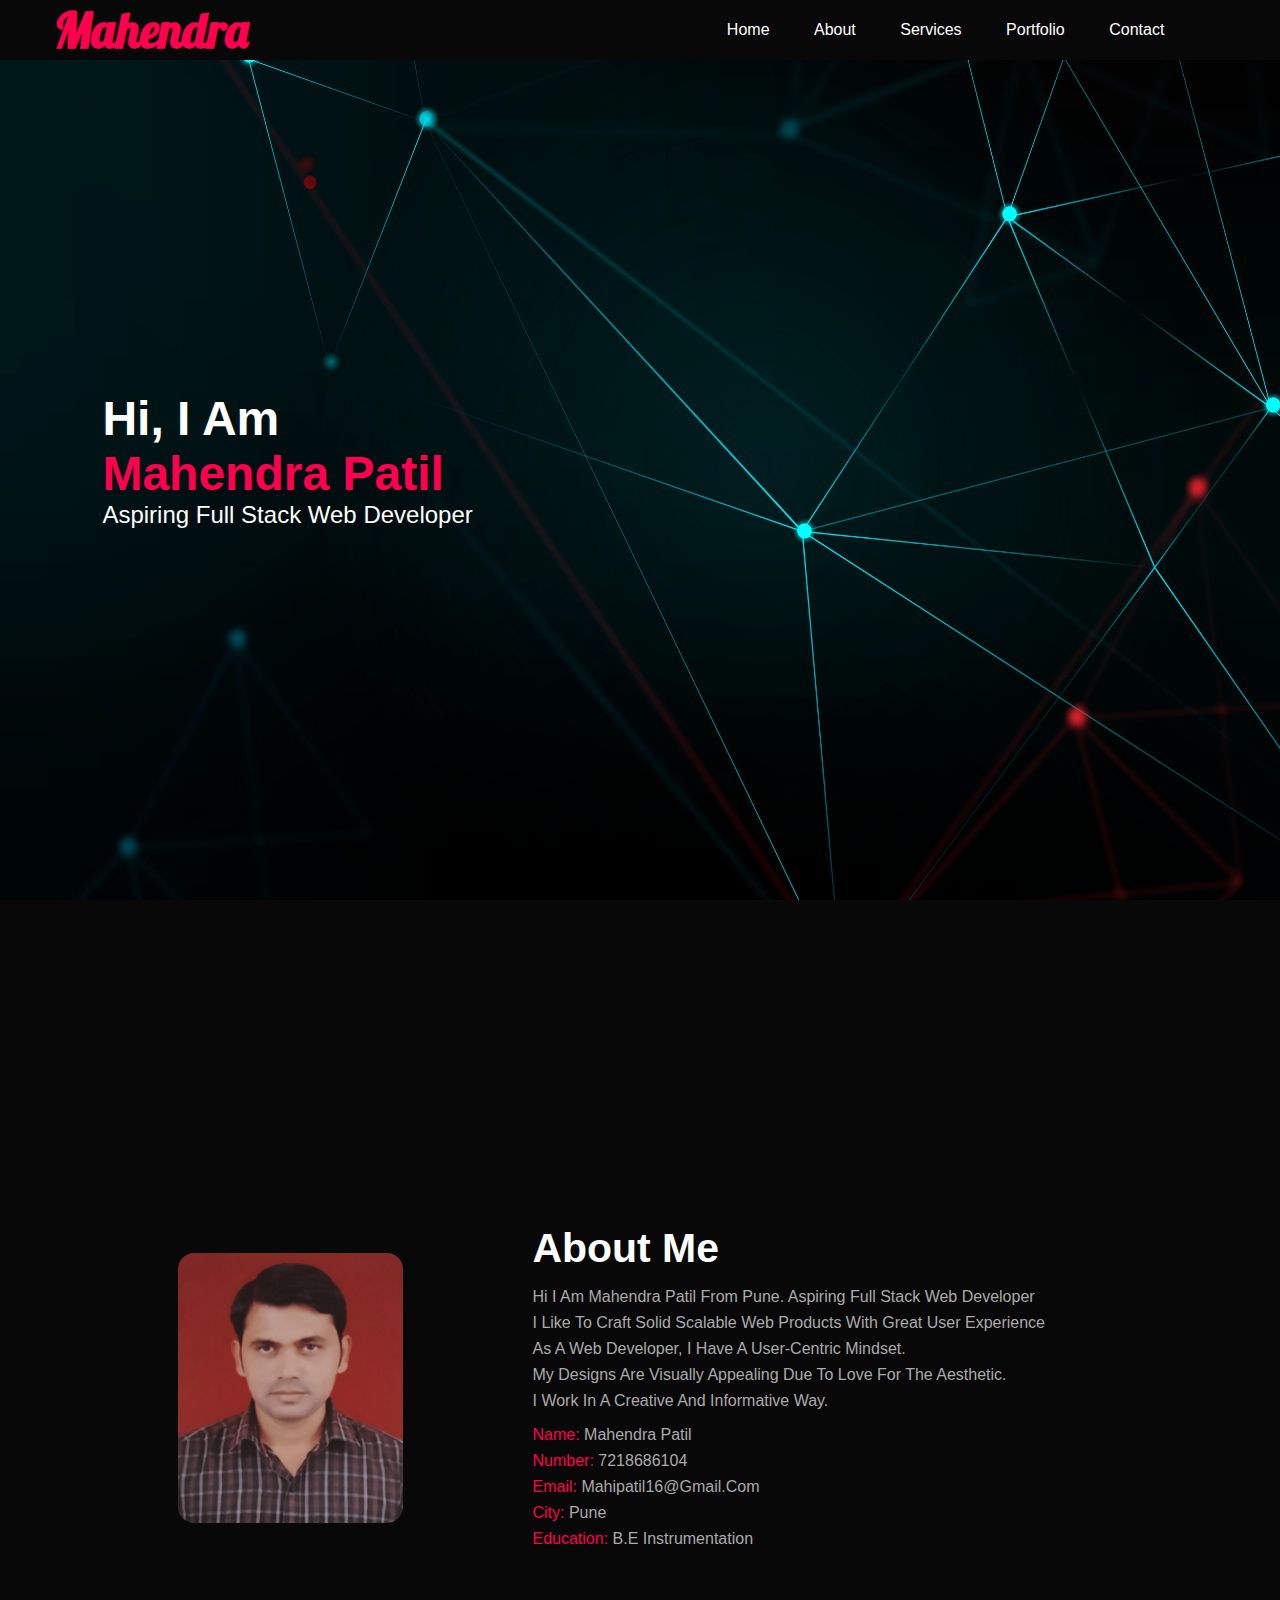
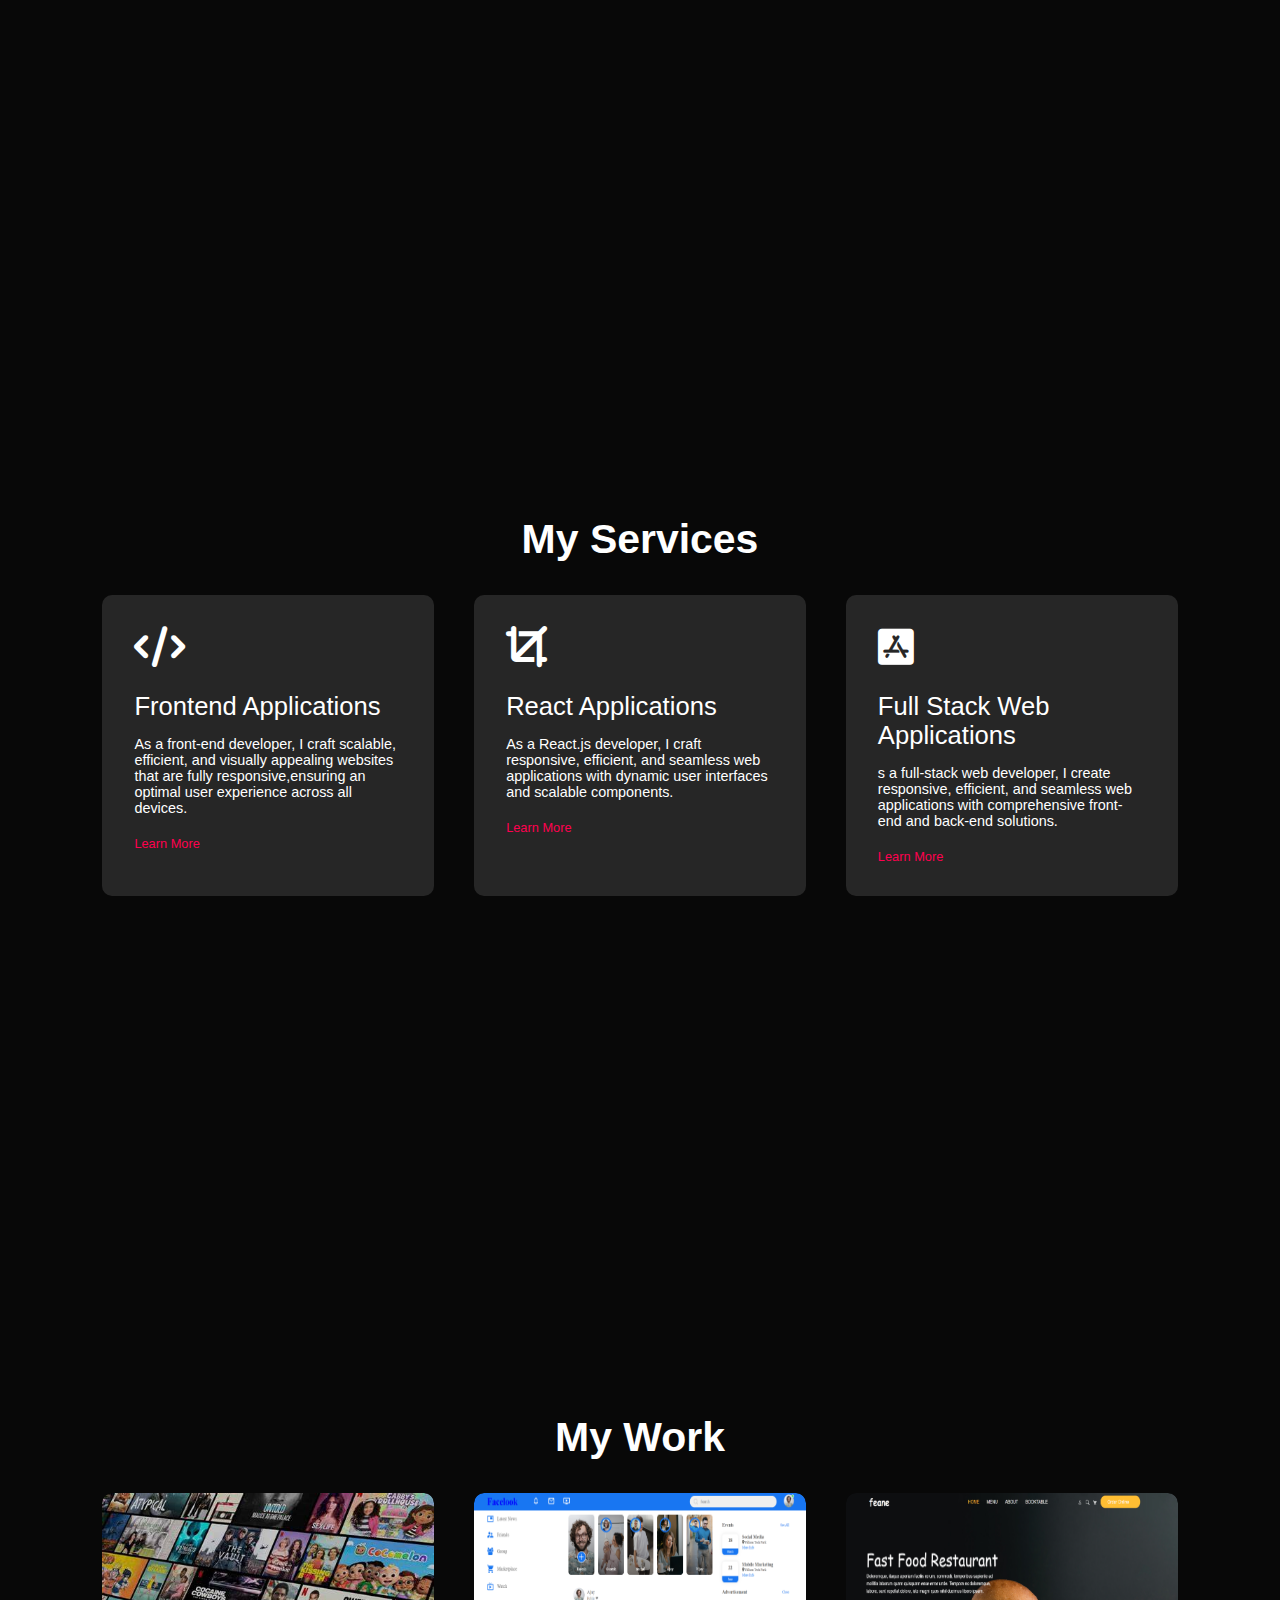
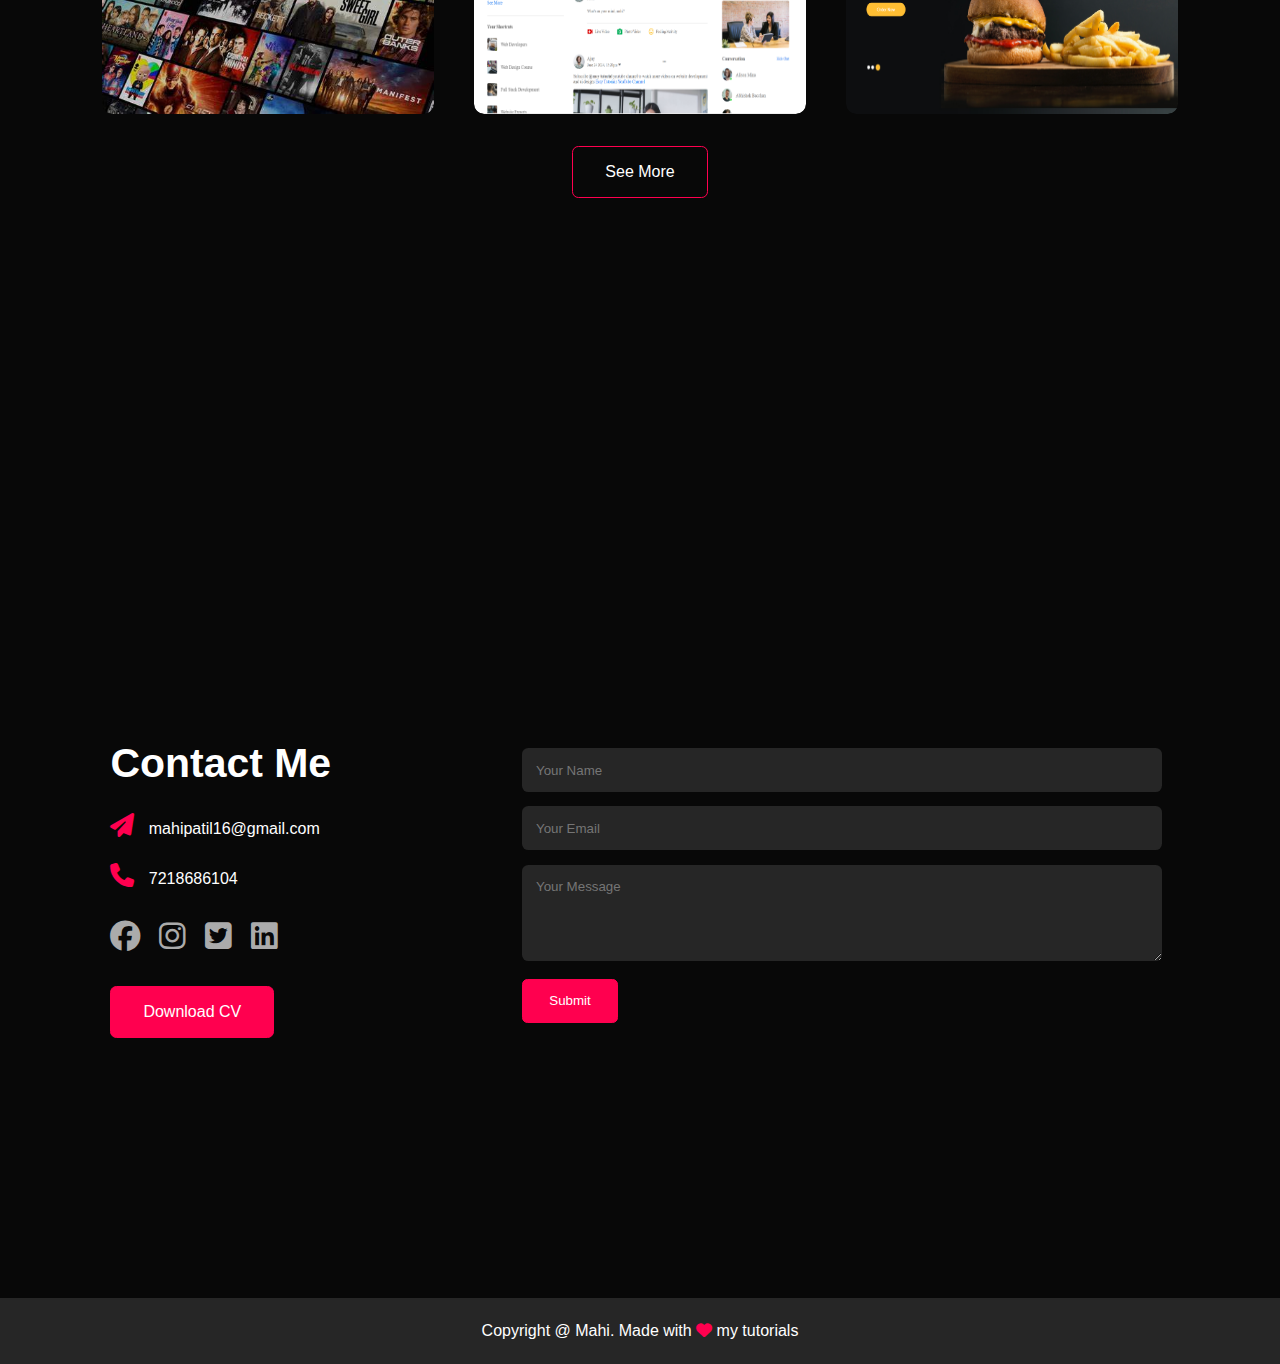
<file: index.html>
<!DOCTYPE html>
<html lang="en">

<head>
  <meta charset="UTF-8">
  <meta name="viewport" content="width=device-width, initial-scale=1.0">
  <meta name="google-site-verification" content="nc9cIt6KcJHFtXrSJ8Zty-7568PVmiiadAOOZ8nOeM8" />
  <title>MP-Portfolio</title>
  <link rel="stylesheet" type="text/css" href="CSS/style2.css">

  <link rel="stylesheet" href="https://cdnjs.cloudflare.com/ajax/libs/font-awesome/6.5.2/css/all.min.css">
</head>

<body>
  <div id="header">
    <div class="container">
      <nav>
        <p class="logo"><span>Mahendra</span></p>
        <ul id="sidemenu">
          <li><a href="#header" onclick="closemenu()">Home</a></li>
          <li><a href="#about" onclick="closemenu()">About</a></li>
          <li><a href="#services" onclick="closemenu()">Services</a></li>
          <li><a href="#portfolio" onclick="closemenu()">Portfolio</a></li>
          <li><a href="#contact" onclick="closemenu()">Contact</a></li>
          <li><i class="fa-solid fa-xmark" onclick="closemenu()"></i></li>
        </ul>
        <i class="fa-solid fa-bars" onclick="openmenu()"></i>
      </nav>
      <div class="header-text">
        <h1>Hi, I Am <br><span>Mahendra Patil</span><br></h1>
        <p>Aspiring Full Stack Web Developer</p>
      </div>
    </div>
  </div>
  <div class="header-layer"></div>
  <!------about------------------>
  <div id="about">
    <div class="container">
      <div class="row">
        <div class="about-col-1">
          <img src="./Images/pic.png" alt="user-img">
        </div>
        <div class="about-col-2">
          <h1 class="sub-title">About Me</h1>
          <p>Hi I Am Mahendra Patil From Pune. Aspiring Full Stack Web Developer</p>
          <p>I Like To Craft Solid Scalable Web Products With Great User Experience
          </p>
          <p>As A Web Developer, I Have A User-centric Mindset.</p>
          <p>My Designs Are Visually Appealing Due To Love For The
            Aesthetic.
          </p>
          <p>I Work In A Creative And Informative Way.</p>
          <div class="personal-info">
            <p><span>Name:</span> Mahendra Patil</p>
            <p><span>Number:</span> 7218686104</p>
            <p><span>Email:</span> mahipatil16@gmail.com</p>
            <p><span>City:</span> Pune</p>
            <p><span>Education:</span> B.E Instrumentation</p>
          </div>
        </div>
      </div>
    </div>
  </div>
  <!-------------------services--------------->
  <div id="services">
    <div class="container">
      <h1 class="sub-title">
        My Services
      </h1>
      <div class="services-list">
        <div>
          <i class="fa-solid fa-code"></i>
          <h2>Frontend Applications</h2>
          <p>As a front-end developer, I craft scalable, efficient, and visually appealing websites that are fully
            responsive,ensuring an optimal user experience across all devices.
          </p>
          <a href="#">Learn More</a>
        </div>
        <div>
          <i class="fa-solid fa-crop"></i>
          <h2>React Applications</h2>
          <p>As a React.js developer, I craft responsive, efficient, and seamless web applications with dynamic user
            interfaces and scalable components.
          </p>
          <a href="#">Learn More</a>
        </div>
        <div>
          <i class="fa-brands fa-app-store-ios"></i>
          <h2>Full Stack Web Applications</h2>
          <p>s a full-stack web developer, I create responsive, efficient, and seamless web applications with
            comprehensive front-end and back-end solutions.
          </p>
          <a href="#">Learn More</a>
        </div>
      </div>
    </div>
  </div>
  <!--------------------portfolio------------------->
  <div id="portfolio">
    <div class="container">
      <h1 class="sub-title">
        My Work
      </h1>
      <div class="work-list">
        <div class="work">
          <img src="./Images/getflix.png" alt="getflix-img">
          <div class="layer">
            <h3>getflix Application</h3>
            <p>getflix is a subscription-based streaming service to watch TV shows and movies
              It is designed using HTML, CSS, Javascript.</p>
            <a href="Projects/getflix-clone/index.html" target="_blank"><i
                class="fa-solid fa-arrow-up-right-from-square"></i></a>
          </div>
        </div>
        <div class="work">
          <img src="./Images/facelook.PNG" alt="facelook">
          <div class="layer">
            <h3>Social Media App</h3>
            <p>This is social media App. It is designed using HTML, CSS, Javascript</p>
            <a href="Projects/Facelook/index.html" target="_blank"><i
                class="fa-solid fa-arrow-up-right-from-square"></i></a>
          </div>
        </div>
        <div class="work">
          <img src="./Images/feane.PNG" alt="feane">
          <div class="layer">
            <h3>Social Media App</h3>
            <p>This is Fast Food Restaurant site designed using HTNL, CSS, Javascript</p>
            <a href="Projects/feane/index.html" target="_blank"><i
                class="fa-solid fa-arrow-up-right-from-square"></i></a>
          </div>
        </div>
      </div>
      <a href="#" class="btn">See More</a>
    </div>
  </div>
  <!-------------------contact--------->
  <div id="contact">
    <div class="container">
      <div class="row">
        <div class="contact-left">
          <h1 class="sub-title">Contact Me</h1>
          <p><i class="fa-solid fa-paper-plane"></i>mahipatil16@gmail.com</p>
          <p><i class="fa-solid fa-phone"></i>7218686104</p>
          <div class="social-icons">
            <a href="#"><i class="fa-brands fa-facebook"></i></a>
            <a href="#"><i class="fa-brands fa-instagram"></i></a>
            <a href="#"><i class="fa-brands fa-twitter-square"></i></a>
            <a href="#"><i class="fa-brands fa-linkedin"></i></a>
          </div>
          <a href="./Images/Mahendra-2.pdf" download class="btn btnr">Download CV</a>
        </div>
        <div class="contact-right">
          <form name="submit-to-google-sheet">
            <input type="text" name="name" placeholder="Your Name" required>
            <input type="email" name="email" placeholder="Your Email">
            <textarea name="Message" placeholder="Your Message"></textarea>
            <button type="submit" class="btn btnl">Submit</button>
          </form>
          <span id="msg"></span>
        </div>
      </div>
    </div>
    <div class="copyright">
      <p>Copyright @ Mahi. Made with <i class="fa-solid fa-heart"></i> my tutorials</p>
    </div>
  </div>
  <script src="./Js/script.js"></script>
  <script>
    const scriptURL = 'https://script.google.com/macros/s/AKfycbyNxg-ahQd2eJev_3-JQ7gIYz7r2udZYnP5yK9JIaNDfoDLq4fp9Oc_hvRU6Rnk85YVgQ/exec'
    const form = document.forms['submit-to-google-sheet']

    const msg = document.getElementById('msg');

    form.addEventListener('submit', e => {
      e.preventDefault()
      fetch(scriptURL, { method: 'POST', body: new FormData(form) })
        .then(response => {
          msg.innerHTML = "Message sent successfully"
          setTimeout(function () {
            msg.innerHTML = ""
          }, 5000);
          form.reset()
        })
        .catch(error => console.error('Error!', error.message))
    })
  </script>
</body>

</html>
</file>
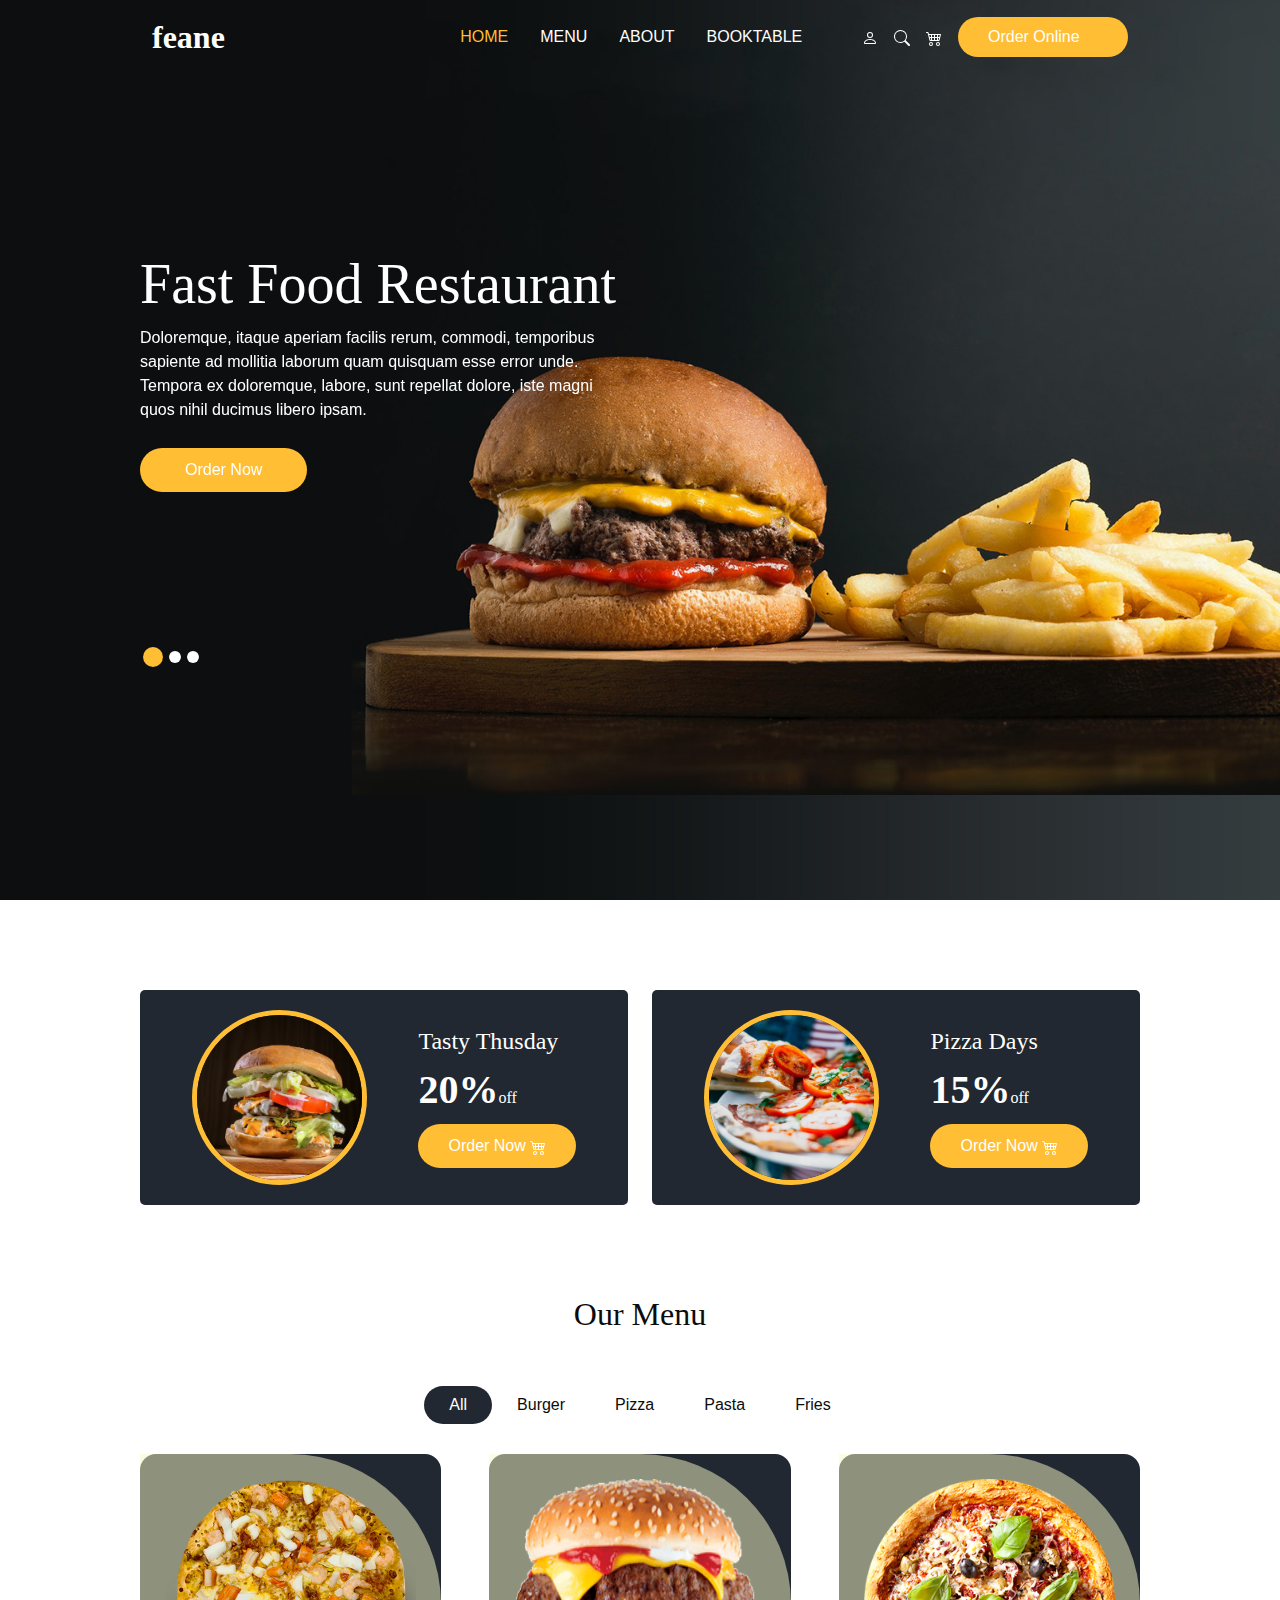
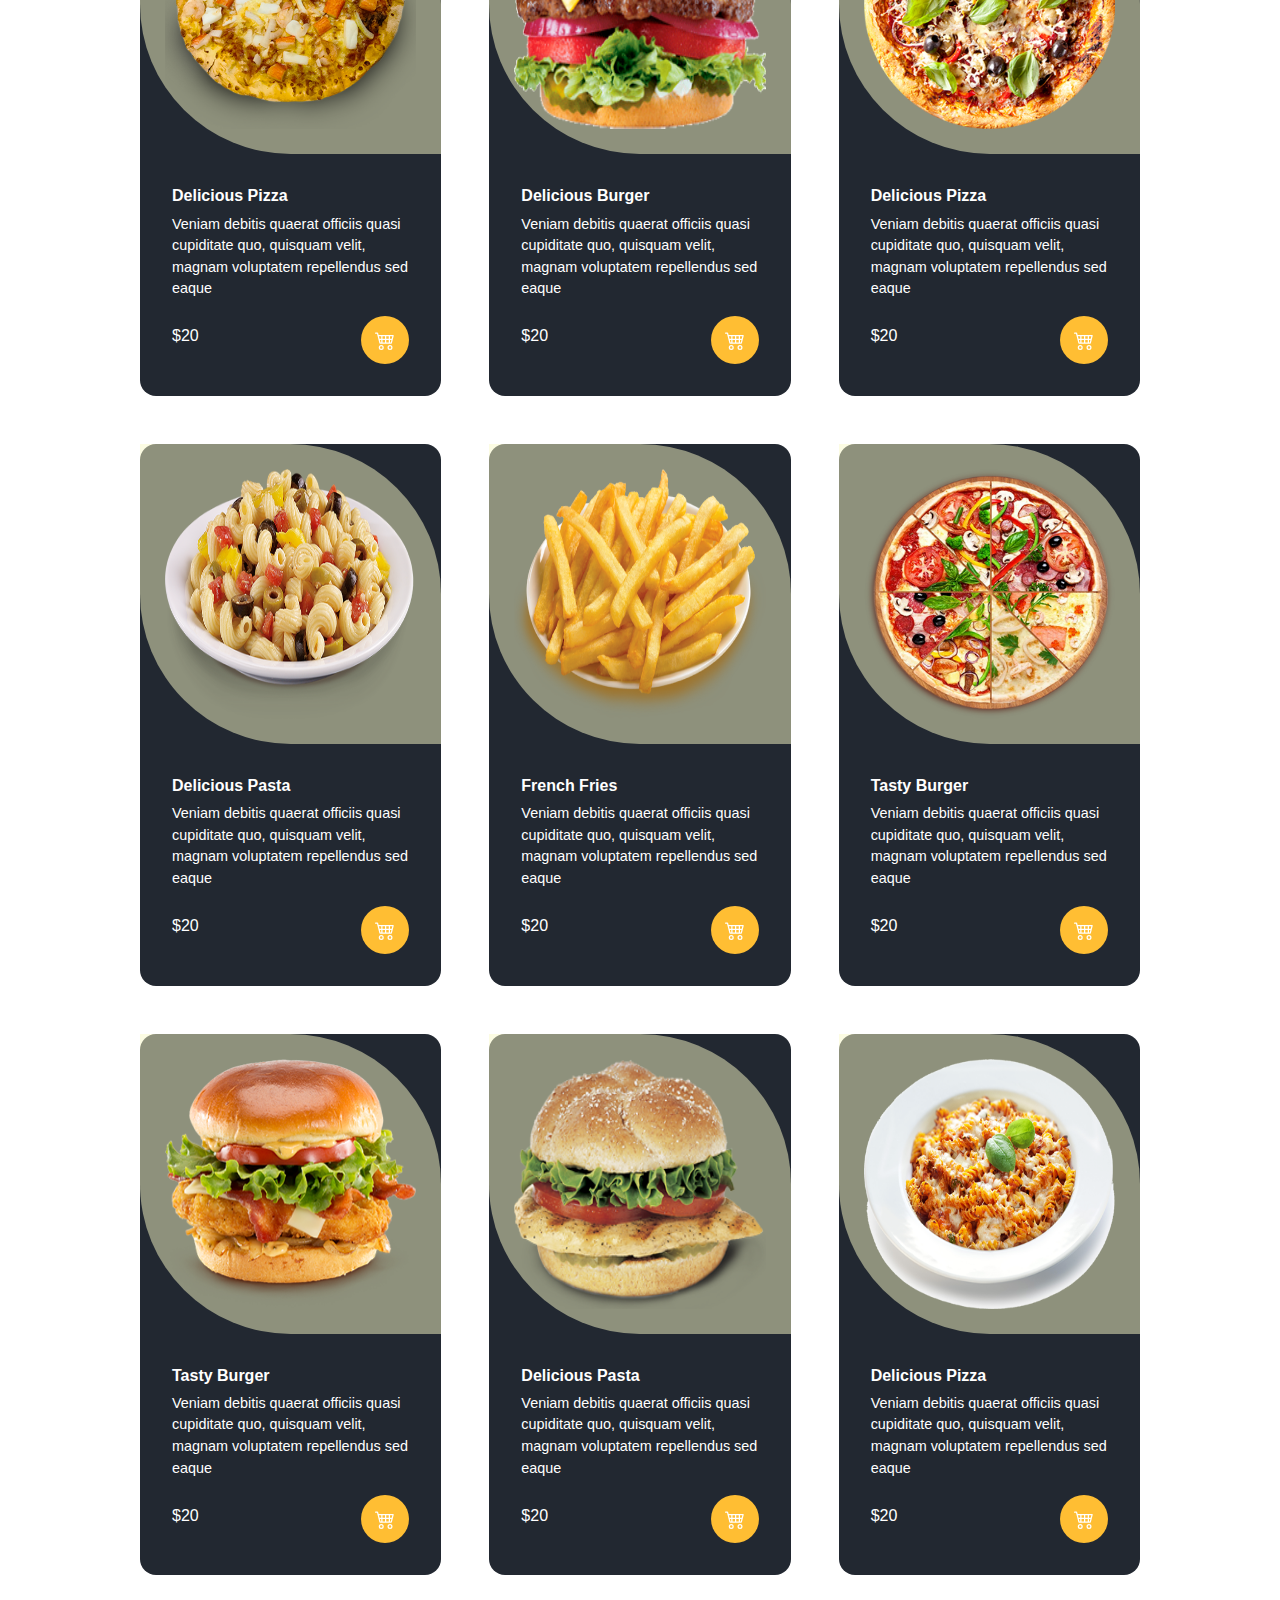
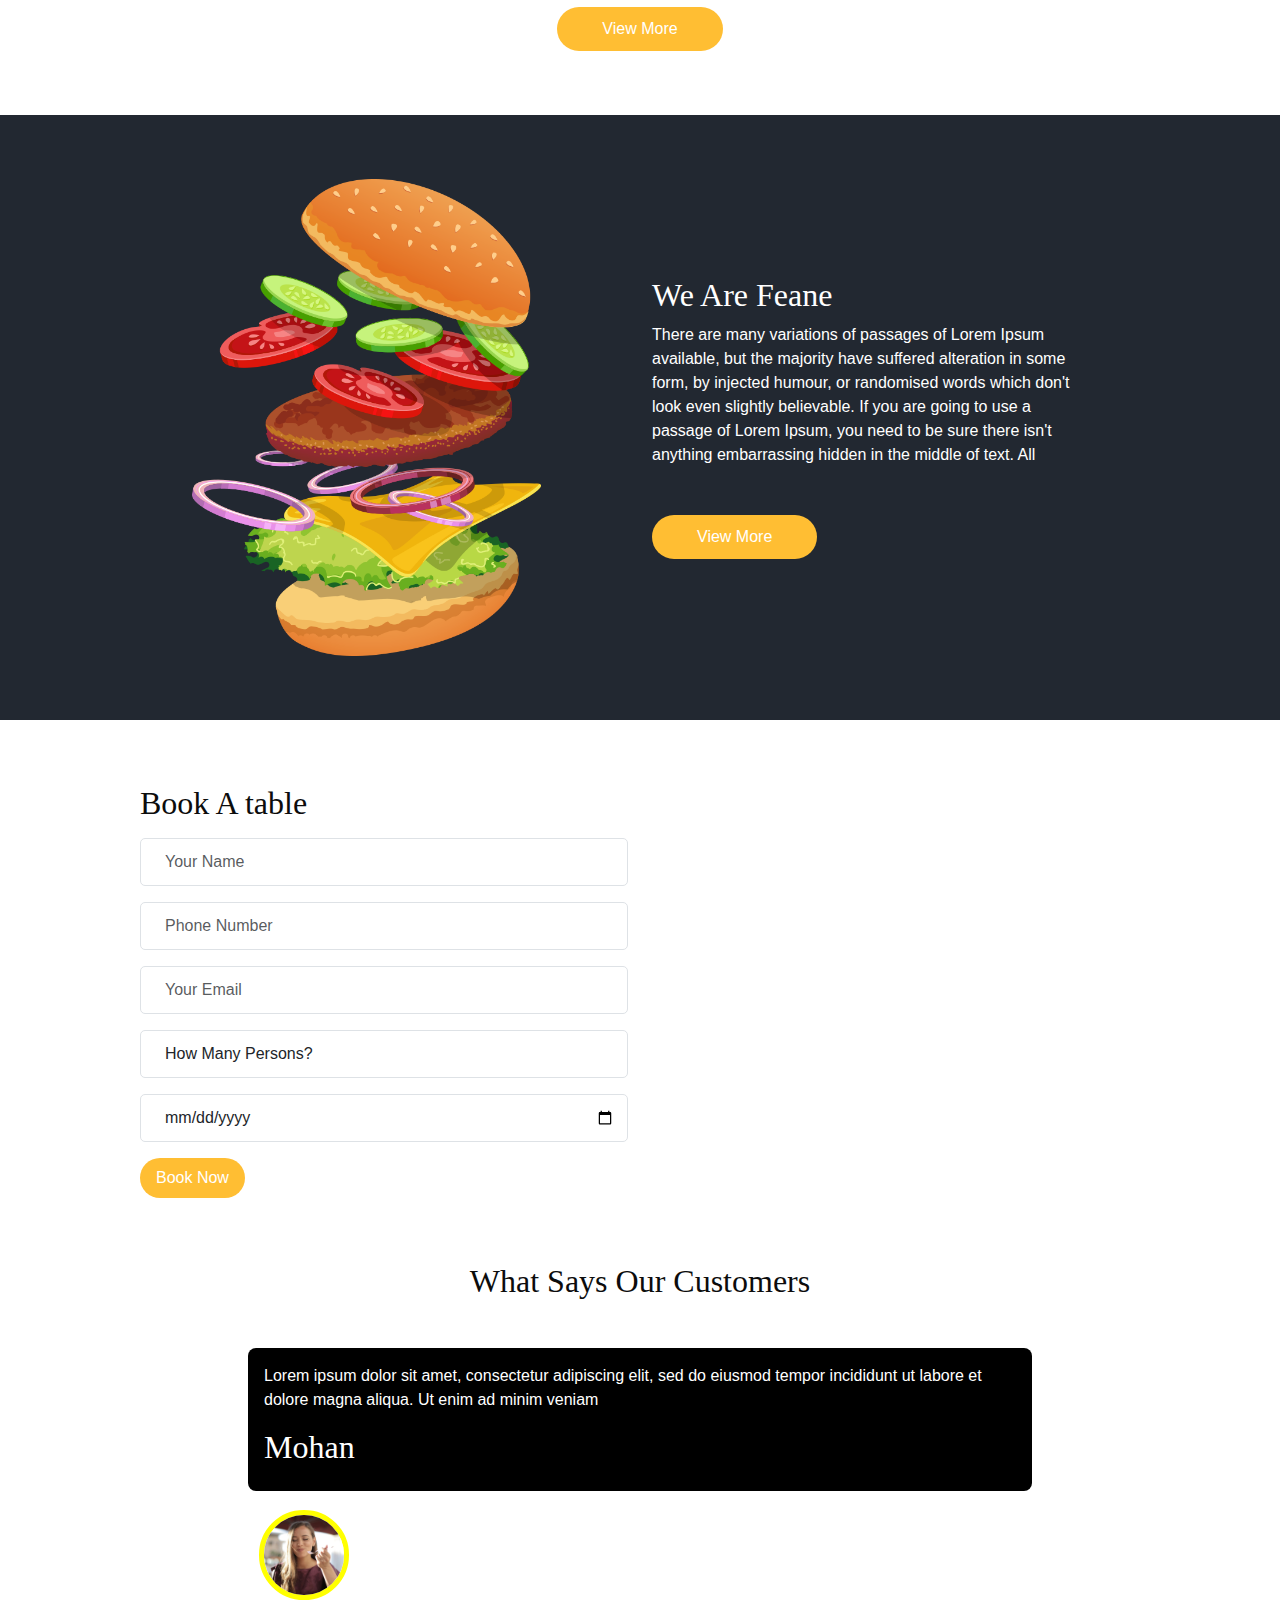
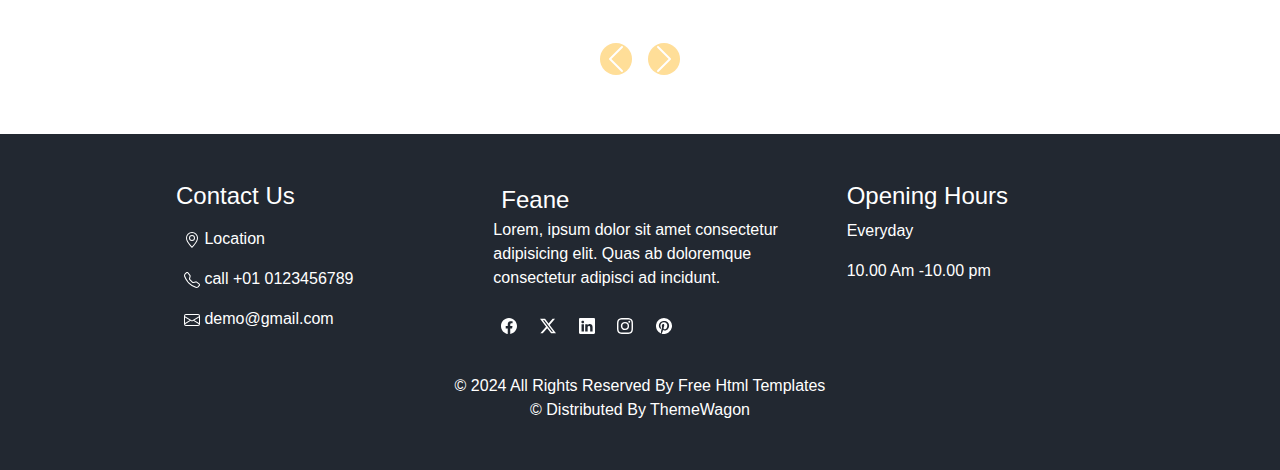
<file: Projects/feane/index.html>
<!DOCTYPE html>
<html lang="en">

<head>
  <meta charset="UTF-8">
  <meta name="viewport" content="width=device-width, initial-scale=1.0">
  <title>Food Wagon</title>
  <link href="https://cdn.jsdelivr.net/npm/bootstrap@5.3.3/dist/css/bootstrap.min.css" rel="stylesheet"
    integrity="sha384-QWTKZyjpPEjISv5WaRU9OFeRpok6YctnYmDr5pNlyT2bRjXh0JMhjY6hW+ALEwIH" crossorigin="anonymous">
  <link rel="stylesheet" href="css/style.css">
</head>

<body>
  <div class="hero-area" id="home">
    <div class="bg-box">
      <!-- hero-img -->
      <img src="./Images/hero-bg.jpg" alt="hero-img">
    </div>
    <!-- header-section -->
    <header class="header-section">
      <div class="container">
        <nav class="navbar navbar-expand-lg navbar-light">
          <div class="container-fluid">
            <a class="navbar-brand" href="#home"><span>feane</span></a>
            <button class="navbar-toggler" type="button" data-bs-toggle="collapse"
              data-bs-target="#navbarSupportedContent" aria-controls="navbarSupportedContent" aria-expanded="false"
              aria-label="Toggle navigation">
              <span class="navbar-toggler-icon"></span>
            </button>
            <div class="collapse navbar-collapse" id="navbarSupportedContent">
              <ul class="navbar-nav mx-auto mb-2 mb-lg-0">
                <li class="nav-item">
                  <a class="nav-link active" aria-current="page" href="#home">Home</a>
                </li>
                <li class="nav-item">
                  <a class="nav-link" href="#menu">Menu</a>
                </li>
                <li class="nav-item">
                  <a class="nav-link" href="#about" id="#about">About</a>
                </li>
                <li class="nav-item">
                  <a class="nav-link" href="#booktable">BookTable</a>
                </li>
              </ul>
              <div class="user_option">
                <a href="#" class="user_link">
                  <svg xmlns="http://www.w3.org/2000/svg" width="16" height="16" fill="currentColor"
                    class="bi bi-person" viewBox="0 0 16 16">
                    <path
                      d="M8 8a3 3 0 1 0 0-6 3 3 0 0 0 0 6m2-3a2 2 0 1 1-4 0 2 2 0 0 1 4 0m4 8c0 1-1 1-1 1H3s-1 0-1-1 1-4 6-4 6 3 6 4m-1-.004c-.001-.246-.154-.986-.832-1.664C11.516 10.68 10.289 10 8 10s-3.516.68-4.168 1.332c-.678.678-.83 1.418-.832 1.664z" />
                  </svg>
                </a>
                <form class="form-inline">
                  <svg xmlns="http://www.w3.org/2000/svg" width="16" height="16" fill="currentColor"
                    class="bi bi-search" viewBox="0 0 16 16">
                    <path
                      d="M11.742 10.344a6.5 6.5 0 1 0-1.397 1.398h-.001q.044.06.098.115l3.85 3.85a1 1 0 0 0 1.415-1.414l-3.85-3.85a1 1 0 0 0-.115-.1zM12 6.5a5.5 5.5 0 1 1-11 0 5.5 5.5 0 0 1 11 0" />
                  </svg>
                </form>
                <a href="#" class="cart-link">
                  <svg xmlns="http://www.w3.org/2000/svg" width="16" height="16" fill="currentColor" class="bi bi-cart4"
                    viewBox="0 0 16 16">
                    <path
                      d="M0 2.5A.5.5 0 0 1 .5 2H2a.5.5 0 0 1 .485.379L2.89 4H14.5a.5.5 0 0 1 .485.621l-1.5 6A.5.5 0 0 1 13 11H4a.5.5 0 0 1-.485-.379L1.61 3H.5a.5.5 0 0 1-.5-.5M3.14 5l.5 2H5V5zM6 5v2h2V5zm3 0v2h2V5zm3 0v2h1.36l.5-2zm1.11 3H12v2h.61zM11 8H9v2h2zM8 8H6v2h2zM5 8H3.89l.5 2H5zm0 5a1 1 0 1 0 0 2 1 1 0 0 0 0-2m-2 1a2 2 0 1 1 4 0 2 2 0 0 1-4 0m9-1a1 1 0 1 0 0 2 1 1 0 0 0 0-2m-2 1a2 2 0 1 1 4 0 2 2 0 0 1-4 0" />
                  </svg>
                </a>
                <a href="#" class="order_online">Order Online</a>
              </div>
            </div>
          </div>
        </nav>
      </div>
    </header>
    <!-- slider section -->
    <div class="slider_section">
      <div id="carouselExampleIndicators" class="carousel slide" data-bs-ride="carousel">
        <div class="carousel-inner">
          <div class="carousel-item active">
            <div class="container">
              <div class="row">
                <div class="col-12 col-md-7 col-lg-6">
                  <div class="detail-box">
                    <h1>Fast Food Restaurant</h1>
                    <p>Doloremque, itaque aperiam facilis rerum, commodi, temporibus sapiente ad mollitia laborum quam
                      quisquam esse error unde. Tempora ex doloremque, labore, sunt repellat dolore, iste magni quos
                      nihil ducimus libero ipsam.
                    </p>
                    <div class="btn-box">
                      <a href="#" class="btn1">Order Now</a>
                    </div>
                  </div>
                </div>
              </div>
            </div>
          </div>
          <div class="carousel-item">
            <div class="container">
              <div class="row">
                <div class="col-12 col-md-7 col-lg-6">
                  <div class="detail-box">
                    <h1>Fast Food Restaurant</h1>
                    <p>Doloremque, itaque aperiam facilis rerum, commodi, temporibus sapiente ad mollitia laborum quam
                      quisquam esse error unde. Tempora ex doloremque, labore, sunt repellat dolore, iste magni quos
                      nihil ducimus libero ipsam.
                    </p>
                    <div class="btn-box">
                      <a href="#" class="btn1">Order Now</a>
                    </div>
                  </div>
                </div>
              </div>
            </div>
          </div>
          <div class="carousel-item">
            <div class="container">
              <div class="row">
                <div class="col-12 col-md-7 col-lg-6">
                  <div class="detail-box">
                    <h1>Fast Food Restaurant</h1>
                    <p>Doloremque, itaque aperiam facilis rerum, commodi, temporibus sapiente ad mollitia laborum quam
                      quisquam esse error unde. Tempora ex doloremque, labore, sunt repellat dolore, iste magni quos
                      nihil ducimus libero ipsam.
                    </p>
                    <div class="btn-box">
                      <a href="#" class="btn1">Order Now</a>
                    </div>
                  </div>
                </div>
              </div>
            </div>
          </div>
        </div>
        <div class="container">
          <div class="carousel-indicators">
            <button type="button" data-bs-target="#carouselExampleIndicators" data-bs-slide-to="0" class="active"
              aria-current="true" aria-label="Slide 1"></button>
            <button type="button" data-bs-target="#carouselExampleIndicators" data-bs-slide-to="1"
              aria-label="Slide 2"></button>
            <button type="button" data-bs-target="#carouselExampleIndicators" data-bs-slide-to="2"
              aria-label="Slide 3"></button>
          </div>
        </div>
      </div>
    </div>
  </div>
  <!-- offer-section -->
  <section class="offer_section">
    <div class="offer_container">
      <div class="container">
        <div class="row">
          <div class="col-md-6">
            <div class="box">
              <div class="img-box">
                <img src="./Images/offer-img-1.jpg" alt="img-1">
              </div>
              <div class="detail-box">
                <h5>Tasty Thusday</h5>
                <h6><span>20%</span>off</h6>
                <a href="#">
                  Order Now
                  <svg xmlns="http://www.w3.org/2000/svg" width="16" height="16" fill="currentColor" class="bi bi-cart4"
                    viewBox="0 0 16 16">
                    <path
                      d="M0 2.5A.5.5 0 0 1 .5 2H2a.5.5 0 0 1 .485.379L2.89 4H14.5a.5.5 0 0 1 .485.621l-1.5 6A.5.5 0 0 1 13 11H4a.5.5 0 0 1-.485-.379L1.61 3H.5a.5.5 0 0 1-.5-.5M3.14 5l.5 2H5V5zM6 5v2h2V5zm3 0v2h2V5zm3 0v2h1.36l.5-2zm1.11 3H12v2h.61zM11 8H9v2h2zM8 8H6v2h2zM5 8H3.89l.5 2H5zm0 5a1 1 0 1 0 0 2 1 1 0 0 0 0-2m-2 1a2 2 0 1 1 4 0 2 2 0 0 1-4 0m9-1a1 1 0 1 0 0 2 1 1 0 0 0 0-2m-2 1a2 2 0 1 1 4 0 2 2 0 0 1-4 0" />
                  </svg>
                </a>
              </div>
            </div>
          </div>
          <div class="col-md-6">
            <div class="box">
              <div class="img-box">
                <img src="./Images/offer-img-2.jpg" alt="img-1">
              </div>
              <div class="detail-box">
                <h5>Pizza Days</h5>
                <h6><span>15%</span>off</h6>
                <a href="#">
                  Order Now
                  <svg xmlns="http://www.w3.org/2000/svg" width="16" height="16" fill="currentColor" class="bi bi-cart4"
                    viewBox="0 0 16 16">
                    <path
                      d="M0 2.5A.5.5 0 0 1 .5 2H2a.5.5 0 0 1 .485.379L2.89 4H14.5a.5.5 0 0 1 .485.621l-1.5 6A.5.5 0 0 1 13 11H4a.5.5 0 0 1-.485-.379L1.61 3H.5a.5.5 0 0 1-.5-.5M3.14 5l.5 2H5V5zM6 5v2h2V5zm3 0v2h2V5zm3 0v2h1.36l.5-2zm1.11 3H12v2h.61zM11 8H9v2h2zM8 8H6v2h2zM5 8H3.89l.5 2H5zm0 5a1 1 0 1 0 0 2 1 1 0 0 0 0-2m-2 1a2 2 0 1 1 4 0 2 2 0 0 1-4 0m9-1a1 1 0 1 0 0 2 1 1 0 0 0 0-2m-2 1a2 2 0 1 1 4 0 2 2 0 0 1-4 0" />
                  </svg>
                </a>
              </div>
            </div>
          </div>
        </div>
      </div>
    </div>
  </section>
  <section class="food_section" id="menu">
    <div class="container">
      <div class="heading_container">
        <h2>Our Menu</h2>
      </div>
      <ul class="filters_menu">
        <li class="active" data-filter="*">All</li>
        <li data-filter=".burger">Burger</li>
        <li data-filter=".Pizza">Pizza</li>
        <li data-filter=".pasta">Pasta</li>
        <li data-filter=".fries">Fries</li>
      </ul>
      <div class="grid-container">
        <div class="grid-item">
          <div class="menu-box">
            <div class="img-box">
              <img src="./Images/f1.png" alt="menu-item">
            </div>
            <div class="detail-box">
              <h5>Delicious Pizza</h5>
              <p>Veniam debitis quaerat officiis quasi cupiditate quo, quisquam velit, magnam voluptatem repellendus sed
                eaque
              </p>
              <div class="menu-box-cart">
                <h6>$20</h6>
                <a href="#">
                  <svg xmlns="http://www.w3.org/2000/svg" width="20" height="20" fill="currentColor" class="bi bi-cart4"
                    viewBox="0 0 16 16">
                    <path
                      d="M0 2.5A.5.5 0 0 1 .5 2H2a.5.5 0 0 1 .485.379L2.89 4H14.5a.5.5 0 0 1 .485.621l-1.5 6A.5.5 0 0 1 13 11H4a.5.5 0 0 1-.485-.379L1.61 3H.5a.5.5 0 0 1-.5-.5M3.14 5l.5 2H5V5zM6 5v2h2V5zm3 0v2h2V5zm3 0v2h1.36l.5-2zm1.11 3H12v2h.61zM11 8H9v2h2zM8 8H6v2h2zM5 8H3.89l.5 2H5zm0 5a1 1 0 1 0 0 2 1 1 0 0 0 0-2m-2 1a2 2 0 1 1 4 0 2 2 0 0 1-4 0m9-1a1 1 0 1 0 0 2 1 1 0 0 0 0-2m-2 1a2 2 0 1 1 4 0 2 2 0 0 1-4 0" />
                  </svg>
                </a>
              </div>
            </div>
          </div>
        </div>
        <div class="grid-item">
          <div class="menu-box">
            <div class="img-box">
              <img src="./Images/f2.png" alt="menu-item">
            </div>
            <div class="detail-box">
              <h5>Delicious Burger</h5>
              <p>Veniam debitis quaerat officiis quasi cupiditate quo, quisquam velit, magnam voluptatem repellendus sed
                eaque
              </p>
              <div class="menu-box-cart">
                <h6>$20</h6>
                <a href="#">
                  <svg xmlns="http://www.w3.org/2000/svg" width="20" height="20" fill="currentColor" class="bi bi-cart4"
                    viewBox="0 0 16 16">
                    <path
                      d="M0 2.5A.5.5 0 0 1 .5 2H2a.5.5 0 0 1 .485.379L2.89 4H14.5a.5.5 0 0 1 .485.621l-1.5 6A.5.5 0 0 1 13 11H4a.5.5 0 0 1-.485-.379L1.61 3H.5a.5.5 0 0 1-.5-.5M3.14 5l.5 2H5V5zM6 5v2h2V5zm3 0v2h2V5zm3 0v2h1.36l.5-2zm1.11 3H12v2h.61zM11 8H9v2h2zM8 8H6v2h2zM5 8H3.89l.5 2H5zm0 5a1 1 0 1 0 0 2 1 1 0 0 0 0-2m-2 1a2 2 0 1 1 4 0 2 2 0 0 1-4 0m9-1a1 1 0 1 0 0 2 1 1 0 0 0 0-2m-2 1a2 2 0 1 1 4 0 2 2 0 0 1-4 0" />
                  </svg>
                </a>
              </div>
            </div>
          </div>
        </div>
        <div class="grid-item">
          <div class="menu-box">
            <div class="img-box">
              <img src="./Images/f3.png" alt="menu-item">
            </div>
            <div class="detail-box">
              <h5>Delicious Pizza</h5>
              <p>Veniam debitis quaerat officiis quasi cupiditate quo, quisquam velit, magnam voluptatem repellendus sed
                eaque
              </p>
              <div class="menu-box-cart">
                <h6>$20</h6>
                <a href="#">
                  <svg xmlns="http://www.w3.org/2000/svg" width="20" height="20" fill="currentColor" class="bi bi-cart4"
                    viewBox="0 0 16 16">
                    <path
                      d="M0 2.5A.5.5 0 0 1 .5 2H2a.5.5 0 0 1 .485.379L2.89 4H14.5a.5.5 0 0 1 .485.621l-1.5 6A.5.5 0 0 1 13 11H4a.5.5 0 0 1-.485-.379L1.61 3H.5a.5.5 0 0 1-.5-.5M3.14 5l.5 2H5V5zM6 5v2h2V5zm3 0v2h2V5zm3 0v2h1.36l.5-2zm1.11 3H12v2h.61zM11 8H9v2h2zM8 8H6v2h2zM5 8H3.89l.5 2H5zm0 5a1 1 0 1 0 0 2 1 1 0 0 0 0-2m-2 1a2 2 0 1 1 4 0 2 2 0 0 1-4 0m9-1a1 1 0 1 0 0 2 1 1 0 0 0 0-2m-2 1a2 2 0 1 1 4 0 2 2 0 0 1-4 0" />
                  </svg>
                </a>
              </div>
            </div>
          </div>
        </div>
        <div class="grid-item">
          <div class="menu-box">
            <div class="img-box">
              <img src="./Images/f4.png" alt="menu-item">
            </div>
            <div class="detail-box">
              <h5>Delicious Pasta</h5>
              <p>Veniam debitis quaerat officiis quasi cupiditate quo, quisquam velit, magnam voluptatem repellendus sed
                eaque
              </p>
              <div class="menu-box-cart">
                <h6>$20</h6>
                <a href="#">
                  <svg xmlns="http://www.w3.org/2000/svg" width="20" height="20" fill="currentColor" class="bi bi-cart4"
                    viewBox="0 0 16 16">
                    <path
                      d="M0 2.5A.5.5 0 0 1 .5 2H2a.5.5 0 0 1 .485.379L2.89 4H14.5a.5.5 0 0 1 .485.621l-1.5 6A.5.5 0 0 1 13 11H4a.5.5 0 0 1-.485-.379L1.61 3H.5a.5.5 0 0 1-.5-.5M3.14 5l.5 2H5V5zM6 5v2h2V5zm3 0v2h2V5zm3 0v2h1.36l.5-2zm1.11 3H12v2h.61zM11 8H9v2h2zM8 8H6v2h2zM5 8H3.89l.5 2H5zm0 5a1 1 0 1 0 0 2 1 1 0 0 0 0-2m-2 1a2 2 0 1 1 4 0 2 2 0 0 1-4 0m9-1a1 1 0 1 0 0 2 1 1 0 0 0 0-2m-2 1a2 2 0 1 1 4 0 2 2 0 0 1-4 0" />
                  </svg>
                </a>
              </div>
            </div>
          </div>
        </div>
        <div class="grid-item">
          <div class="menu-box">
            <div class="img-box">
              <img src="./Images/f5.png" alt="menu-item">
            </div>
            <div class="detail-box">
              <h5>French Fries</h5>
              <p>Veniam debitis quaerat officiis quasi cupiditate quo, quisquam velit, magnam voluptatem repellendus sed
                eaque
              </p>
              <div class="menu-box-cart">
                <h6>$20</h6>
                <a href="#">
                  <svg xmlns="http://www.w3.org/2000/svg" width="20" height="20" fill="currentColor" class="bi bi-cart4"
                    viewBox="0 0 16 16">
                    <path
                      d="M0 2.5A.5.5 0 0 1 .5 2H2a.5.5 0 0 1 .485.379L2.89 4H14.5a.5.5 0 0 1 .485.621l-1.5 6A.5.5 0 0 1 13 11H4a.5.5 0 0 1-.485-.379L1.61 3H.5a.5.5 0 0 1-.5-.5M3.14 5l.5 2H5V5zM6 5v2h2V5zm3 0v2h2V5zm3 0v2h1.36l.5-2zm1.11 3H12v2h.61zM11 8H9v2h2zM8 8H6v2h2zM5 8H3.89l.5 2H5zm0 5a1 1 0 1 0 0 2 1 1 0 0 0 0-2m-2 1a2 2 0 1 1 4 0 2 2 0 0 1-4 0m9-1a1 1 0 1 0 0 2 1 1 0 0 0 0-2m-2 1a2 2 0 1 1 4 0 2 2 0 0 1-4 0" />
                  </svg>
                </a>
              </div>
            </div>
          </div>
        </div>
        <div class="grid-item">
          <div class="menu-box">
            <div class="img-box">
              <img src="./Images/f6.png" alt="menu-item">
            </div>
            <div class="detail-box">
              <h5>Tasty Burger</h5>
              <p>Veniam debitis quaerat officiis quasi cupiditate quo, quisquam velit, magnam voluptatem repellendus sed
                eaque
              </p>
              <div class="menu-box-cart">
                <h6>$20</h6>
                <a href="#">
                  <svg xmlns="http://www.w3.org/2000/svg" width="20" height="20" fill="currentColor" class="bi bi-cart4"
                    viewBox="0 0 16 16">
                    <path
                      d="M0 2.5A.5.5 0 0 1 .5 2H2a.5.5 0 0 1 .485.379L2.89 4H14.5a.5.5 0 0 1 .485.621l-1.5 6A.5.5 0 0 1 13 11H4a.5.5 0 0 1-.485-.379L1.61 3H.5a.5.5 0 0 1-.5-.5M3.14 5l.5 2H5V5zM6 5v2h2V5zm3 0v2h2V5zm3 0v2h1.36l.5-2zm1.11 3H12v2h.61zM11 8H9v2h2zM8 8H6v2h2zM5 8H3.89l.5 2H5zm0 5a1 1 0 1 0 0 2 1 1 0 0 0 0-2m-2 1a2 2 0 1 1 4 0 2 2 0 0 1-4 0m9-1a1 1 0 1 0 0 2 1 1 0 0 0 0-2m-2 1a2 2 0 1 1 4 0 2 2 0 0 1-4 0" />
                  </svg>
                </a>
              </div>
            </div>
          </div>
        </div>
        <div class="grid-item">
          <div class="menu-box">
            <div class="img-box">
              <img src="./Images/f7.png" alt="menu-item">
            </div>
            <div class="detail-box">
              <h5>Tasty Burger</h5>
              <p>Veniam debitis quaerat officiis quasi cupiditate quo, quisquam velit, magnam voluptatem repellendus sed
                eaque
              </p>
              <div class="menu-box-cart">
                <h6>$20</h6>
                <a href="#">
                  <svg xmlns="http://www.w3.org/2000/svg" width="20" height="20" fill="currentColor" class="bi bi-cart4"
                    viewBox="0 0 16 16">
                    <path
                      d="M0 2.5A.5.5 0 0 1 .5 2H2a.5.5 0 0 1 .485.379L2.89 4H14.5a.5.5 0 0 1 .485.621l-1.5 6A.5.5 0 0 1 13 11H4a.5.5 0 0 1-.485-.379L1.61 3H.5a.5.5 0 0 1-.5-.5M3.14 5l.5 2H5V5zM6 5v2h2V5zm3 0v2h2V5zm3 0v2h1.36l.5-2zm1.11 3H12v2h.61zM11 8H9v2h2zM8 8H6v2h2zM5 8H3.89l.5 2H5zm0 5a1 1 0 1 0 0 2 1 1 0 0 0 0-2m-2 1a2 2 0 1 1 4 0 2 2 0 0 1-4 0m9-1a1 1 0 1 0 0 2 1 1 0 0 0 0-2m-2 1a2 2 0 1 1 4 0 2 2 0 0 1-4 0" />
                  </svg>
                </a>
              </div>
            </div>
          </div>
        </div>
        <div class="grid-item">
          <div class="menu-box">
            <div class="img-box">
              <img src="./Images/f8.png" alt="menu-item">
            </div>
            <div class="detail-box">
              <h5>Delicious Pasta</h5>
              <p>Veniam debitis quaerat officiis quasi cupiditate quo, quisquam velit, magnam voluptatem repellendus sed
                eaque
              </p>
              <div class="menu-box-cart">
                <h6>$20</h6>
                <a href="#">
                  <svg xmlns="http://www.w3.org/2000/svg" width="20" height="20" fill="currentColor" class="bi bi-cart4"
                    viewBox="0 0 16 16">
                    <path
                      d="M0 2.5A.5.5 0 0 1 .5 2H2a.5.5 0 0 1 .485.379L2.89 4H14.5a.5.5 0 0 1 .485.621l-1.5 6A.5.5 0 0 1 13 11H4a.5.5 0 0 1-.485-.379L1.61 3H.5a.5.5 0 0 1-.5-.5M3.14 5l.5 2H5V5zM6 5v2h2V5zm3 0v2h2V5zm3 0v2h1.36l.5-2zm1.11 3H12v2h.61zM11 8H9v2h2zM8 8H6v2h2zM5 8H3.89l.5 2H5zm0 5a1 1 0 1 0 0 2 1 1 0 0 0 0-2m-2 1a2 2 0 1 1 4 0 2 2 0 0 1-4 0m9-1a1 1 0 1 0 0 2 1 1 0 0 0 0-2m-2 1a2 2 0 1 1 4 0 2 2 0 0 1-4 0" />
                  </svg>
                </a>
              </div>
            </div>
          </div>
        </div>
        <div class="grid-item">
          <div class="menu-box">
            <div class="img-box">
              <img src="./Images/f9.png" alt="menu-item">
            </div>
            <div class="detail-box">
              <h5>Delicious Pizza</h5>
              <p>Veniam debitis quaerat officiis quasi cupiditate quo, quisquam velit, magnam voluptatem repellendus sed
                eaque
              </p>
              <div class="menu-box-cart">
                <h6>$20</h6>
                <a href="#">
                  <svg xmlns="http://www.w3.org/2000/svg" width="20" height="20" fill="currentColor" class="bi bi-cart4"
                    viewBox="0 0 16 16">
                    <path
                      d="M0 2.5A.5.5 0 0 1 .5 2H2a.5.5 0 0 1 .485.379L2.89 4H14.5a.5.5 0 0 1 .485.621l-1.5 6A.5.5 0 0 1 13 11H4a.5.5 0 0 1-.485-.379L1.61 3H.5a.5.5 0 0 1-.5-.5M3.14 5l.5 2H5V5zM6 5v2h2V5zm3 0v2h2V5zm3 0v2h1.36l.5-2zm1.11 3H12v2h.61zM11 8H9v2h2zM8 8H6v2h2zM5 8H3.89l.5 2H5zm0 5a1 1 0 1 0 0 2 1 1 0 0 0 0-2m-2 1a2 2 0 1 1 4 0 2 2 0 0 1-4 0m9-1a1 1 0 1 0 0 2 1 1 0 0 0 0-2m-2 1a2 2 0 1 1 4 0 2 2 0 0 1-4 0" />
                  </svg>
                </a>
              </div>
            </div>
          </div>
        </div>
      </div>
      <div class="menu-btn">
        <a href="#">View More
        </a>
      </div>
    </div>
  </section>
  <section class="about" id="about">
    <div class="about-container">
      <div class="row">
        <div class="col-12 col-md-6 col-sm-12">
          <div class="img-box">
            <img src="./Images/about-img.png" alt="about-img">
          </div>
        </div>
        <div class="col-12 col-md-6 col-sm-12">
          <div class="detail-box">
            <h2>We Are Feane</h2>
            <p>There are many variations of passages of Lorem Ipsum available, but the majority have suffered alteration
              in some form, by injected humour, or randomised words which don't look even slightly believable. If you
              are going to use a passage of Lorem Ipsum, you need to be sure there isn't anything embarrassing hidden in
              the middle of text. All
            </p>
            <div class="menu-btn about-btn">
              <a href="#">View More
              </a>
            </div>
          </div>
        </div>
      </div>
    </div>
  </section>
  <section class="book-section" id="booktable">
    <div class="container">
      <div class="heading-container">
        <h2>Book A table</h2>
      </div>
      <div class="row">
        <div class="col-12 col-md-6 col-sm-12">
          <div class="form-container">
            <form action="#">
              <div class="div">
                <input type="text" class="form-control" placeholder="Your Name">
              </div>
              <div class="div">
                <input type="number" class="form-control" placeholder="Phone Number">
              </div>
              <div class="div">
                <input type="email" class="form-control" placeholder="Your Email">
              </div>
              <div class="div">
                <select class="form-control">
                  <option value="disabled selected">How Many Persons?</option>
                  <option value="2">2</option>
                  <option value="3">3</option>
                  <option value="4">4</option>
                  <option value="5">5</option>
                </select>
              </div>
              <div class="div">
                <input type="date" class="form-control">
              </div>
              <div class="btn-box">
                <button>Book Now</button>
              </div>
            </form>
          </div>
        </div>
        <div class="col-12 col-md-6 col-sm-12">
          <div class="map-container"></div>
        </div>
      </div>
    </div>
  </section>
  <section class="client">
    <div class="container">
      <div class="heading-container">
        <h2>What Says Our Customers</h2>
      </div>
      <div class="carousel-wrap">
        <div class="carousel slide" id="abc" data-bs-ride="carousel">
          <div class="carousel-indicators d-none">
            <button type="button" data-bs-target="#abc" data-bs-slide-to="0" class="active"></button>
            <button type="button" data-bs-target="#abc" data-bs-slide-to="1"></button>
            <button type="button" data-bs-target="#abc" data-bs-slide-to="2"></button>
          </div>
          <div class="carousel-inner">
            <div class="carousel-item active">
              <div class="box">
                <div class="detail-box">
                  <p>Lorem ipsum dolor sit amet, consectetur adipiscing elit, sed do eiusmod tempor incididunt ut labore
                    et dolore magna aliqua. Ut enim ad minim veniam
                  </p>
                  <h2>Mohan</h2>
                </div>
                <div class="img-box">
                  <img src="./Images/client1.jpg" alt="">
                </div>
              </div>
            </div>
            <div class="carousel-item">
              <div class="box">
                <div class="detail-box">
                  <p>Lorem ipsum dolor sit amet, consectetur adipiscing elit, sed do eiusmod tempor incididunt ut labore
                    et dolore magna aliqua. Ut enim ad minim veniam
                  </p>
                  <h2>Mohan</h2>
                </div>
                <div class="img-box">
                  <img src="./Images/client2.jpg" alt="">
                </div>
              </div>
            </div>
            <div class="carousel-item">
              <div class="box">
                <div class="detail-box">
                  <p>Lorem ipsum dolor sit amet, consectetur adipiscing elit, sed do eiusmod tempor incididunt ut labore
                    et dolore magna aliqua. Ut enim ad minim veniam
                  </p>
                  <h2>Mohan</h2>
                </div>
                <div class="img-box">
                  <img src="./Images/client1.jpg" alt="">
                </div>
              </div>
            </div>
            <div class="carousel-item">
              <div class="box">
                <div class="detail-box">
                  <p>Lorem ipsum dolor sit amet, consectetur adipiscing elit, sed do eiusmod tempor incididunt ut labore
                    et dolore magna aliqua. Ut enim ad minim veniam
                  </p>
                  <h2>Mohan</h2>
                </div>
                <div class="img-box">
                  <img src="./Images/client2.jpg" alt="">
                </div>
              </div>
            </div>
            <div class="carousel-item">
              <div class="box">
                <div class="detail-box">
                  <p>Lorem ipsum dolor sit amet, consectetur adipiscing elit, sed do eiusmod tempor incididunt ut labore
                    et dolore magna aliqua. Ut enim ad minim veniam
                  </p>
                  <h2>Mohan</h2>
                </div>
                <div class="img-box">
                  <img src="./Images/client1.jpg" alt="">
                </div>
              </div>
            </div>
          </div>
          <div class="buttons">
            <button class="carousel-control-prev" data-bs-slide="prev" data-bs-target="#abc" type="button">
              <span class="carousel-control-prev-icon" aria-hidden="true"></span>
            </button>
            <button class="carousel-control-next" data-bs-slide="next" data-bs-target="#abc" type="button">
              <span class="carousel-control-next-icon" aria-hidden="true"></span>
            </button>
          </div>
        </div>
      </div>
    </div>
  </section>
  <footer class="footer-section">
    <div class="container">
      <div class="row">
        <div class="footer-col col-md-4">
          <div class="footer-contact">
            <h4>Contact Us</h4>
            <div class="contact-link-box">
              <a href="#">
                <svg xmlns="http://www.w3.org/2000/svg" width="16" height="16" fill="currentColor" class="bi bi-geo-alt"
                  viewBox="0 0 16 16">
                  <path
                    d="M12.166 8.94c-.524 1.062-1.234 2.12-1.96 3.07A32 32 0 0 1 8 14.58a32 32 0 0 1-2.206-2.57c-.726-.95-1.436-2.008-1.96-3.07C3.304 7.867 3 6.862 3 6a5 5 0 0 1 10 0c0 .862-.305 1.867-.834 2.94M8 16s6-5.686 6-10A6 6 0 0 0 2 6c0 4.314 6 10 6 10" />
                  <path d="M8 8a2 2 0 1 1 0-4 2 2 0 0 1 0 4m0 1a3 3 0 1 0 0-6 3 3 0 0 0 0 6" />
                </svg>
                <span>Location</span>
              </a>
              <a href="#">
                <svg xmlns="http://www.w3.org/2000/svg" width="16" height="16" fill="currentColor"
                  class="bi bi-telephone" viewBox="0 0 16 16">
                  <path
                    d="M3.654 1.328a.678.678 0 0 0-1.015-.063L1.605 2.3c-.483.484-.661 1.169-.45 1.77a17.6 17.6 0 0 0 4.168 6.608 17.6 17.6 0 0 0 6.608 4.168c.601.211 1.286.033 1.77-.45l1.034-1.034a.678.678 0 0 0-.063-1.015l-2.307-1.794a.68.68 0 0 0-.58-.122l-2.19.547a1.75 1.75 0 0 1-1.657-.459L5.482 8.062a1.75 1.75 0 0 1-.46-1.657l.548-2.19a.68.68 0 0 0-.122-.58zM1.884.511a1.745 1.745 0 0 1 2.612.163L6.29 2.98c.329.423.445.974.315 1.494l-.547 2.19a.68.68 0 0 0 .178.643l2.457 2.457a.68.68 0 0 0 .644.178l2.189-.547a1.75 1.75 0 0 1 1.494.315l2.306 1.794c.829.645.905 1.87.163 2.611l-1.034 1.034c-.74.74-1.846 1.065-2.877.702a18.6 18.6 0 0 1-7.01-4.42 18.6 18.6 0 0 1-4.42-7.009c-.362-1.03-.037-2.137.703-2.877z" />
                </svg>
                <span>call +01 0123456789</span>
              </a>
              <a href="#">
                <svg xmlns="http://www.w3.org/2000/svg" width="16" height="16" fill="currentColor"
                  class="bi bi-envelope" viewBox="0 0 16 16">
                  <path
                    d="M0 4a2 2 0 0 1 2-2h12a2 2 0 0 1 2 2v8a2 2 0 0 1-2 2H2a2 2 0 0 1-2-2zm2-1a1 1 0 0 0-1 1v.217l7 4.2 7-4.2V4a1 1 0 0 0-1-1zm13 2.383-4.708 2.825L15 11.105zm-.034 6.876-5.64-3.471L8 9.583l-1.326-.795-5.64 3.47A1 1 0 0 0 2 13h12a1 1 0 0 0 .966-.741M1 11.105l4.708-2.897L1 5.383z" />
                </svg>
                <span>demo@gmail.com</span>
              </a>
            </div>
          </div>
        </div>
        <div class="footer-col col-md-4">
          <div class="footer-detail">
            <a href="" class="footer-logo">Feane</a>
            <p>Lorem, ipsum dolor sit amet consectetur adipisicing elit. Quas ab doloremque consectetur adipisci ad
              incidunt.
            </p>
            <div class="footer-social">
              <a href="#">
                <svg xmlns="http://www.w3.org/2000/svg" width="16" height="16" fill="currentColor"
                  class="bi bi-facebook" viewBox="0 0 16 16">
                  <path
                    d="M16 8.049c0-4.446-3.582-8.05-8-8.05C3.58 0-.002 3.603-.002 8.05c0 4.017 2.926 7.347 6.75 7.951v-5.625h-2.03V8.05H6.75V6.275c0-2.017 1.195-3.131 3.022-3.131.876 0 1.791.157 1.791.157v1.98h-1.009c-.993 0-1.303.621-1.303 1.258v1.51h2.218l-.354 2.326H9.25V16c3.824-.604 6.75-3.934 6.75-7.951" />
                </svg>
              </a>
              <a href="#">
                <svg xmlns="http://www.w3.org/2000/svg" width="16" height="16" fill="currentColor"
                  class="bi bi-twitter-x" viewBox="0 0 16 16">
                  <path
                    d="M12.6.75h2.454l-5.36 6.142L16 15.25h-4.937l-3.867-5.07-4.425 5.07H.316l5.733-6.57L0 .75h5.063l3.495 4.633L12.601.75Zm-.86 13.028h1.36L4.323 2.145H2.865z" />
                </svg>
              </a>
              <a href="#">
                <svg xmlns="http://www.w3.org/2000/svg" width="16" height="16" fill="currentColor"
                  class="bi bi-linkedin" viewBox="0 0 16 16">
                  <path
                    d="M0 1.146C0 .513.526 0 1.175 0h13.65C15.474 0 16 .513 16 1.146v13.708c0 .633-.526 1.146-1.175 1.146H1.175C.526 16 0 15.487 0 14.854zm4.943 12.248V6.169H2.542v7.225zm-1.2-8.212c.837 0 1.358-.554 1.358-1.248-.015-.709-.52-1.248-1.342-1.248S2.4 3.226 2.4 3.934c0 .694.521 1.248 1.327 1.248zm4.908 8.212V9.359c0-.216.016-.432.08-.586.173-.431.568-.878 1.232-.878.869 0 1.216.662 1.216 1.634v3.865h2.401V9.25c0-2.22-1.184-3.252-2.764-3.252-1.274 0-1.845.7-2.165 1.193v.025h-.016l.016-.025V6.169h-2.4c.03.678 0 7.225 0 7.225z" />
                </svg>
              </a>
              <a href="#">
                <svg xmlns="http://www.w3.org/2000/svg" width="16" height="16" fill="currentColor"
                  class="bi bi-instagram" viewBox="0 0 16 16">
                  <path
                    d="M8 0C5.829 0 5.556.01 4.703.048 3.85.088 3.269.222 2.76.42a3.9 3.9 0 0 0-1.417.923A3.9 3.9 0 0 0 .42 2.76C.222 3.268.087 3.85.048 4.7.01 5.555 0 5.827 0 8.001c0 2.172.01 2.444.048 3.297.04.852.174 1.433.372 1.942.205.526.478.972.923 1.417.444.445.89.719 1.416.923.51.198 1.09.333 1.942.372C5.555 15.99 5.827 16 8 16s2.444-.01 3.298-.048c.851-.04 1.434-.174 1.943-.372a3.9 3.9 0 0 0 1.416-.923c.445-.445.718-.891.923-1.417.197-.509.332-1.09.372-1.942C15.99 10.445 16 10.173 16 8s-.01-2.445-.048-3.299c-.04-.851-.175-1.433-.372-1.941a3.9 3.9 0 0 0-.923-1.417A3.9 3.9 0 0 0 13.24.42c-.51-.198-1.092-.333-1.943-.372C10.443.01 10.172 0 7.998 0zm-.717 1.442h.718c2.136 0 2.389.007 3.232.046.78.035 1.204.166 1.486.275.373.145.64.319.92.599s.453.546.598.92c.11.281.24.705.275 1.485.039.843.047 1.096.047 3.231s-.008 2.389-.047 3.232c-.035.78-.166 1.203-.275 1.485a2.5 2.5 0 0 1-.599.919c-.28.28-.546.453-.92.598-.28.11-.704.24-1.485.276-.843.038-1.096.047-3.232.047s-2.39-.009-3.233-.047c-.78-.036-1.203-.166-1.485-.276a2.5 2.5 0 0 1-.92-.598 2.5 2.5 0 0 1-.6-.92c-.109-.281-.24-.705-.275-1.485-.038-.843-.046-1.096-.046-3.233s.008-2.388.046-3.231c.036-.78.166-1.204.276-1.486.145-.373.319-.64.599-.92s.546-.453.92-.598c.282-.11.705-.24 1.485-.276.738-.034 1.024-.044 2.515-.045zm4.988 1.328a.96.96 0 1 0 0 1.92.96.96 0 0 0 0-1.92m-4.27 1.122a4.109 4.109 0 1 0 0 8.217 4.109 4.109 0 0 0 0-8.217m0 1.441a2.667 2.667 0 1 1 0 5.334 2.667 2.667 0 0 1 0-5.334" />
                </svg>
              </a>
              <a href="#">
                <svg xmlns="http://www.w3.org/2000/svg" width="16" height="16" fill="currentColor"
                  class="bi bi-pinterest" viewBox="0 0 16 16">
                  <path
                    d="M8 0a8 8 0 0 0-2.915 15.452c-.07-.633-.134-1.606.027-2.297.146-.625.938-3.977.938-3.977s-.239-.479-.239-1.187c0-1.113.645-1.943 1.448-1.943.682 0 1.012.512 1.012 1.127 0 .686-.437 1.712-.663 2.663-.188.796.4 1.446 1.185 1.446 1.422 0 2.515-1.5 2.515-3.664 0-1.915-1.377-3.254-3.342-3.254-2.276 0-3.612 1.707-3.612 3.471 0 .688.265 1.425.595 1.826a.24.24 0 0 1 .056.23c-.061.252-.196.796-.222.907-.035.146-.116.177-.268.107-1-.465-1.624-1.926-1.624-3.1 0-2.523 1.834-4.84 5.286-4.84 2.775 0 4.932 1.977 4.932 4.62 0 2.757-1.739 4.976-4.151 4.976-.811 0-1.573-.421-1.834-.919l-.498 1.902c-.181.695-.669 1.566-.995 2.097A8 8 0 1 0 8 0" />
                </svg>
              </a>
            </div>
          </div>
        </div>
        <div class="footer-col col-md-4 ps-5">
          <h4>Opening Hours</h4>
          <p>Everyday</p>
          <p>10.00 Am -10.00 pm</p>
        </div>
      </div>
      <div class="footer-info">
        <p>
          © 2024 All Rights Reserved By Free Html Templates
        </p>
        <p>© Distributed By ThemeWagon</p>
      </div>
    </div>
  </footer>
  <script src="https://cdn.jsdelivr.net/npm/bootstrap@5.3.3/dist/js/bootstrap.bundle.min.js"
    integrity="sha384-YvpcrYf0tY3lHB60NNkmXc5s9fDVZLESaAA55NDzOxhy9GkcIdslK1eN7N6jIeHz"
    crossorigin="anonymous"></script>
</body>

</html>
</file>
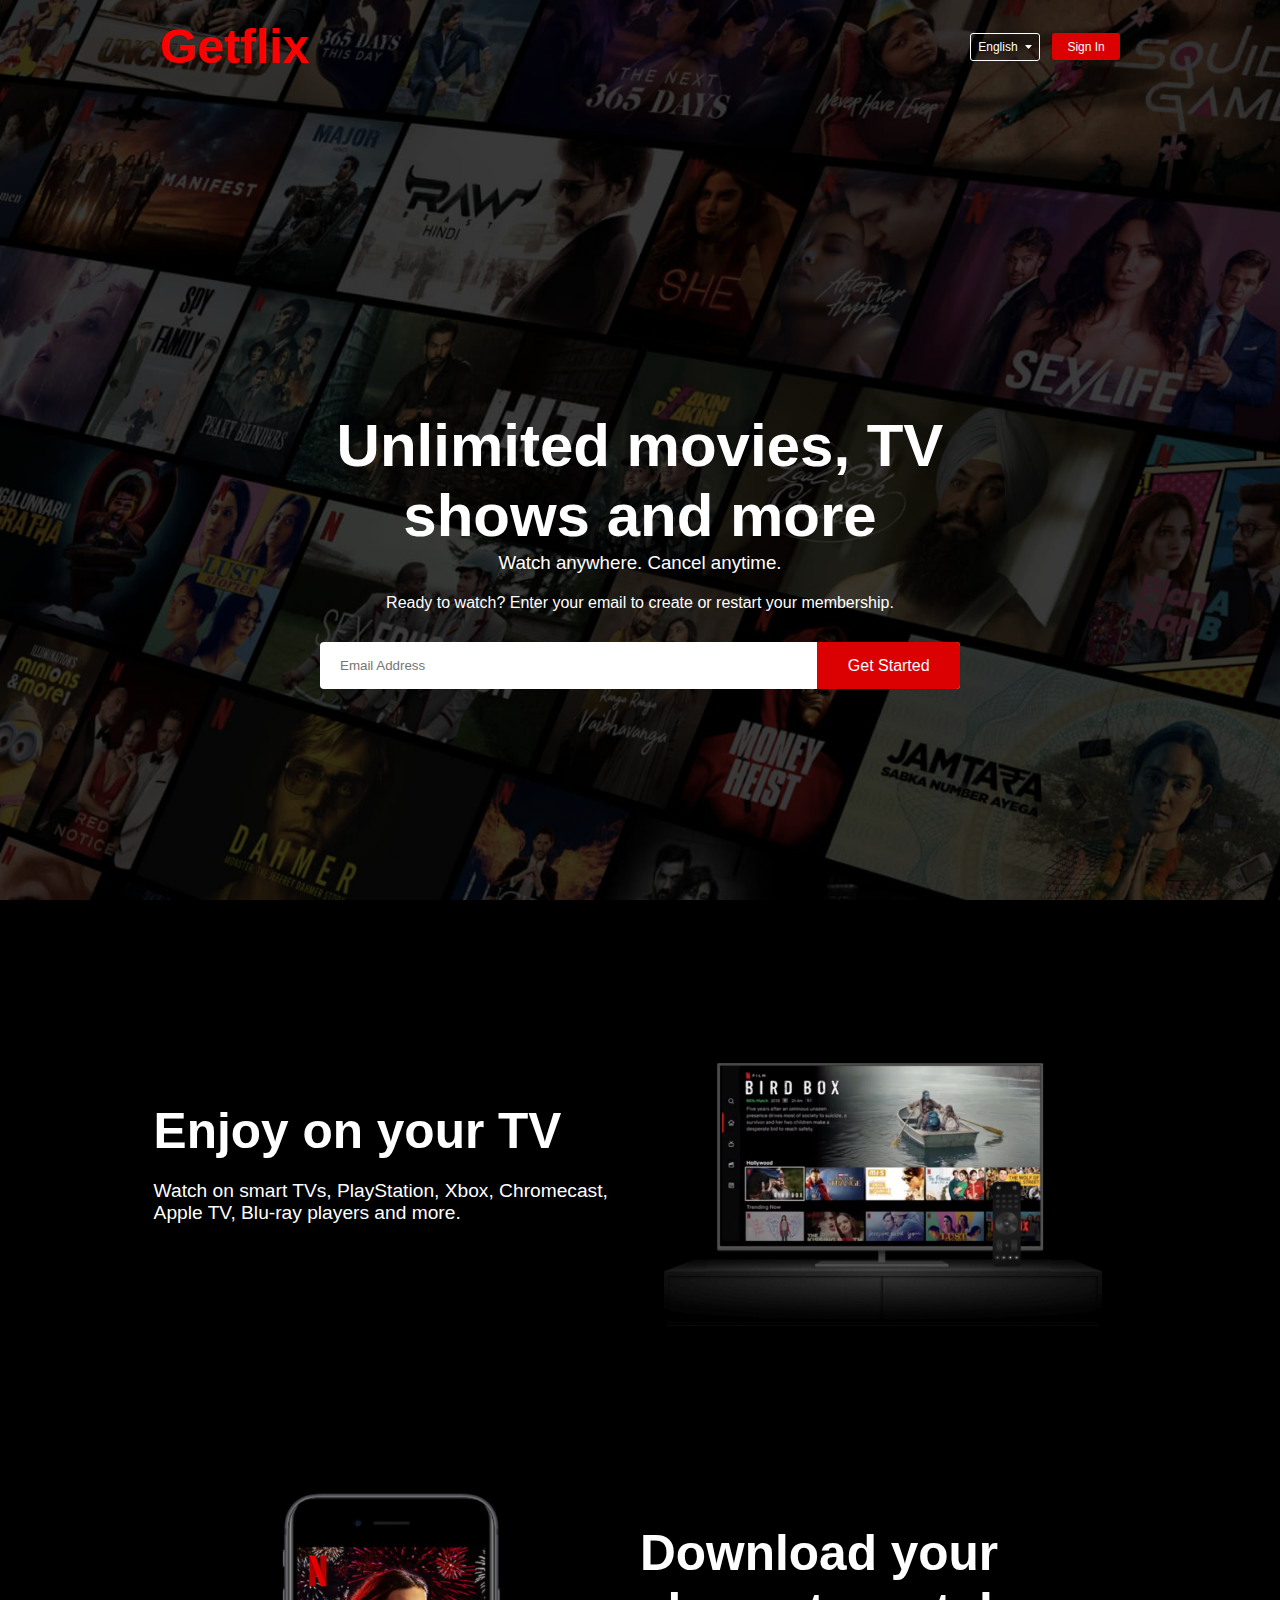
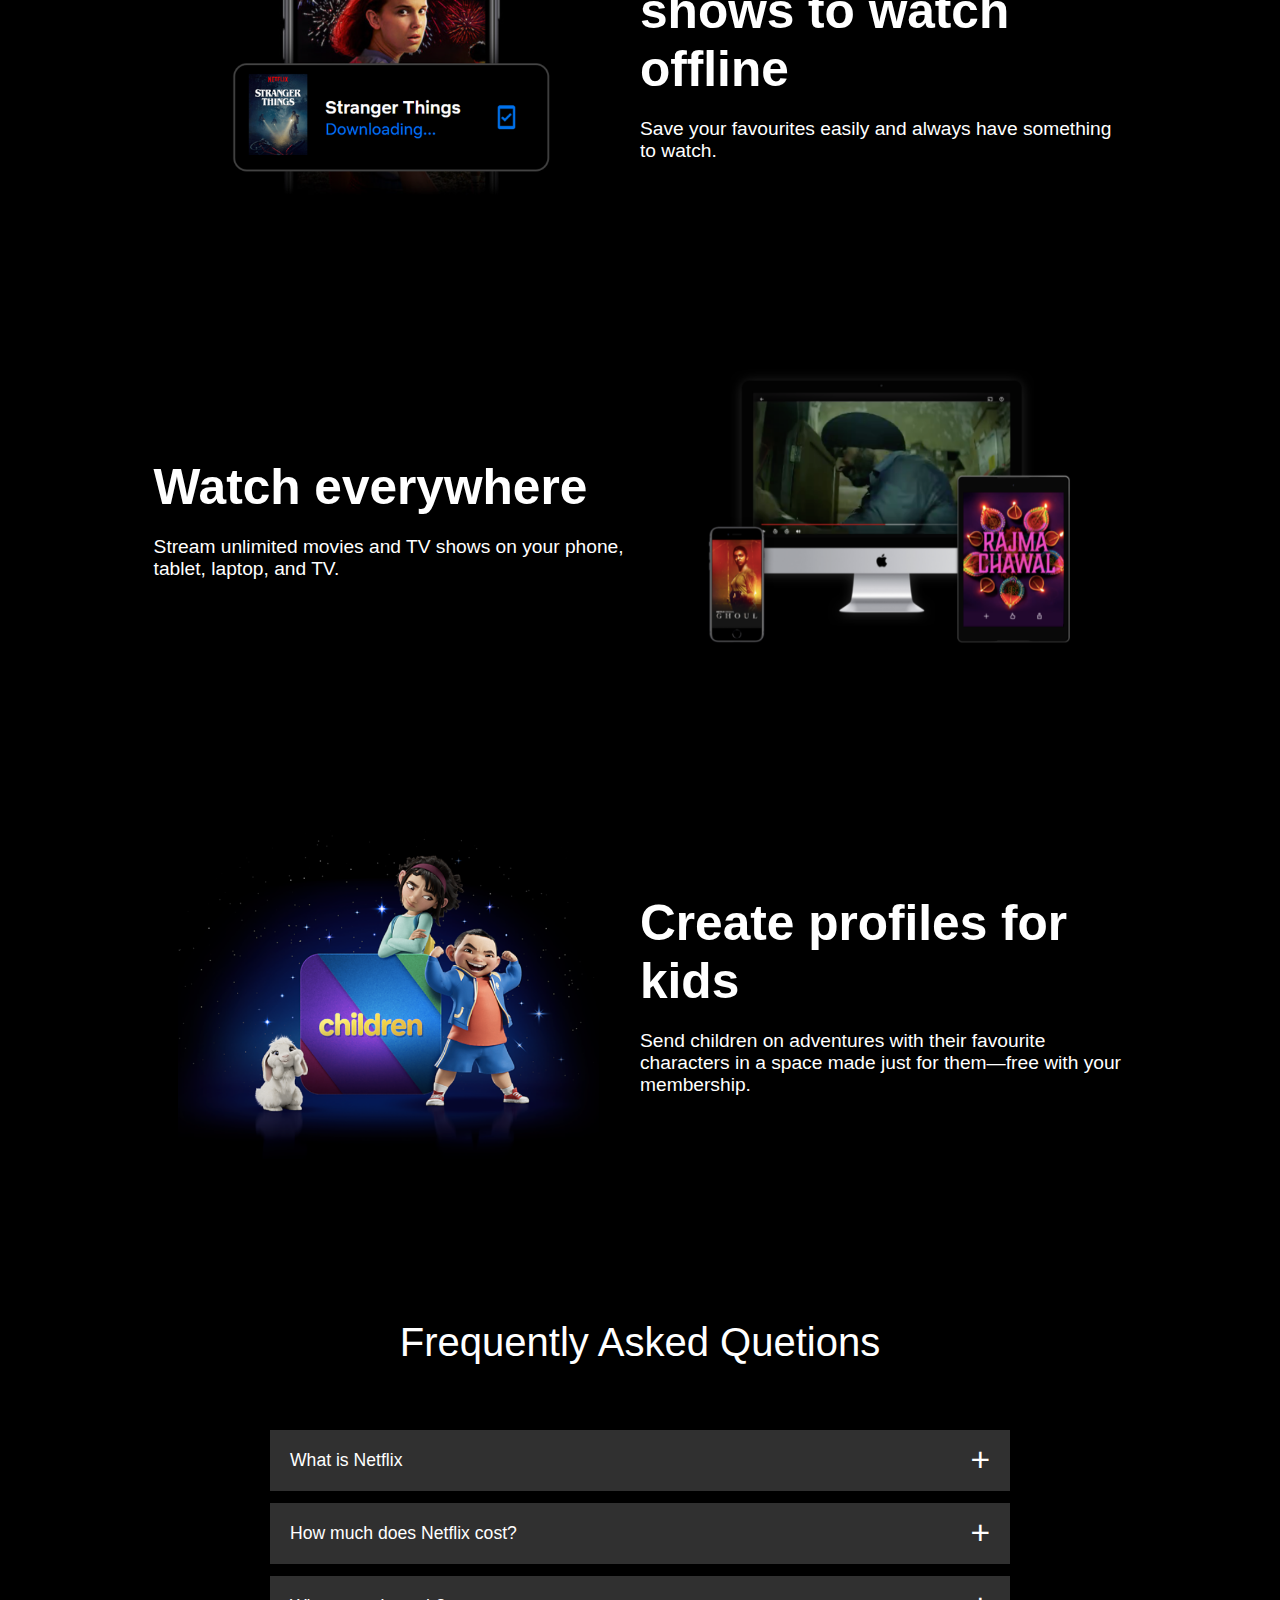
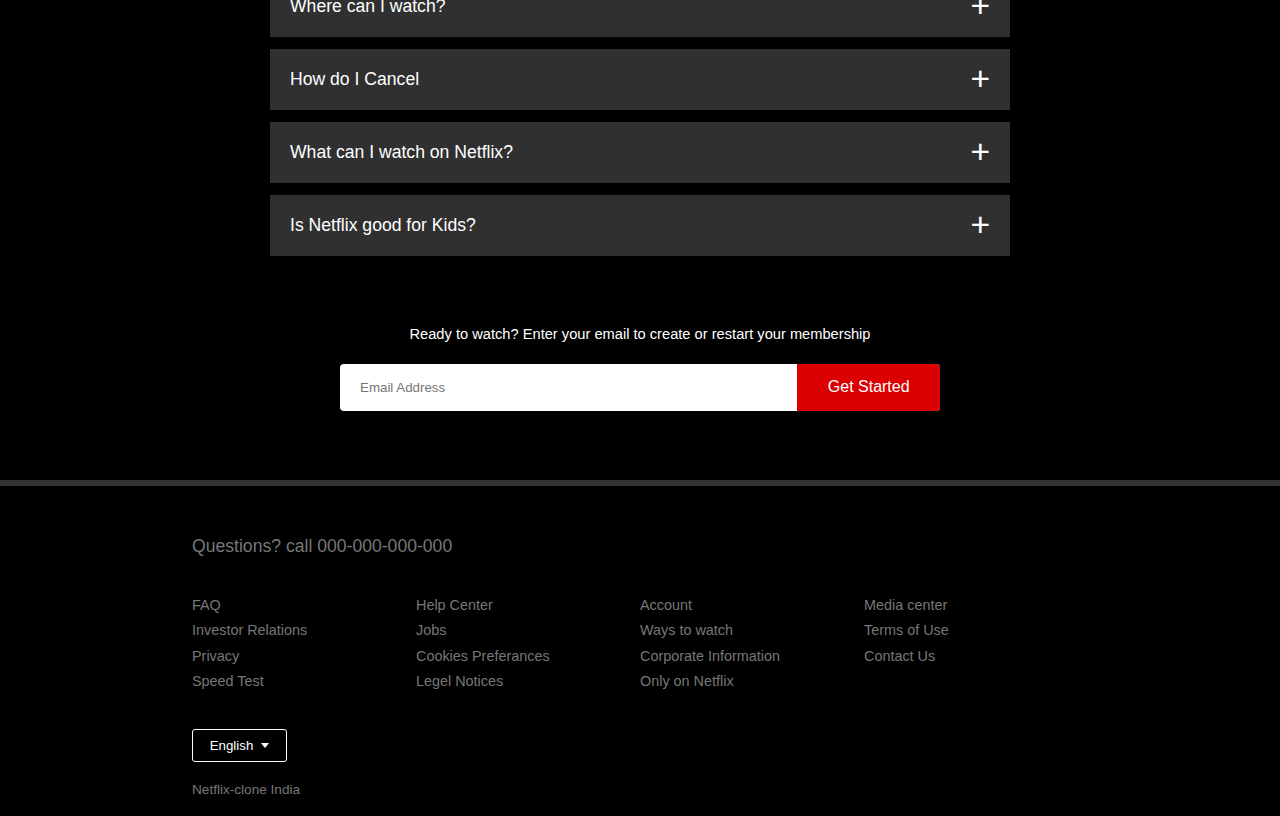
<file: Projects/getflix-clone/index.html>
<!DOCTYPE html>
<html lang="en">

<head>
    <meta charset="UTF-8">
    <meta name="viewport" content="width=device-width, initial-scale=1.0">
    <title>getflix Application</title>
    <!-- <link rel="stylesheet" href="./css/style.css"> -->
    <link rel="stylesheet" href="./css/style1.css">
</head>

<body>
    <header>
        <nav>
            <p class="logo"><span>Getflix</span></p>
            <div class="buttons">
                <button type="button" class="language-btn">English <img src="./images/down-icon.png" alt=""></button>
                <button type="button">Sign In</button>
            </div>
        </nav>
        <div class="header-content">
            <h1>Unlimited movies, TV shows and more</h1>
            <h3>Watch anywhere. Cancel anytime.</h3>
            <P>Ready to watch? Enter your email to create or restart your membership.</P>
            <form class="email-signup" action="/">
                <input type="email" placeholder="Email Address" required>
                <button type="submit">Get Started</button>
            </form>
        </div>
    </header>
    <div class="features">
        <div class="row">
            <div class="text-col">
                <h2>Enjoy on your TV</h2>
                <p>Watch on smart TVs, PlayStation, Xbox, Chromecast, Apple TV, Blu-ray players and more.</p>
            </div>
            <div class="img-col">
                <img src="./images/feature-1.png" alt="">
            </div>
        </div>
        <div class="row">
            <div class="img-col">
                <img src="./images/feature-2.png" alt="">
            </div>
            <div class="text-col">
                <h2>Download your shows to watch offline</h2>
                <p>Save your favourites easily and always have something to watch.</p>
            </div>
        </div>
        <div class="row">
            <div class="text-col">
                <h2>Watch everywhere</h2>
                <p>Stream unlimited movies and TV shows on your phone, tablet, laptop, and TV.</p>
            </div>
            <div class="img-col">
                <img src="./images/feature-3.png" alt="">
            </div>
        </div>
        <div class="row">
            <div class="img-col">
                <img src="./images/feature-4.png" alt="">
            </div>
            <div class="text-col">
                <h2>Create profiles for kids</h2>
                <p>Send children on adventures with their favourite characters in a space made just for them—free with
                    your membership.
                </p>
            </div>
        </div>
    </div>
    <div class="faq">
        <h2>Frequently Asked Quetions</h2>
        <ul class="accordian">
            <li>
                <input type="radio" name="accordian" id="first">
                <label for="first">What is Netflix</label>
                <div class="content">
                    <p>Netflix is a streaming service that offers a wide variety of award-winning TV shows, movies,
                        anime, documentaries and more – on thousands of internet-connected devices.
                    </p>
                    <p>You can watch as much as you want, whenever you want, without a single ad – all for one low
                        monthly price. There's always something new to discover, and new TV shows and movies are added
                        every week!
                    </p>
                </div>
            </li>
            <li>
                <input type="radio" name="accordian" id="second">
                <label for="second">How much does Netflix cost?</label>
                <div class="content">
                    <p>Watch Netflix on your smartphone, tablet, Smart TV, laptop, or streaming device, all for one
                        fixed monthly fee. Plans range from ₹149 to ₹649 a month. No extra costs, no contracts.
                    </p>
                </div>
            </li>
            <li>
                <input type="radio" name="accordian" id="third">
                <label for="third">Where can I watch?</label>
                <div class="content">
                    <p>Watch anywhere, anytime. Sign in with your Netflix account to watch instantly on the web at
                        netflix.com from your personal computer or on any internet-connected device that offers the
                        Netflix app, including smart TVs, smartphones, tablets, streaming media players and game
                        consoles.
                    </p>
                    <p>
                        You can also download your favourite shows with the iOS or Android app. Use downloads to watch
                        while you're on the go and without an internet connection. Take Netflix with you anywhere.
                    </p>
                </div>
            </li>
            <li>
                <input type="radio" name="accordian" id="four">
                <label for="four">How do I Cancel</label>
                <div class="content">
                    <p>Netflix is flexible. There are no annoying contracts and no commitments. You can easily cancel
                        your account online in two clicks. There are no cancellation fees – start or stop your account
                        anytime.
                    </p>
                </div>
            </li>
            <li>
                <input type="radio" name="accordian" id="five">
                <label for="five">What can I watch on Netflix?</label>
                <div class="content">
                    <p>Netflix has an extensive library of feature films, documentaries, TV shows, anime, award-winning
                        Netflix originals, and more. Watch as much as you want, anytime you want.
                    </p>
                </div>
            </li>
            <li>
                <input type="radio" name="accordian" id="six">
                <label for="six">Is Netflix good for Kids?</label>
                <div class="content">
                    <p>The Netflix Kids experience is included in your membership to give parents control while kids
                        enjoy family-friendly TV shows and films in their own space.
                    </p>
                    <p>Kids profiles come with PIN-protected parental controls that let you restrict the maturity rating
                        of content kids can watch and block specific titles you don’t want kids to see.
                    </p>
                </div>
            </li>
        </ul>
        <small>Ready to watch? Enter your email to create or restart your membership</small>
        <form class="email-signup" action="/">
            <input type="email" placeholder="Email Address" required>
            <button type="submit">Get Started</button>
        </form>
    </div>
    <div class="footer">
        <h2>Questions? call 000-000-000-000</h2>
        <div class="row">
            <div class="col">
                <a href="#">FAQ</a>
                <a href="#">Investor Relations</a>
                <a href="#">Privacy</a>
                <a href="#">Speed Test</a>
            </div>
            <div class="col">
                <a href="#">Help Center</a>
                <a href="#">Jobs</a>
                <a href="#">Cookies Preferances</a>
                <a href="#">Legel Notices</a>
            </div>
            <div class="col">
                <a href="#">Account</a>
                <a href="#">Ways to watch</a>
                <a href="#">Corporate Information</a>
                <a href="#">Only on Netflix</a>
            </div>
            <div class="col">
                <a href="#">Media center</a>
                <a href="#">Terms of Use</a>
                <a href="#">Contact Us</a>
            </div>
        </div>
        <button class="language-btn">English <img src="./images/down-icon.png" alt=""></button>
        <p class="copyright-txt">Netflix-clone India</p>
    </div>
</body>

</html>
</file>
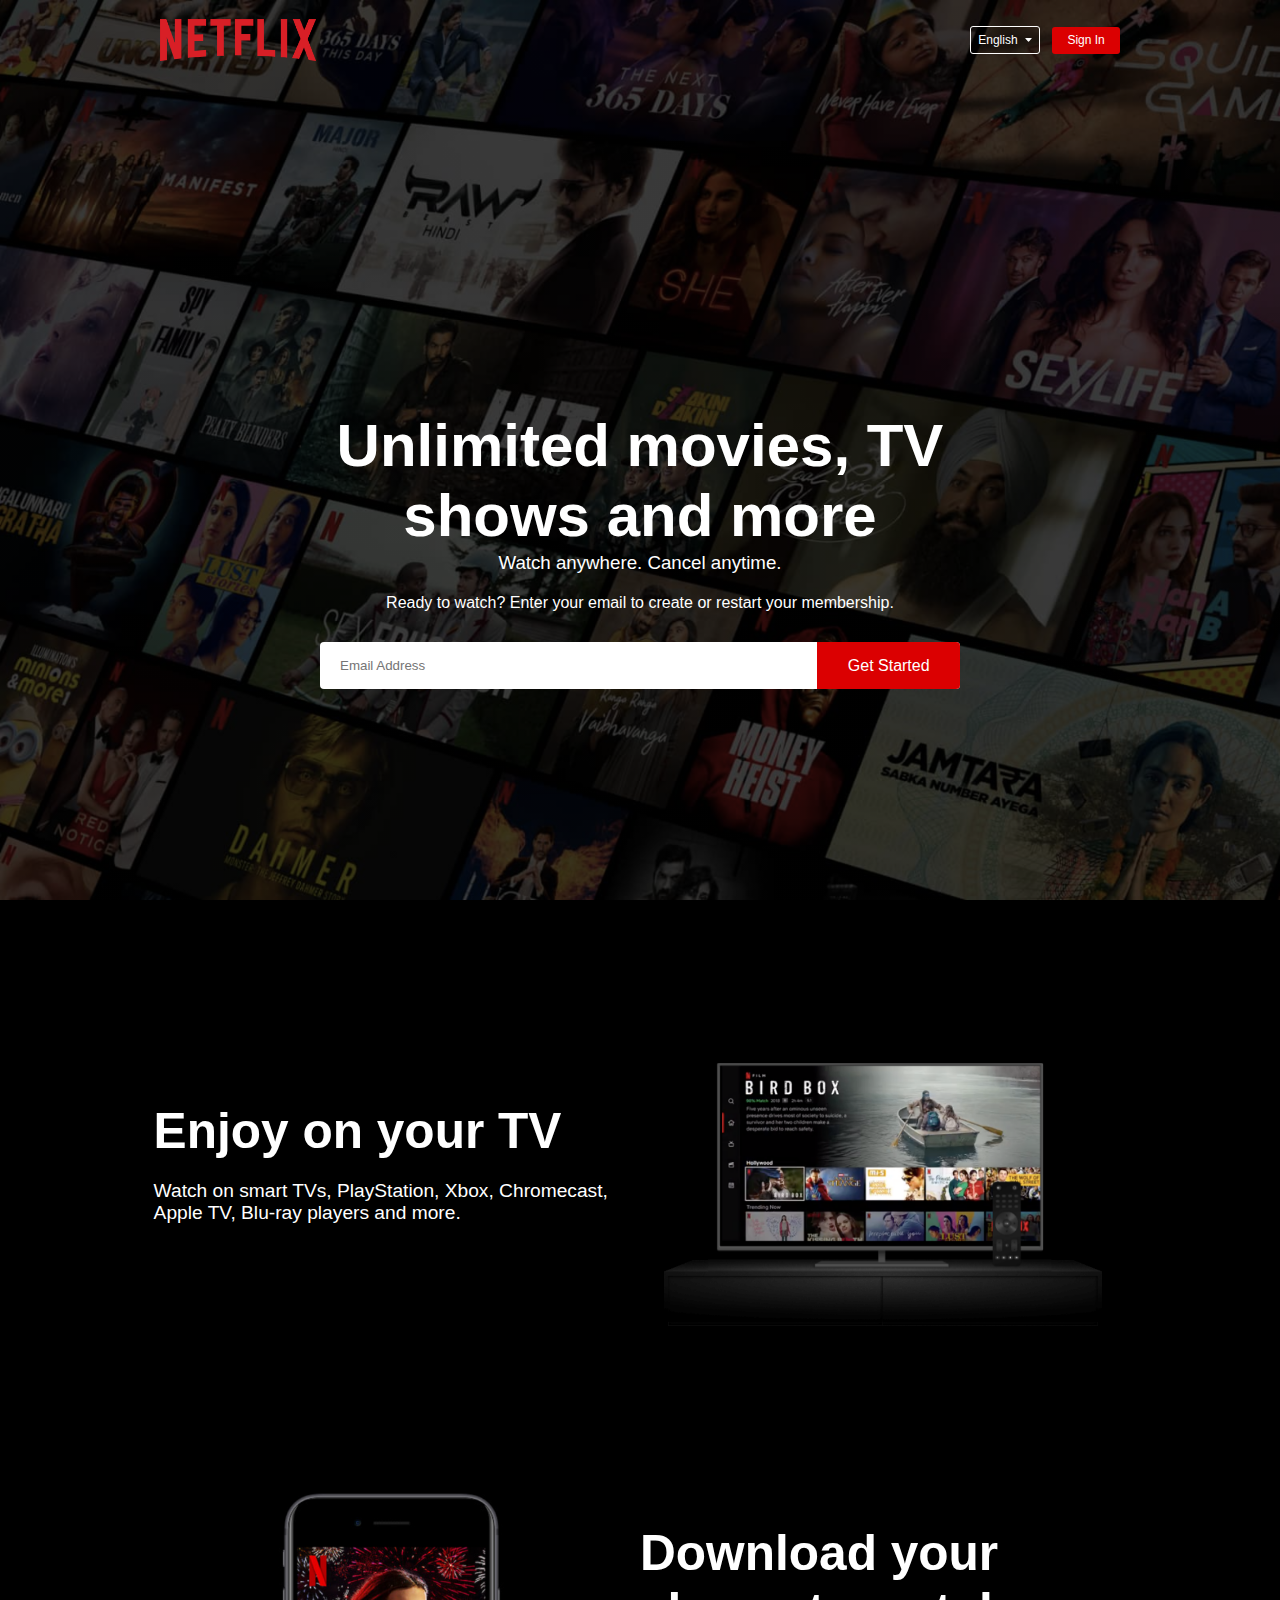
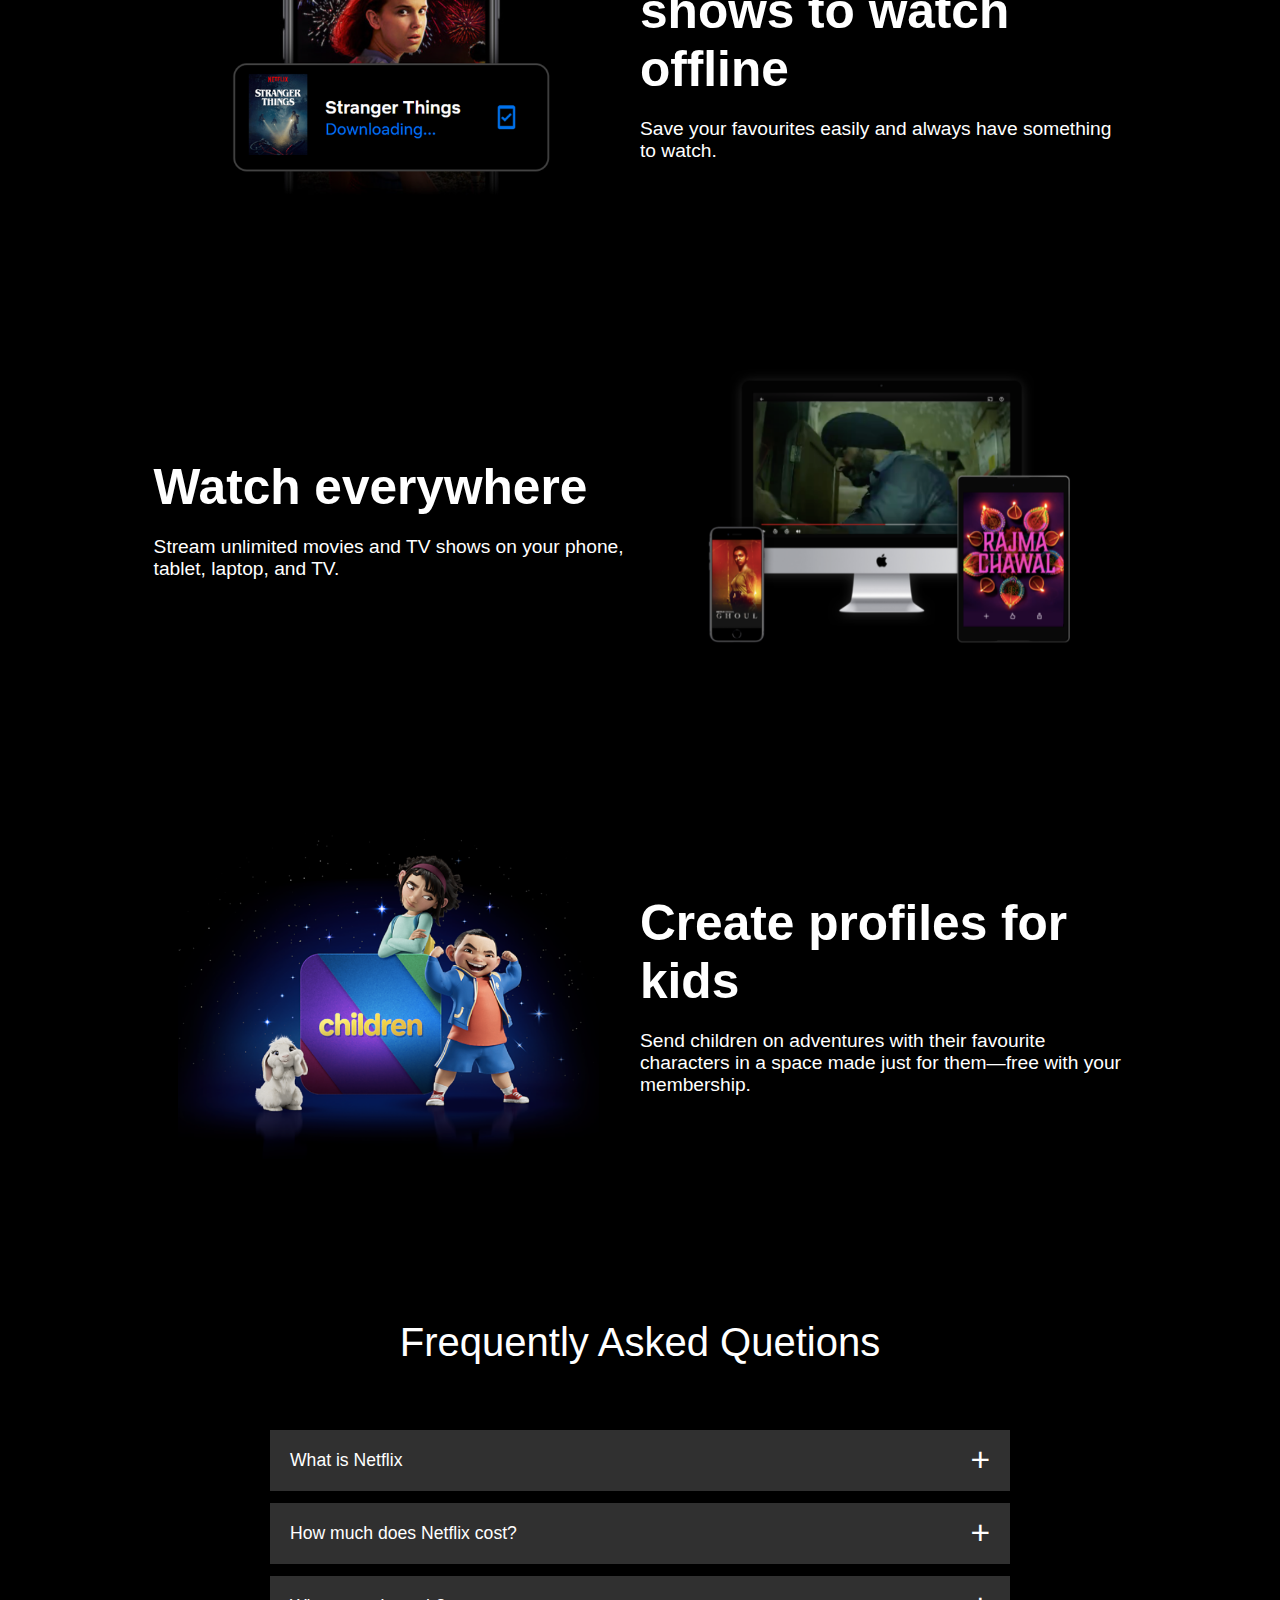
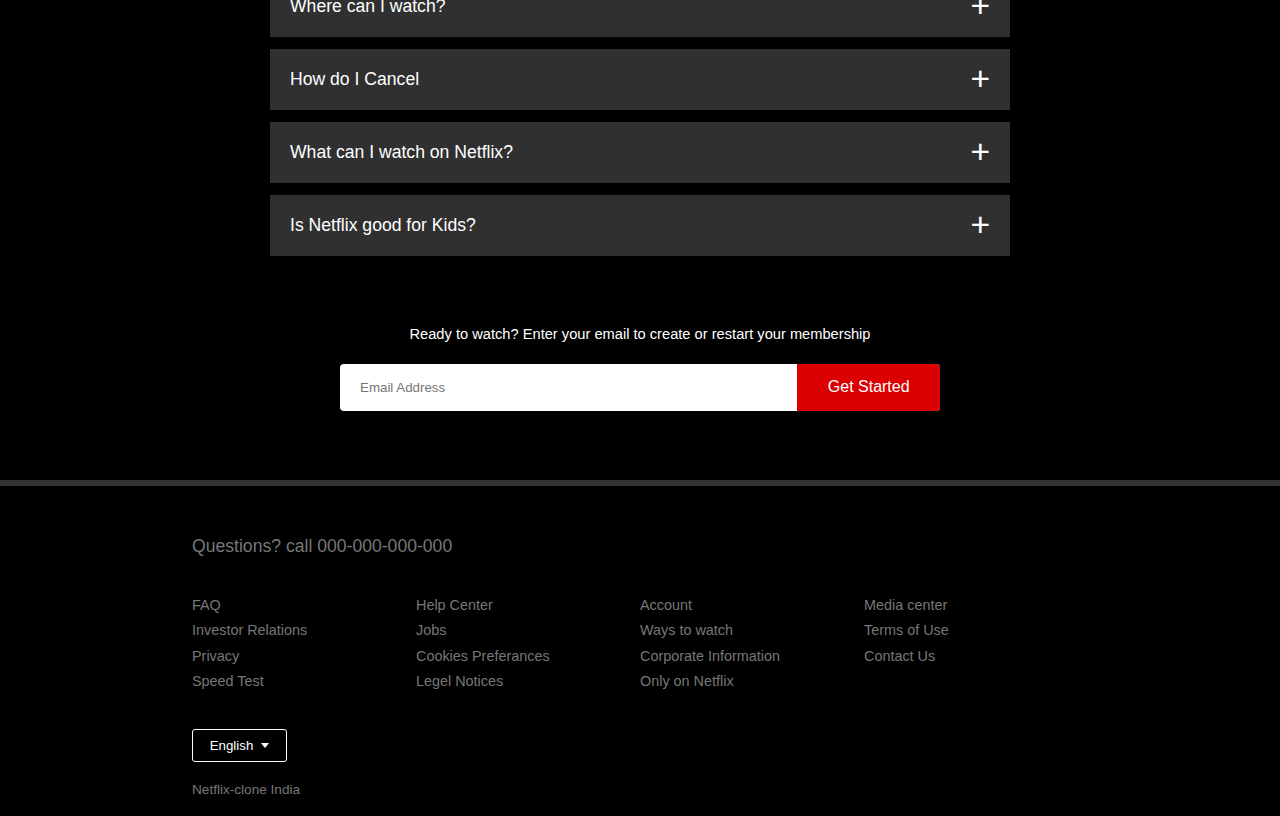
<file: Projects/Netflix-clone/index.html>
<!DOCTYPE html>
<html lang="en">

<head>
    <meta charset="UTF-8">
    <meta name="viewport" content="width=device-width, initial-scale=1.0">
    <title>Netflix Application</title>
    <!-- <link rel="stylesheet" href="./css/style.css"> -->
    <link rel="stylesheet" href="./css/style1.css">
</head>

<body>
    <header>
        <nav>
            <img src="./images/logo.png" alt="" class="logo">
            <div class="buttons">
                <button type="button" class="language-btn">English <img src="./images/down-icon.png" alt=""></button>
                <button type="button">Sign In</button>
            </div>
        </nav>
        <div class="header-content">
            <h1>Unlimited movies, TV shows and more</h1>
            <h3>Watch anywhere. Cancel anytime.</h3>
            <P>Ready to watch? Enter your email to create or restart your membership.</P>
            <form class="email-signup" action="/">
                <input type="email" placeholder="Email Address" required>
                <button type="submit">Get Started</button>
            </form>
        </div>
    </header>
    <div class="features">
        <div class="row">
            <div class="text-col">
                <h2>Enjoy on your TV</h2>
                <p>Watch on smart TVs, PlayStation, Xbox, Chromecast, Apple TV, Blu-ray players and more.</p>
            </div>
            <div class="img-col">
                <img src="./images/feature-1.png" alt="">
            </div>
        </div>
        <div class="row">
            <div class="img-col">
                <img src="./images/feature-2.png" alt="">
            </div>
            <div class="text-col">
                <h2>Download your shows to watch offline</h2>
                <p>Save your favourites easily and always have something to watch.</p>
            </div>
        </div>
        <div class="row">
            <div class="text-col">
                <h2>Watch everywhere</h2>
                <p>Stream unlimited movies and TV shows on your phone, tablet, laptop, and TV.</p>
            </div>
            <div class="img-col">
                <img src="./images/feature-3.png" alt="">
            </div>
        </div>
        <div class="row">
            <div class="img-col">
                <img src="./images/feature-4.png" alt="">
            </div>
            <div class="text-col">
                <h2>Create profiles for kids</h2>
                <p>Send children on adventures with their favourite characters in a space made just for them—free with
                    your membership.
                </p>
            </div>
        </div>
    </div>
    <div class="faq">
        <h2>Frequently Asked Quetions</h2>
        <ul class="accordian">
            <li>
                <input type="radio" name="accordian" id="first">
                <label for="first">What is Netflix</label>
                <div class="content">
                    <p>Netflix is a streaming service that offers a wide variety of award-winning TV shows, movies,
                        anime, documentaries and more – on thousands of internet-connected devices.
                    </p>
                    <p>You can watch as much as you want, whenever you want, without a single ad – all for one low
                        monthly price. There's always something new to discover, and new TV shows and movies are added
                        every week!
                    </p>
                </div>
            </li>
            <li>
                <input type="radio" name="accordian" id="second">
                <label for="second">How much does Netflix cost?</label>
                <div class="content">
                    <p>Watch Netflix on your smartphone, tablet, Smart TV, laptop, or streaming device, all for one
                        fixed monthly fee. Plans range from ₹149 to ₹649 a month. No extra costs, no contracts.
                    </p>
                </div>
            </li>
            <li>
                <input type="radio" name="accordian" id="third">
                <label for="third">Where can I watch?</label>
                <div class="content">
                    <p>Watch anywhere, anytime. Sign in with your Netflix account to watch instantly on the web at
                        netflix.com from your personal computer or on any internet-connected device that offers the
                        Netflix app, including smart TVs, smartphones, tablets, streaming media players and game
                        consoles.
                    </p>
                    <p>
                        You can also download your favourite shows with the iOS or Android app. Use downloads to watch
                        while you're on the go and without an internet connection. Take Netflix with you anywhere.
                    </p>
                </div>
            </li>
            <li>
                <input type="radio" name="accordian" id="four">
                <label for="four">How do I Cancel</label>
                <div class="content">
                    <p>Netflix is flexible. There are no annoying contracts and no commitments. You can easily cancel
                        your account online in two clicks. There are no cancellation fees – start or stop your account
                        anytime.
                    </p>
                </div>
            </li>
            <li>
                <input type="radio" name="accordian" id="five">
                <label for="five">What can I watch on Netflix?</label>
                <div class="content">
                    <p>Netflix has an extensive library of feature films, documentaries, TV shows, anime, award-winning
                        Netflix originals, and more. Watch as much as you want, anytime you want.
                    </p>
                </div>
            </li>
            <li>
                <input type="radio" name="accordian" id="six">
                <label for="six">Is Netflix good for Kids?</label>
                <div class="content">
                    <p>The Netflix Kids experience is included in your membership to give parents control while kids
                        enjoy family-friendly TV shows and films in their own space.
                    </p>
                    <p>Kids profiles come with PIN-protected parental controls that let you restrict the maturity rating
                        of content kids can watch and block specific titles you don’t want kids to see.
                    </p>
                </div>
            </li>
        </ul>
        <small>Ready to watch? Enter your email to create or restart your membership</small>
        <form class="email-signup" action="/">
            <input type="email" placeholder="Email Address" required>
            <button type="submit">Get Started</button>
        </form>
    </div>
    <div class="footer">
        <h2>Questions? call 000-000-000-000</h2>
        <div class="row">
            <div class="col">
                <a href="#">FAQ</a>
                <a href="#">Investor Relations</a>
                <a href="#">Privacy</a>
                <a href="#">Speed Test</a>
            </div>
            <div class="col">
                <a href="#">Help Center</a>
                <a href="#">Jobs</a>
                <a href="#">Cookies Preferances</a>
                <a href="#">Legel Notices</a>
            </div>
            <div class="col">
                <a href="#">Account</a>
                <a href="#">Ways to watch</a>
                <a href="#">Corporate Information</a>
                <a href="#">Only on Netflix</a>
            </div>
            <div class="col">
                <a href="#">Media center</a>
                <a href="#">Terms of Use</a>
                <a href="#">Contact Us</a>
            </div>
        </div>
        <button class="language-btn">English <img src="./images/down-icon.png" alt=""></button>
        <p class="copyright-txt">Netflix-clone India</p>
    </div>
</body>

</html>
</file>
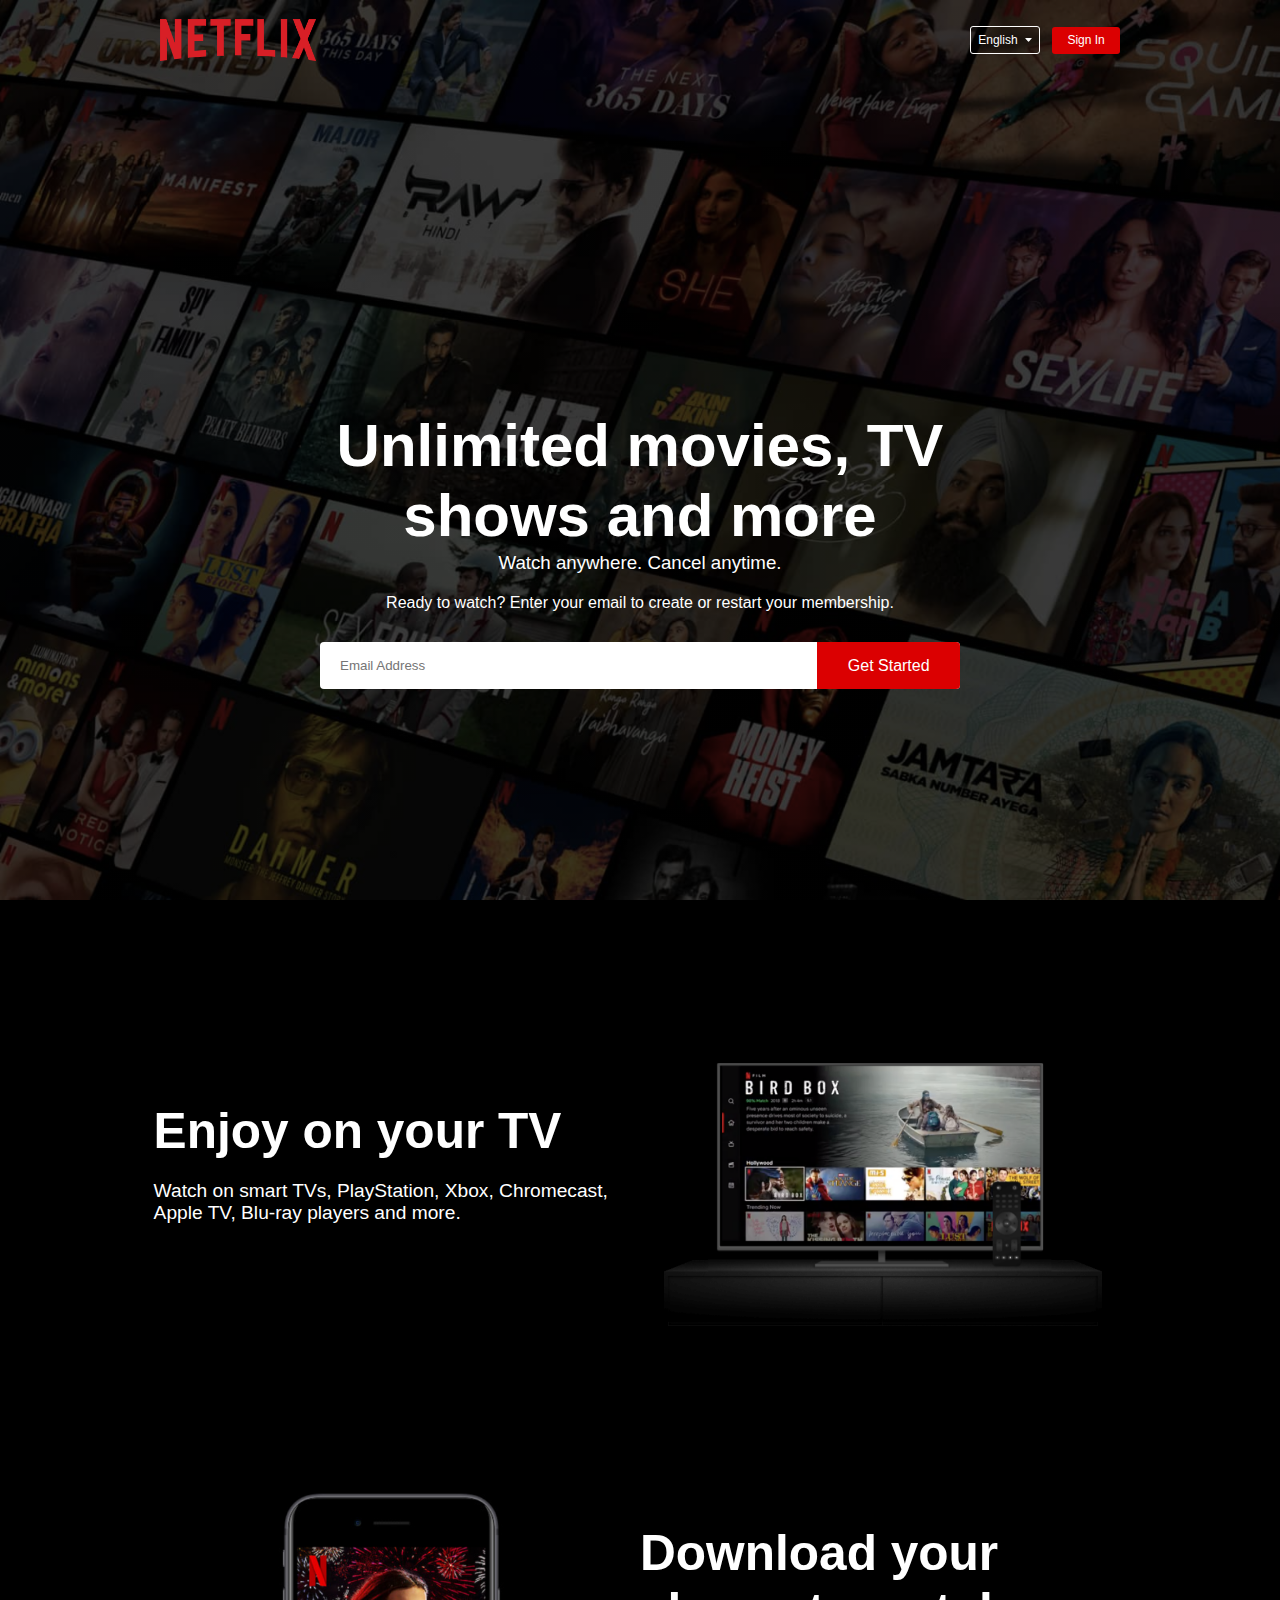
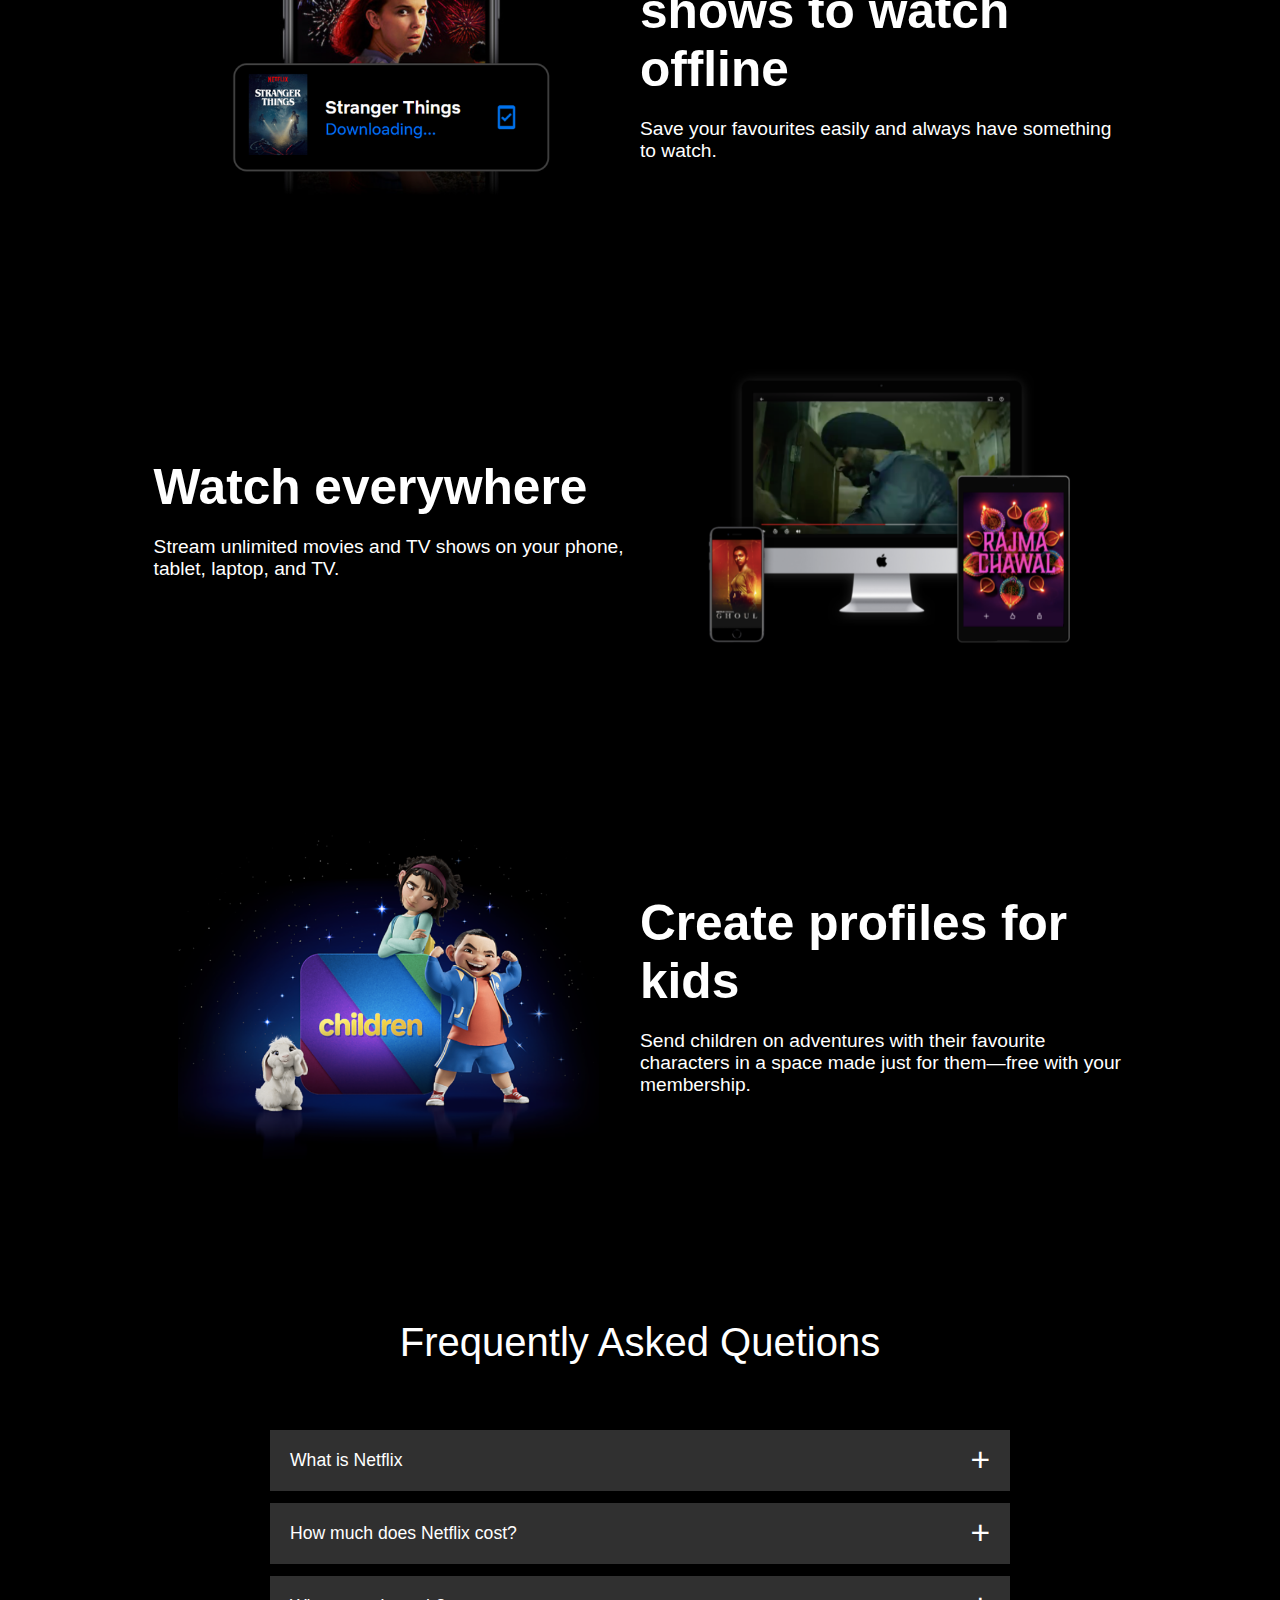
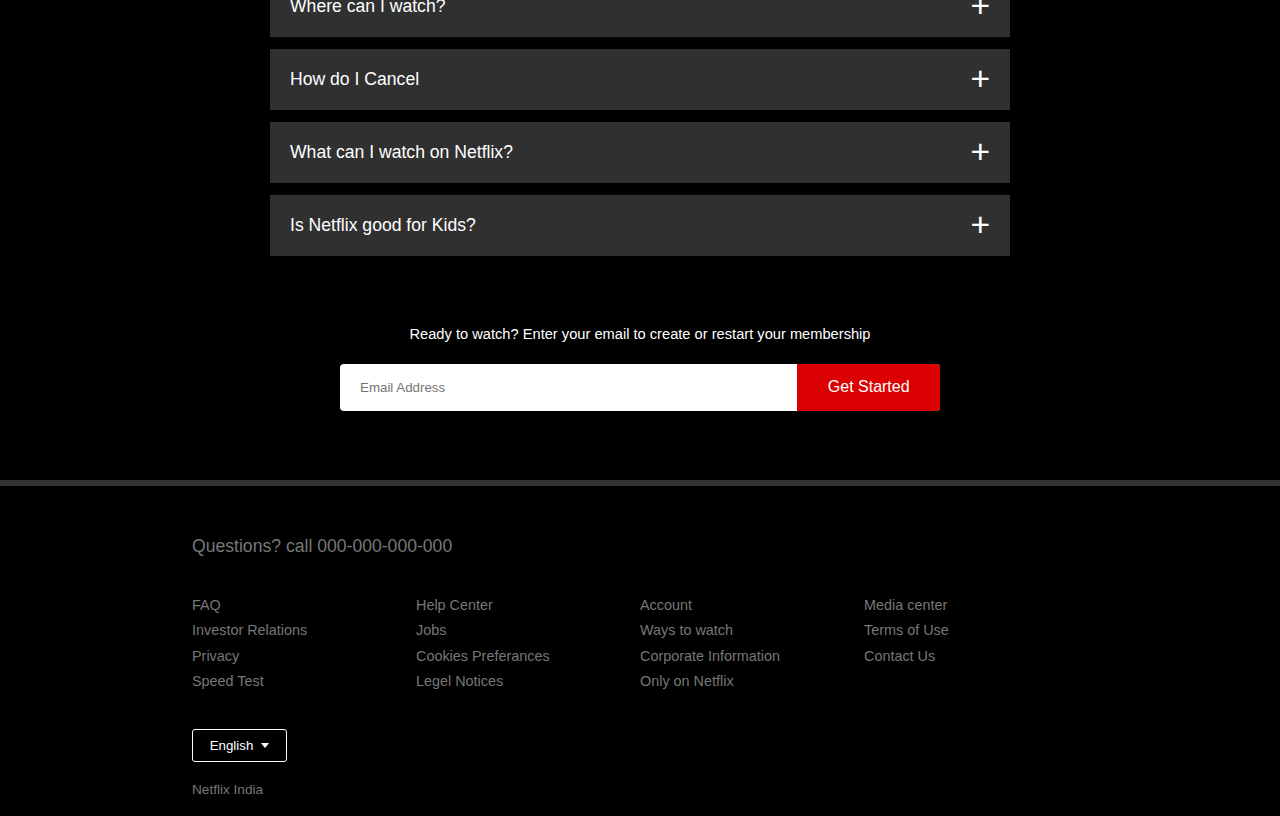
<file: Projects/Netflix/index.html>
<!DOCTYPE html>
<html lang="en">

<head>
    <meta charset="UTF-8">
    <meta name="viewport" content="width=device-width, initial-scale=1.0">
    <title>Netflix Application</title>
    <!-- <link rel="stylesheet" href="./css/style.css"> -->
    <link rel="stylesheet" href="./css/style1.css">
</head>

<body>
    <header>
        <nav>
            <img src="./images/logo.png" alt="" class="logo">
            <div class="buttons">
                <button type="button" class="language-btn">English <img src="./images/down-icon.png" alt=""></button>
                <button type="button">Sign In</button>
            </div>
        </nav>
        <div class="header-content">
            <h1>Unlimited movies, TV shows and more</h1>
            <h3>Watch anywhere. Cancel anytime.</h3>
            <P>Ready to watch? Enter your email to create or restart your membership.</P>
            <form class="email-signup" action="/">
                <input type="email" placeholder="Email Address" required>
                <button type="submit">Get Started</button>
            </form>
        </div>
    </header>
    <div class="features">
        <div class="row">
            <div class="text-col">
                <h2>Enjoy on your TV</h2>
                <p>Watch on smart TVs, PlayStation, Xbox, Chromecast, Apple TV, Blu-ray players and more.</p>
            </div>
            <div class="img-col">
                <img src="./images/feature-1.png" alt="">
            </div>
        </div>
        <div class="row">
            <div class="img-col">
                <img src="./images/feature-2.png" alt="">
            </div>
            <div class="text-col">
                <h2>Download your shows to watch offline</h2>
                <p>Save your favourites easily and always have something to watch.</p>
            </div>
        </div>
        <div class="row">
            <div class="text-col">
                <h2>Watch everywhere</h2>
                <p>Stream unlimited movies and TV shows on your phone, tablet, laptop, and TV.</p>
            </div>
            <div class="img-col">
                <img src="./images/feature-3.png" alt="">
            </div>
        </div>
        <div class="row">
            <div class="img-col">
                <img src="./images/feature-4.png" alt="">
            </div>
            <div class="text-col">
                <h2>Create profiles for kids</h2>
                <p>Send children on adventures with their favourite characters in a space made just for them—free with
                    your membership.
                </p>
            </div>
        </div>
    </div>
    <div class="faq">
        <h2>Frequently Asked Quetions</h2>
        <ul class="accordian">
            <li>
                <input type="radio" name="accordian" id="first">
                <label for="first">What is Netflix</label>
                <div class="content">
                    <p>Netflix is a streaming service that offers a wide variety of award-winning TV shows, movies,
                        anime, documentaries and more – on thousands of internet-connected devices.
                    </p>
                    <p>You can watch as much as you want, whenever you want, without a single ad – all for one low
                        monthly price. There's always something new to discover, and new TV shows and movies are added
                        every week!
                    </p>
                </div>
            </li>
            <li>
                <input type="radio" name="accordian" id="second">
                <label for="second">How much does Netflix cost?</label>
                <div class="content">
                    <p>Watch Netflix on your smartphone, tablet, Smart TV, laptop, or streaming device, all for one
                        fixed monthly fee. Plans range from ₹149 to ₹649 a month. No extra costs, no contracts.
                    </p>
                </div>
            </li>
            <li>
                <input type="radio" name="accordian" id="third">
                <label for="third">Where can I watch?</label>
                <div class="content">
                    <p>Watch anywhere, anytime. Sign in with your Netflix account to watch instantly on the web at
                        netflix.com from your personal computer or on any internet-connected device that offers the
                        Netflix app, including smart TVs, smartphones, tablets, streaming media players and game
                        consoles.
                    </p>
                    <p>
                        You can also download your favourite shows with the iOS or Android app. Use downloads to watch
                        while you're on the go and without an internet connection. Take Netflix with you anywhere.
                    </p>
                </div>
            </li>
            <li>
                <input type="radio" name="accordian" id="four">
                <label for="four">How do I Cancel</label>
                <div class="content">
                    <p>Netflix is flexible. There are no annoying contracts and no commitments. You can easily cancel
                        your account online in two clicks. There are no cancellation fees – start or stop your account
                        anytime.
                    </p>
                </div>
            </li>
            <li>
                <input type="radio" name="accordian" id="five">
                <label for="five">What can I watch on Netflix?</label>
                <div class="content">
                    <p>Netflix has an extensive library of feature films, documentaries, TV shows, anime, award-winning
                        Netflix originals, and more. Watch as much as you want, anytime you want.
                    </p>
                </div>
            </li>
            <li>
                <input type="radio" name="accordian" id="six">
                <label for="six">Is Netflix good for Kids?</label>
                <div class="content">
                    <p>The Netflix Kids experience is included in your membership to give parents control while kids
                        enjoy family-friendly TV shows and films in their own space.
                    </p>
                    <p>Kids profiles come with PIN-protected parental controls that let you restrict the maturity rating
                        of content kids can watch and block specific titles you don’t want kids to see.
                    </p>
                </div>
            </li>
        </ul>
        <small>Ready to watch? Enter your email to create or restart your membership</small>
        <form class="email-signup" action="/">
            <input type="email" placeholder="Email Address" required>
            <button type="submit">Get Started</button>
        </form>
    </div>
    <div class="footer">
        <h2>Questions? call 000-000-000-000</h2>
        <div class="row">
            <div class="col">
                <a href="#">FAQ</a>
                <a href="#">Investor Relations</a>
                <a href="#">Privacy</a>
                <a href="#">Speed Test</a>
            </div>
            <div class="col">
                <a href="#">Help Center</a>
                <a href="#">Jobs</a>
                <a href="#">Cookies Preferances</a>
                <a href="#">Legel Notices</a>
            </div>
            <div class="col">
                <a href="#">Account</a>
                <a href="#">Ways to watch</a>
                <a href="#">Corporate Information</a>
                <a href="#">Only on Netflix</a>
            </div>
            <div class="col">
                <a href="#">Media center</a>
                <a href="#">Terms of Use</a>
                <a href="#">Contact Us</a>
            </div>
        </div>
        <button class="language-btn">English <img src="./images/down-icon.png" alt=""></button>
        <p class="copyright-txt">Netflix India</p>
    </div>
</body>

</html>
</file>
<file: CSS/style2.css>
@import url("https://fonts.googleapis.com/css2?family=Lobster&display=swap");
* {
  padding: 0;
  margin: 0;
  font-family: "Poppins", sans-serif;
  box-sizing: border-box;
}
:root {
  --main-color: #ff004f;
  --second-color: #ababab;
  --white-color: #fff;
  --bg-color1: #080808;
  --bg-color2: #262626;
  --fs-header-text: 1.5rem;
  --fs-body-text: 1rem;
  --fs-h1-heading: 3.75vmax;
  --fs-h2-heading: 2vmax;
  --fs-sub-title: 3.2vmax;
}
body {
  background-color: var(--bg-color1);
  color: var(--white-color);
  height: 100%;
}
html {
  scroll-behaviour: smooth;
  height: 100%;
}
#header,
#about,
#contact,
#services,
#portfolio {
  width: 100%;
  min-height: 100vh;
  display: grid;
  place-items: center;
  margin-bottom: 1rem;
  padding-top: 3rem;
}
#services .container h1,
#portfolio .container {
  text-align: center;
}
.logo span {
  font-family: "Lobster", sans-serif;
  font-weight: 900;
  font-size: 3rem;
  margin: 0.2rem;
  z-index: 1000;
  color: var(--main-color);
}
nav {
  padding-inline: 4%;
}
.header-text {
  padding-inline: 8%;
}
.container {
  padding-inline: 8%;
  padding-block: 2%;
  width: 100%;
  margin: 0 auto;
}
#header {
  background: url("../Images/hero-bg1.png");
  background-position: center;
  background-size: 100% 100%;
  object-fit: contain;
  background-attachment: fixed;
  z-index: 0;
}
.header-layer {
  background-color: rgba(0, 0, 0, 0.1);
}
nav {
  display: flex;
  align-items: center;
  justify-content: space-between;
  flex-wrap: wrap;
  position: fixed;
  top: 0;
  right: 0;
  left: 0;
  font-size: calc(1vmin+1vmax);
  z-index: 1000;
  background-color: var(--bg-color1);
}
nav ul {
  z-index: 1000;
}
nav .fa-solid {
  display: none;
}
nav ul li {
  display: inline-block;
  list-style: none;
  margin: 0.625rem 1.25rem;
}
nav ul li a {
  color: var(--white-color);
  text-decoration: none;
  position: relative;
}
nav ul li a::after {
  content: "";
  width: 0;
  height: 0.25rem;
  background-color: var(--main-color);
  position: absolute;
  left: 0;
  bottom: -0.375rem;
  transition: 0.5s ease;
}
nav ul li a:hover::after {
  width: 100%;
}
.header-text {
  position: absolute;
  top: 0;
  left: 0;
  bottom: 0;
  right: 0;
  z-index: 10;
  display: flex;
  flex-direction: column;
  align-items: start;
  justify-content: center;
  font-size: var(--fs-header-text);
}
.header-text h1 {
  font-size: var(--fs-h1-heading);
  margin-top: 1.25rem;
}
.header-text h1 span {
  color: var(--main-color);
}
#about {
  color: var(--second-color);
}
#about .row {
  display: flex;
  align-items: center;
  justify-content: space-between;
  flex-wrap: wrap;
}
#about .row p {
  text-transform: capitalize;
  margin-block: 0.5rem;
}
.personal-info {
  margin-top: 1rem;
}
.personal-info span {
  color: var(--main-color);
}
.about-col-1 {
  flex-basis: 35%;
  text-align: center;
}
.about-col-1 img {
  max-width: 60%;
  object-fit: scale-down;
  border-radius: 1rem;
}
.about-col-2 {
  flex-basis: 60%;
  box-sizing: border-box;
}
#about .sub-title {
  margin-bottom: 1rem;
}
.sub-title {
  font-size: var(--fs-sub-title);
  font-weight: 600;
  color: var(--white-color);
}
.services-list {
  display: grid;
  grid-template-columns: repeat(auto-fit, minmax(250px, 1fr));
  gap: 2.5rem;
  margin-top: min(2rem, 10%);
  z-index: -200;
}
.services-list div {
  background-color: var(--bg-color2);
  padding: 2rem;
  font-size: 0.9rem;
  font-weight: 300;
  border-radius: 0.625rem;
  transition: background-color 0.5s ease, transform 0.5s ease;
  z-index: -100;
  position: relative;
}
.services-list div i {
  font-size: var(--fs-sub-title);
  margin-bottom: 1.5rem;
}
.services-list h2 {
  font-size: var(--fs-h2-heading);
  font-weight: 500;
  margin-bottom: 0.9rem;
}
.services-list div a {
  text-decoration: none;
  color: var(--main-color);
  font-size: 0.8rem;
  margin-top: 1.25rem;
  display: inline-block;
}
.services-list div:hover {
  background-color: var(--main-color);
  transform: translate(0, -10px);
}
.services-list div:hover a {
  color: var(--white-color);
}
.work-list {
  display: grid;
  grid-template-columns: repeat(auto-fit, minmax(200px, 1fr));
  grid-auto-rows: minmax(9.35rem, auto);
  grid-gap: 2.5rem;
  margin-top: min(2rem, 10%);
}
.work {
  display: flex;
  width: 100%;
  max-height: 20rem;
  border-radius: 0.625rem;
  position: relative;
  overflow: hidden;
  liner-radient: ellipsis;
}
.work img {
  width: 100%;
  display: block;
  object-fit: fill;
  border-radius: 0.625rem;
  transition: transform 0.5s ease;
}
.layer {
  width: 100%;
  height: 0;
  background: linear-gradient(rgba(0, 0, 0, 0.6), var(--main-color));
  border-radius: 0.625rem;
  position: absolute;
  left: 0;
  bottom: 0;
  overflow: hidden;
  z-index: 10;
  display: flex;
  align-items: center;
  justify-content: center;
  flex-direction: column;
  padding: 0 2.5rem;
  text-align: center;
  font-size: 0.9rem;
  transition: height 0.5s ease;
}
.layer h3 {
  font-weight: 500;
  margin-bottom: 1.25rem;
}
.layer a {
  margin-top: 1.25rem;
  color: var(--main-color);
  text-decoration: none;
  font-size: 1.1rem;
  line-height: 3.9rem;
  background-color: var(--white-color);
  width: 3.9rem;
  height: 3.9rem;
  border-radius: 50%;
  text-align: center;
}
.work:hover img {
  transform: scale(1.1);
}
.work:hover .layer {
  height: 100%;
}
.btn {
  display: inline-block;
  margin: 2em auto;
  width: fit-content;
  width: -moz-fit-content;
  border: 1px solid var(--main-color);
  padding: 1em 2em;
  border-radius: 0.4em;
  text-decoration: none;
  color: var(--white-color);
  transition: background-color 0.5s ease;
}
.btn:hover {
  background-color: var(--main-color);
}
#contact {
  display: grid;
  grid-template-rows: 1fr auto;
}
#contact .container {
  box-sizing: border-box;
  display: flex;
  flex-direction: column;
  justify-content: center;
}
#contact .row {
  box-sizing: border-box;
  width: 100%;
  min-height: 100%;
  display: flex;
  justify-content: space-between;
  flex-wrap: wrap;
}
.contact-left {
  flex: 1;
  padding: 0.5rem;
  display: block;
  flex-basis: 35%;
  flex-grow: 1;
  box-sizing: border-box;
}
.contact-right {
  display: inline-block;
  flex: 1;
  flex-grow: 1;
  flex-basis: 60%;
  box-sizing: border-box;
}
.contact-left p {
  margin-top: 1.6rem;
}
.contact-left p i {
  color: var(--main-color);
  margin-right: 0.9rem;
  font-size: 1.5rem;
}
.social-icons {
  margin-top: 1.9rem;
}
.social-icons a {
  text-decoration: none;
  font-size: 1.9rem;
  margin-right: 0.9rem;
  color: var(--second-color);
  display: inline-block;
}
.social-icons a:hover {
  color: var(--main-color);
  transform: translateY(-5px);
}
.btnr,
.btnl {
  background-color: var(--main-color);
}
.btnl {
  margin: auto;
}
.contact-right form {
  min-height: 100%;
  display: inline-block;
  width: 100%;
  box-sizing: border-box;
  padding: 1rem;
}
form input,
form textarea {
  width: 100%;
  resize: vertical;
  border: 0;
  outline: 0;
  background: #262626;
  padding: 0.9rem;
  margin: 0 auto 0.9rem;
  color: var(--white-color);
  fontsize: 1.1rem;
  border-radius: 0.4rem;
  box-sizing: border-box;
}
form textarea {
  min-height: 6rem;
}
.copyright {
  display: inline-block;
  width: 100%;
  text-align: center;
  padding: 1.5rem 0;
  background: #262626;
  font-weight: 300;
}
.copyright i {
  color: var(--main-color);
}
@media only screen and (max-width: 1200px) {
  .about-col-1 img {
    max-width: 80%;
  }
  .layer {
    padding-inline: 0.1rem;
  }
  .layer a {
    margin-top: 0.5rem;
  }
  .layer h3 {
    margin-bottom: 0.5rem;
  }
}
@media only screen and (max-width: 992px) {
  #header,
  #about,
  #contact,
  #services,
  #portfolio {
    padding-top: 4rem;
  }
  .logo span {
    font-size: 2.5rem;
  }
  .header-text {
    align-items: center;
  }
  .header-text h1,
  .header-text p {
    display: inline-block;
    text-align: center;
  }
  .about-col-1 img {
    max-width: 100%;
    padding: 0;
    margin: 0;
  }
  .work-list {
    gap: 1.4rem;
  }
  .layer,
  .layer a {
    font-size: 0.8rem;
  }
  .layer a {
    width: 3rem;
    height: 3rem;
    line-height: 3rem;
  }
}
@media only screen and (max-width: 768px) {
  .logo span {
    font-size: 2rem;
  }
  nav ul li {
    margin: 0.625rem 1rem;
  }
  .row {
    flex-direction: column;
  }
  .about-col-1 img {
    max-width: 50%;
    padding: 1rem;
    border-radius: 50%;
    object-fit: scale-down;
  }
  nav ul li {
    margin: 0.625rem 0.625rem;
  }
  .sub-title {
    text-align: center;
  }

  .services-list div {
    padding: 1rem;
  }
  .services-list div i {
    margin-bottom: 1rem;
  }
  .work {
    max-height: 11rem;
  }

  #contact {
    min-height: 100%;
  }
  #contact .container {
    min-height: 100%;
    margin-bottom: 10%;
  }
  .contact-left,
  .contact-right {
    text-align: center;
    margin-bottom: 0.5rem;
  }
  nav .fa-solid {
    display: none;
  }
}
@media only screen and (max-width: 600px) {
  #header {
    background: url("../Images/bg-mobile.png");
    background-position: center;
    background-size: 100% 100%;
    object-fit: contain;
    background-attachment: fixed;
  }
  .logo span {
    font-size: 2rem;
  }
  .copyright {
    padding: 1rem 0;
  }
  .services-list h2 {
    font-size: 3vmax;
  }
  #header,
  #about,
  #contact,
  #services,
  #portfolio {
    padding-top: 2rem;
  }
  .container {
    margin-top: 4%;
  }
  nav {
    padding-inline: 2%;
    font-size: 1rem;
  }
  nav .fa-solid {
    display: block;
    font-size: 1.8rem;
  }
  nav ul {
    background-color: var(--main-color);
    position: fixed;
    top: 0;
    right: -12.5rem;
    width: 12.5rem;
    height: 100vh;
    padding-top: 3.125rem;
    z-index: 2000;
    transition: right 0.5s ease;
  }
  nav ul li {
    display: block;
    margin: 1.56rem;
  }
  nav ul .fa-solid {
    position: absolute;
    top: 1.56rem;
    left: 1.56rem;
    cursor: pointer;
  }
  .about-col-1,
  .about-col-2 {
    flex-basis: 100%;
  }
  .about-col-1 {
    margin: 0;
  }
  .about-col-2 {
    font-size: 0.9rem;
  }
  .service-list {
    margin-top: 0;
  }
  .btn {
    margin: 1em auto;
    padding: 0.7rem 1.5rem;
  }
  .social-icons {
    margin-top: 1.5rem;
  }
  #contact .container {
    margin-bottom: 0;
    margin-top: -1rem;
  }
  .contact-left p {
    margin-top: 1rem;
  }
}
@media only screen and (max-width: 500px) {
  .about-col-1 {
    margin-top: 1rem;
  }
  #about {
    padding: 0;
  }
  .about-col-1 img {
    width: 100%;
    padding: 0;
  }
  #about .row {
    gap: 1rem;
  }
  .services-list {
    gap: 1.2rem;
  }
  .work {
    min-height: 13.5rem;
  }
  .layer {
    padding-inline: 1rem;
  }
  .layer h3 {
    margin-bottom: 1rem;
  }
  .btn {
    padding: 0.5em 1em;
  }
  .contact-left,
  .contact-right {
    text-align: center;
    margin-bottom: 0;
  }
  .contact-right form {
    padding: 0.1rem;
  }
}
@media only screen and (max-width: 400px) {
  #about .row {
    gap: 1rem;
  }
}
@media only screen and (max-width: 300px) {
  .work {
    min-height: 11rem;
  }
}
#msg {
  color: #61b752;
  margin-top: -2.5rem;
  display: block;
}
</file>
<file: Projects/feane/css/style.css>
*{margin:0;padding:0;box-sizing:border-box}:root{--fs-h1-1:3.5rem;--fs-h1-2:3rem;--fs-h2-1:2.5rem;--fs-logo:2rem;--fs-nav:1rem;--fs-i:1.5rem;--fs-sm:.625rem;--btn-clr1:#ffbe33;--body-clr:#0c0c0c;--bg-clr:#fff;--fw-lg:800;--fw-md:700;--fw-sm:500 --fw-xsm:300;--fw-xxsm:200}body{font-family:"open sans",sans-serif;color:var(--body-clr);background-color:var(--bg-clr);overflow-x:hidden}a,a:hover,a:focus{text-decoration:none}h1,h2{font-family:"Dancing Script",cursive}header{display:block}.container{max-width:80%}.hero-area{position:relative;min-height:100vh;display:flex;flex-direction:column}.bg-box{position:absolute;top:0;left:0;width:100%;height:100%}.bg-box img{width:100%;height:100%;object-fit:cover}.header-section{padding:0;width:100%}.navbar-brand{font-family:"Dancing Script",cursive}.navbar-brand{display:inline-block;padding-top:.3125rem;padding-bottom:.3125rem;margin-right:1rem;font-size:1.25rem;line-height:inherit;white-space:nowrap}.navbar-brand span{color:white;font-weight:bold;font-size:32px}.navbar-nav{padding-left:18%;gap:1rem}.nav-item .nav-link{padding:5px 20px;color:#fff;text-align:center;text-transform:uppercase;border-radius:5px;-webkit-transition:all .3s;transition:all .3s}.navbar-nav .nav-link.active,.navbar-nav .nav-link.show{color:var(--btn-clr1)}.custom_nav-container .navbar-toggler span{color:#fff}.user_option{display:flex;align-items:center;gap:1rem;color:white}.user_option a{color:#fff}.order_online{min-width:170px;padding:8px 30px;display:inline-block;background-color:var(--btn-clr1);border-radius:45px;border:0;transition:all .3s}.slider_section{-webkit-box-flex:1;-ms-flex:1;flex:1;display:-webkit-box;display:-ms-flexbox;display:flex;-webkit-box-align:center;-ms-flex-align:center;align-items:center;position:relative;padding:45px 0 75px 0;height:100%;color:#fff}.slider_section .carousel{width:100%;position:unset}.slider_section .detail-box a{display:inline-block;padding:10px 45px;background-color:#ffbe33;color:#fff;border-radius:45px;-webkit-transition:all .3s;transition:all .3s;border:0;margin-top:10px}.slider_section .detail-box{margin-bottom:145px}.slider_section .detail-box h1{font-size:var(--fs-h1-1)}.carousel-indicators{position:relative;display:flex;justify-content:flex-start;align-items:center;padding:0;margin:0;margin-bottom:1rem}.slider_section .carousel-indicators button{background-color:#fff;width:12px;height:12px;border-radius:100%;opacity:1}.slider_section .carousel-indicators .active{width:20px;height:20px;background-color:#ffbe33}.offer_section{position:relative;padding:45px 0 90px 0}.offer_section .row{display:flex;flex-wrap:wrap}.offer_section .row .col{display:flex}.offer_section .box{display:-webkit-box;display:-ms-flexbox;display:flex;flex-wrap:wrap;flex-direction:row;-webkit-box-align:center;-ms-flex-align:center;align-items:center;justify-content:space-evenly;margin-top:45px;border-radius:5px;padding:20px 15px;background-color:#222831;color:#fff}.offer_section .box .img-box{width:175px;min-width:175px;height:175px;margin-right:15px;position:relative;-webkit-transition:all .1 .5s;transition:all .1 .5s;border-radius:100%;border:5px solid #ffbe33;overflow:hidden}.offer_section .img-box img{width:100%;height:100%}.offer_section .box .detail-box h5{font-family:"Dancing Script",cursive;font-size:24px;margin:0}.offer_section .box .detail-box h6{font-family:"Dancing Script",cursive;margin:10px 0}.offer_section .box .detail-box h6 span{font-size:2.5rem;font-weight:bold}.offer_section .box .detail-box h6{font-family:"Dancing Script",cursive;margin:10px 0}.offer_section .box .detail-box a{display:inline-block;padding:10px 30px;background-color:#ffbe33;color:#fff;border-radius:45px;-webkit-transition:all .3s;transition:all .3s;border:0}.heading_container{display:flex;align-items:center;justify-content:center}.food_section .filters_menu{padding:0;list-style:none;display:flex;justify-content:center;flex-wrap:wrap;align-items:center;margin:45px 0 30px 0}.food_section .filters_menu li.active{background-color:#222831;color:#fff}.food_section .filters_menu li{padding:7px 25px;cursor:pointer;border-radius:25px}.filters-content row{position:relative;display:flex;flex-wrap:wrap}.grid-container{display:grid;grid-template-columns:repeat(auto-fill,minmax(25%,1fr));grid-template-rows:repeat(auto-fill);gap:3rem}.grid-item{text-align:center;display:flex;justify-content:center;align-items:center;color:white;font-size:2em;border-radius:8px}.menu-box{background-color:#222831;border-radius:1rem;min-height:500px}.menu-box .img-box{width:100%;height:300px;padding:25px;background-color:#fff;border-start:1px solid red;border-bottom-left-radius:50%;border-top-right-radius:50%;background-color:rgba(250,250,200,.5);display:flex;align-items:center;justify-content:center}.menu-box .img-box img{width:100%;height:100%}.menu-box .detail-box{padding:2rem;text-align:start}.menu-box .detail-box h5{font-size:1rem;font-weight:600}.menu-box .detail-box p{font-size:.9rem}.menu-box-cart{display:flex;align-items:center;justify-content:space-between;font-size:1.5rem;color:white}.menu-box-cart a{background-color:var(--btn-clr1);width:3rem;height:3rem;display:flex;align-items:center;justify-content:center;border-radius:50%}.menu-box-cart .bi-cart4{color:#fff}.menu-btn{text-align:center}.menu-btn a{display:inline-block;padding:10px 45px;background-color:#ffbe33;color:#fff;border-radius:45px;-webkit-transition:all .3s;transition:all .3s;border:0;margin-top:2rem}.about{color:#fff;background-color:#222831;margin-top:5%;box-sizing:border-box}.about-container{padding:4rem;max-width:80%;margin:auto}.about .row{display:flex;flex-wrap:wrap;align-items:center;justify-content:center}.about .img-box img{width:80%;margin:auto}.about-btn{text-align:start}.book-section .container{margin-block:5%}.book-section .heading-container{margin-bottom:1rem;font-family:"Dancing Script",cursive}.book-section .form-control{width:100%;height:3rem;padding-left:1.5rem;margin-bottom:1rem;outline:0;box-shadow:none;border-radius:5px}.btn-box button{padding:.5rem 1rem;border-radius:6rem;background-color:var(--btn-clr1);border:0;color:#fff}.client .heading-container{display:flex;align-items:center;justify-content:center}.client .carousel{color:#fff;margin-top:2rem}.client .carousel-inner{width:80%;margin:1rem auto;padding:.5rem}.client .carousel-inner .detail-box{background:#000;padding:1rem;border-radius:.5rem}.client .carousel-inner .img-box{display:flex;align-items:center;justify-content:center;width:7rem;height:7rem;margin-top:.5rem}.client .carousel-inner .img-box img{width:80%;border-radius:50%;border:5px solid yellow}.client .container{margin-block:4%}.client .carousel .buttons{position:relative;display:flex;bottom:0;color:red;align-items:center;justify-content:center;padding:.5rem;gap:1rem}.client .carousel .buttons button{position:relative;width:auto}.client .buttons .carousel-control-prev-icon,.client .buttons .carousel-control-next-icon{background-color:var(--btn-clr1);margin:auto;border-radius:50%;display:flex;align-items:center;justify-content:center;font-size:1rem;color:red;padding:1rem}.footer-section{background-color:#222831;color:#fff}.footer-section a,i{color:#fff;margin:.5rem}.footer-detail a{font-size:1.5rem}.footer-section .container{padding:3rem}.contact-link-box{display:flex;flex-direction:column}.footer-info{margin-top:2rem;text-align:center}.footer-info p{margin:0}@media only screen and (max-width:992px){.grid-container{gap:1rem}.header-section{padding:0}.navbar-toggler{background-color:white}.user_option{justify-content:center}.menu-box .detail-box{padding:1rem}.menu-box .img-box{width:100%;height:200px}.menu-box{min-height:450px}}@media only screen and (max-width:768px){.container{max-width:90%}.navbar-toggler{background-color:white;color:#fff}.navbar-nav{padding-inline:0}.user_option{justify-content:center}.grid-container{display:grid;grid-template-columns:repeat(auto-fill,minmax(45%,1fr));grid-template-rows:repeat(auto-fill);gap:.5rem}.menu-box .detail-box{padding:1rem}.about .row{--bs-gutter-x:0;flex-direction:column-reverse}.about-container{max-width:90%}.client{padding-block:2%}.footer-section .container{text-align:center}.footer-section .row{--bs-gutter-y:1.5rem}.footer-section p{margin:0}.slider_section .carousel{width:80%;margin:auto}.menu-box{min-height:450px;padding:1rem}.menu-box .img-box{height:250px}.offer_section .box{gap:1rem}}@media only screen and (max-width:576px){p{margin-bottom:0}.client .carousel-inner{width:100%}.offer_section .box .img-box{margin-right:0}.container{max-width:100%}.grid-container{display:grid;grid-template-columns:repeat(auto-fill,minmax(100%,1fr));grid-template-rows:repeat(auto-fill);gap:.5rem}.menu-box .img-box{height:250px;width:250px;margin:auto}.about-container{max-width:100%;padding:2rem}.about .row{gap:2rem}.footer-section a{margin:.1rem}.header-section{padding:0}.slider_section .detail-box{margin:0}}@media only screen and (max-width:400px){.about-container{padding:1rem}.slider_section .carousel{width:95%;margin:auto}}
</file>
<file: Projects/getflix-clone/css/style.css>
* {
  padding: 0;
  margin: 0;
  font-family: "Poppins", sans-serif;
  box-sizing: border-box;
}

html {
  scroll-behavior: smooth;
}

body {
  background: #000;
  color: #fff;
}

header {
  width: 100%;
  height: 100vh;
  background-image: linear-gradient(rgba(0, 0, 0, 0.7), rgba(0, 0, 0, 0.7)),
    url(../images/header-image.png);
  background-size: cover;
  background-position: center;
  padding: 0.6rem 0.5rem;
  position: relative;
}

nav {
  display: flex;
  align-items: center;
  justify-content: space-between;
  padding: 0.6rem 12%;
}

.logo {
  width: 9.75rem;
  cursor: pointer;
}

nav button {
  border: 0;
  outline: 0;
  background: #db0001;
  color: #fff;
  padding: 0.55em 1.3em;
  font-size: 0.75em;
  border-radius: 0.25em;
  margin-left: 0.6em;
  cursor: pointer;
}

.language-btn {
  display: inline-flex;
  align-items: center;
  background: transparent;
  border: 1px solid #fff;
  padding: 0.5em 0.6em;
}

.language-btn img {
  width: 0.6em;
  margin-left: 0.6em;
}

.header-content {
  position: absolute;
  top: 50%;
  left: 50%;
  transform: translate(-50%, -50%);
  text-align: center;
  margin-top: 6.25rem;
}

.header-content h1 {
  font-size: 3.75rem;
  line-height: 4.4rem;
  font-weight: 600;
  max-width: 650px;
}

.header-content h3 {
  font-weight: 400;
  margin-bottom: 1.25rem;
}

.email-signup {
  background: #fff;
  border-radius: 4px;
  display: flex;
  align-items: center;
  margin-top: 1.9rem;
  overflow: hidden;
}

.email-signup input {
  flex: 1;
  border: 0;
  outline: 0;
  margin-left: 1.25rem;
}

.email-signup button {
  background: #db0001;
  border: 0;
  outline: 0;
  color: #fff;
  font-size: 1rem;
  cursor: pointer;
  padding: 0.9rem 1.9rem;
}

/* ---------------------features------------------------- */
.features {
  padding: 3.1rem 12%;
  font-size: 1.2rem;
}

.row {
  display: flex;
  width: 100%;
  align-items: center;
  flex-wrap: wrap;
  padding: 3.1rem 0;
}

.text-col {
  flex-basis: 50%;
  margin-bottom: 3.25rem;
}

.img-col {
  flex-basis: 50%;
  margin-bottom: 3.25rem;
}

.img-col img {
  display: block;
  width: 90%;
  margin: auto;
}

.features h2 {
  font-size: 3.1rem;
  font-weight: 600;
  margin-bottom: 1.25rem;
}

/* -----------------------------faq----------------------------------- */

.faq {
  padding: 0.6rem 12%;
  text-align: center;
  font-size: 1.1rem;
}

.faq h2 {
  font-weight: 500;
  font-size: 2.5rem;
}

.accordian {
  margin: 3.75rem auto;
  width: 100%;
  max-width: 750px;
}

.accordian li {
  list-style: none;
  width: 100%;
  padding: 5px;
}

.accordian li label {
  display: flex;
  align-items: center;
  padding: 1.25rem;
  font-size: 1.1rem;
  font-weight: 500;
  background: #303030;
  margin-bottom: 2px;
  cursor: pointer;
  position: relative;
}

label::after {
  content: "+";
  font-size: 2.1rem;
  position: absolute;
  right: 1.25rem;
  transition: transform 0.5s;
}

input[type="radio"] {
  display: none;
}

.accordian .content {
  background: #303030;
  text-align: left;
  padding: 0 1.25rem;
  max-height: 0;
  overflow: hidden;
  transition: max-height 0.5s, padding 0.5s;
}

.accordian input[type="radio"]:checked + label + .content {
  max-height: 600px;
  padding: 1.9rem 1.25rem;
}

.accordian input[type="radio"]:checked + label::after {
  transform: rotate(135deg);
}

.faq .email-signup {
  max-width: 600px;
  margin: 1.25rem auto 3.75rem;
}

.faq small {
  font-size: 0.8.5rem;
}

/* -------------------------------------footer---------------------------- */
.footer {
  padding: 3.1rem 15% 10px;
  border-top: 6px solid #333;
  color: #777;
}
.footer h2 {
  font-size: 1.1rem;
  font-weight: 400;
  margin-bottom: 1.9rem;
}
.footer .col {
  flex-basis: 25%;
  flex-grow: 1;
  margin-bottom: 1.25rem;
}
.footer .col a {
  display: block;
  text-decoration: none;
  color: #777;
  font-size: 0.9rem;
  margin-bottom: 0.6rem;
}
.footer .row {
  align-items: flex-start;
  padding: 0.6rem 0;
}
.footer .language-btn {
  color: #fff;
  padding: 0.6em 1.25em;
  border-radius: 3px;
}

.copyright-txt {
  font-size: 0.85rem;
  margin-top: 1.25rem;
  margin-bottom: 0.6rem;
}

/* ------------------------media querry--------------- */

@media only screen and (max-width: 600px) {
  .logo {
    width: 100px;
  }
  .nav button {
    padding: 5px 10px;
  }
  .nav .language-btn {
    padding: 4px 8px;
  }
  .header-content {
    position: unset;
    transform: none;
    padding-top: 150px;
  }
  .header-content h1 {
    font-size: 30px;
  }
  .email-signup button {
    font-size: 12px;
    padding: 12px 15px;
  }
  .text-col,
  .img-col {
    flex-basis: 100%;
  }
  .features h2 {
    font-size: 30px;
  }
  .features p {
    font-size: 15px;
  }
  .row:nth-child(2),
  .row:nth-child(4) {
    flex-direction: column-reverse;
  }
  .features .row {
    padding: 10px 0;
  }
  .faq h2 {
    font-size: 20px;
  }
  .accordian .content {
    font-size: 14px;
  }
  .accordian li label {
    padding: 10px;
    font-size: 14px;
  }
  label::after {
    font-size: 22px;
  }
}

@media only screen and (max-width: 472px) {
  .buttons {
    text-align: end;
  }
}

@media only screen and (max-width: 400px) {
  nav {
    padding: 1rem 0.5rem;
  }

  .email-signup {
    flex-direction: column;
    background: none;
    border-radius: 0;
  }
  .email-signup input {
    margin: 0 auto 1rem;
    width: 100%;
    padding: 1rem;
    background: none;
    border: 1px solid gray;
    color: white;
  }

  .header-content {
    padding: 0 12%;
  }

  .footer .row {
    flex-direction: row;
    flex-wrap: wrap;
    gap: 2rem;
  }
}
</file>
<file: Projects/getflix-clone/css/style1.css>
* {
  padding: 0;
  margin: 0;
  font-family: "Poppins", sans-serif;
  box-sizing: border-box;
}
body {
  background: #000;
  color: #fff;
}
html {
  scroll-behavior: smooth;
}
header {
  width: 100%;
  height: 100vh;
  background-image: linear-gradient(rgba(0, 0, 0, 0.7), rgba(0, 0, 0, 0.7)),
    url(../images/header-image.png);
  background-size: cover;
  background-position: center;
  padding: 0.6rem 0.5rem;
  position: relative;
}
nav {
  display: flex;
  align-items: center;
  justify-content: space-between;
  padding: 0.6rem 12%;
}
.logo span {
  /* width: 9.75rem; */
  cursor: pointer;
  font-size: 3rem;
  color: rgba(255, 0, 0, 1);
  font-weight: 900;
}
nav button {
  border: 0;
  outline: 0;
  background: #db0001;
  color: #fff;
  padding: 0.55em 1.3em;
  font-size: 0.75em;
  border-radius: 0.25em;
  margin-left: 0.6em;
  cursor: pointer;
}
.language-btn {
  display: inline-flex;
  align-items: center;
  background: transparent;
  border: 1px solid #fff;
  padding: 0.5em 0.6em;
}
.language-btn img {
  width: 0.6em;
  margin-left: 0.6em;
}
.header-content {
  position: absolute;
  top: 50%;
  left: 50%;
  transform: translate(-50%, -50%);
  text-align: center;
  margin-top: 6.25rem;
}
.header-content h1 {
  font-size: 3.75rem;
  line-height: 4.4rem;
  font-weight: 600;
  max-width: 650px;
}
.header-content h3 {
  font-weight: 400;
  margin-bottom: 1.25rem;
}
.email-signup {
  background: #fff;
  border-radius: 4px;
  display: flex;
  align-items: center;
  margin-top: 1.9rem;
  overflow: hidden;
}
.email-signup input {
  flex: 1;
  border: 0;
  outline: 0;
  margin-left: 1.25rem;
}
.email-signup button {
  background: #db0001;
  border: 0;
  outline: 0;
  color: #fff;
  font-size: 1rem;
  cursor: pointer;
  padding: 0.9rem 1.9rem;
}
.features {
  padding: 3.1rem 12%;
  font-size: 1.2rem;
}
.row {
  display: flex;
  width: 100%;
  align-items: center;
  flex-wrap: wrap;
  padding: 3.1rem 0;
}
.text-col {
  flex-basis: 50%;
  margin-bottom: 3.25rem;
}
.img-col {
  flex-basis: 50%;
  margin-bottom: 3.25rem;
}
.img-col img {
  display: block;
  width: 90%;
  margin: auto;
}
.features h2 {
  font-size: 3.1rem;
  font-weight: 600;
  margin-bottom: 1.25rem;
}
.faq {
  padding: 0.6rem 12%;
  text-align: center;
  font-size: 1.1rem;
}
.faq h2 {
  font-weight: 500;
  font-size: 2.5rem;
}
.accordian {
  margin: 3.75rem auto;
  width: 100%;
  max-width: 750px;
}
.accordian li {
  list-style: none;
  width: 100%;
  padding: 5px;
}
.accordian li label {
  display: flex;
  align-items: center;
  padding: 1.25rem;
  font-size: 1.1rem;
  font-weight: 500;
  background: #303030;
  margin-bottom: 2px;
  cursor: pointer;
  position: relative;
}
label::after {
  content: "+";
  font-size: 2.1rem;
  position: absolute;
  right: 1.25rem;
  transition: transform 0.5s;
}
input[type="radio"] {
  display: none;
}
.accordian .content {
  background: #303030;
  text-align: left;
  padding: 0 1.25rem;
  max-height: 0;
  overflow: hidden;
  transition: max-height 0.5s, padding 0.5s;
}
.accordian input[type="radio"]:checked + label + .content {
  max-height: 600px;
  padding: 1.9rem 1.25rem;
}
.accordian input[type="radio"]:checked + label::after {
  transform: rotate(135deg);
}
.faq .email-signup {
  max-width: 600px;
  margin: 1.25rem auto 3.75rem;
}
.faq small {
  font-size: 0.8.5rem;
}
.footer {
  padding: 3.1rem 15% 10px;
  border-top: 6px solid #333;
  color: #777;
}
.footer h2 {
  font-size: 1.1rem;
  font-weight: 400;
  margin-bottom: 1.9rem;
}
.footer .col {
  flex-basis: 25%;
  flex-grow: 1;
  margin-bottom: 1.25rem;
}
.footer .col a {
  display: block;
  text-decoration: none;
  color: #777;
  font-size: 0.9rem;
  margin-bottom: 0.6rem;
}
.footer .row {
  align-items: flex-start;
  padding: 0.6rem 0;
}
.footer .language-btn {
  color: #fff;
  padding: 0.6em 1.25em;
  border-radius: 3px;
}
.copyright-txt {
  font-size: 0.85rem;
  margin-top: 1.25rem;
  margin-bottom: 0.6rem;
}
@media only screen and (max-width: 600px) {
  .logo span {
    font-size: 2rem;
  }
  .nav button {
    padding: 5px 10px;
  }
  .nav .language-btn {
    padding: 4px 8px;
  }
  .header-content {
    position: unset;
    transform: none;
    padding-top: 150px;
  }
  .header-content h1 {
    font-size: 30px;
  }
  .email-signup button {
    font-size: 12px;
    padding: 12px 15px;
  }
  .text-col,
  .img-col {
    flex-basis: 100%;
  }
  .features h2 {
    font-size: 30px;
  }
  .features p {
    font-size: 15px;
  }
  .row:nth-child(2),
  .row:nth-child(4) {
    flex-direction: column-reverse;
  }
  .features .row {
    padding: 10px 0;
  }
  .faq h2 {
    font-size: 20px;
  }
  .accordian .content {
    font-size: 14px;
  }
  .accordian li label {
    padding: 10px;
    font-size: 14px;
  }
  label::after {
    font-size: 22px;
  }
}
@media only screen and (max-width: 472px) {
  .buttons {
    text-align: end;
  }
}
@media only screen and (max-width: 400px) {
  nav {
    padding: 1rem 0.5rem;
  }
  .email-signup {
    flex-direction: column;
    background: 0;
    border-radius: 0;
  }
  .email-signup input {
    margin: 0 auto 1rem;
    width: 100%;
    padding: 1rem;
    background: 0;
    border: 1px solid gray;
    color: white;
  }
  .header-content {
    padding: 0 12%;
  }
  .footer .row {
    flex-direction: row;
    flex-wrap: wrap;
    gap: 2rem;
  }
}
</file>
<file: Projects/Netflix-clone/css/style.css>
* {
  padding: 0;
  margin: 0;
  font-family: "Poppins", sans-serif;
  box-sizing: border-box;
}

html {
  scroll-behavior: smooth;
}

body {
  background: #000;
  color: #fff;
}

header {
  width: 100%;
  height: 100vh;
  background-image: linear-gradient(rgba(0, 0, 0, 0.7), rgba(0, 0, 0, 0.7)),
    url(../images/header-image.png);
  background-size: cover;
  background-position: center;
  padding: 0.6rem 0.5rem;
  position: relative;
}

nav {
  display: flex;
  align-items: center;
  justify-content: space-between;
  padding: 0.6rem 12%;
}

.logo {
  width: 9.75rem;
  cursor: pointer;
}

nav button {
  border: 0;
  outline: 0;
  background: #db0001;
  color: #fff;
  padding: 0.55em 1.3em;
  font-size: 0.75em;
  border-radius: 0.25em;
  margin-left: 0.6em;
  cursor: pointer;
}

.language-btn {
  display: inline-flex;
  align-items: center;
  background: transparent;
  border: 1px solid #fff;
  padding: 0.5em 0.6em;
}

.language-btn img {
  width: 0.6em;
  margin-left: 0.6em;
}

.header-content {
  position: absolute;
  top: 50%;
  left: 50%;
  transform: translate(-50%, -50%);
  text-align: center;
  margin-top: 6.25rem;
}

.header-content h1 {
  font-size: 3.75rem;
  line-height: 4.4rem;
  font-weight: 600;
  max-width: 650px;
}

.header-content h3 {
  font-weight: 400;
  margin-bottom: 1.25rem;
}

.email-signup {
  background: #fff;
  border-radius: 4px;
  display: flex;
  align-items: center;
  margin-top: 1.9rem;
  overflow: hidden;
}

.email-signup input {
  flex: 1;
  border: 0;
  outline: 0;
  margin-left: 1.25rem;
}

.email-signup button {
  background: #db0001;
  border: 0;
  outline: 0;
  color: #fff;
  font-size: 1rem;
  cursor: pointer;
  padding: 0.9rem 1.9rem;
}

/* ---------------------features------------------------- */
.features {
  padding: 3.1rem 12%;
  font-size: 1.2rem;
}

.row {
  display: flex;
  width: 100%;
  align-items: center;
  flex-wrap: wrap;
  padding: 3.1rem 0;
}

.text-col {
  flex-basis: 50%;
  margin-bottom: 3.25rem;
}

.img-col {
  flex-basis: 50%;
  margin-bottom: 3.25rem;
}

.img-col img {
  display: block;
  width: 90%;
  margin: auto;
}

.features h2 {
  font-size: 3.1rem;
  font-weight: 600;
  margin-bottom: 1.25rem;
}

/* -----------------------------faq----------------------------------- */

.faq {
  padding: 0.6rem 12%;
  text-align: center;
  font-size: 1.1rem;
}

.faq h2 {
  font-weight: 500;
  font-size: 2.5rem;
}

.accordian {
  margin: 3.75rem auto;
  width: 100%;
  max-width: 750px;
}

.accordian li {
  list-style: none;
  width: 100%;
  padding: 5px;
}

.accordian li label {
  display: flex;
  align-items: center;
  padding: 1.25rem;
  font-size: 1.1rem;
  font-weight: 500;
  background: #303030;
  margin-bottom: 2px;
  cursor: pointer;
  position: relative;
}

label::after {
  content: "+";
  font-size: 2.1rem;
  position: absolute;
  right: 1.25rem;
  transition: transform 0.5s;
}

input[type="radio"] {
  display: none;
}

.accordian .content {
  background: #303030;
  text-align: left;
  padding: 0 1.25rem;
  max-height: 0;
  overflow: hidden;
  transition: max-height 0.5s, padding 0.5s;
}

.accordian input[type="radio"]:checked + label + .content {
  max-height: 600px;
  padding: 1.9rem 1.25rem;
}

.accordian input[type="radio"]:checked + label::after {
  transform: rotate(135deg);
}

.faq .email-signup {
  max-width: 600px;
  margin: 1.25rem auto 3.75rem;
}

.faq small {
  font-size: 0.8.5rem;
}

/* -------------------------------------footer---------------------------- */
.footer {
  padding: 3.1rem 15% 10px;
  border-top: 6px solid #333;
  color: #777;
}
.footer h2 {
  font-size: 1.1rem;
  font-weight: 400;
  margin-bottom: 1.9rem;
}
.footer .col {
  flex-basis: 25%;
  flex-grow: 1;
  margin-bottom: 1.25rem;
}
.footer .col a {
  display: block;
  text-decoration: none;
  color: #777;
  font-size: 0.9rem;
  margin-bottom: 0.6rem;
}
.footer .row {
  align-items: flex-start;
  padding: 0.6rem 0;
}
.footer .language-btn {
  color: #fff;
  padding: 0.6em 1.25em;
  border-radius: 3px;
}

.copyright-txt {
  font-size: 0.85rem;
  margin-top: 1.25rem;
  margin-bottom: 0.6rem;
}

/* ------------------------media querry--------------- */

@media only screen and (max-width: 600px) {
  .logo {
    width: 100px;
  }
  .nav button {
    padding: 5px 10px;
  }
  .nav .language-btn {
    padding: 4px 8px;
  }
  .header-content {
    position: unset;
    transform: none;
    padding-top: 150px;
  }
  .header-content h1 {
    font-size: 30px;
  }
  .email-signup button {
    font-size: 12px;
    padding: 12px 15px;
  }
  .text-col,
  .img-col {
    flex-basis: 100%;
  }
  .features h2 {
    font-size: 30px;
  }
  .features p {
    font-size: 15px;
  }
  .row:nth-child(2),
  .row:nth-child(4) {
    flex-direction: column-reverse;
  }
  .features .row {
    padding: 10px 0;
  }
  .faq h2 {
    font-size: 20px;
  }
  .accordian .content {
    font-size: 14px;
  }
  .accordian li label {
    padding: 10px;
    font-size: 14px;
  }
  label::after {
    font-size: 22px;
  }
}

@media only screen and (max-width: 472px) {
  .buttons {
    text-align: end;
  }
}

@media only screen and (max-width: 400px) {
  nav {
    padding: 1rem 0.5rem;
  }

  .email-signup {
    flex-direction: column;
    background: none;
    border-radius: 0;
  }
  .email-signup input {
    margin: 0 auto 1rem;
    width: 100%;
    padding: 1rem;
    background: none;
    border: 1px solid gray;
    color: white;
  }

  .header-content {
    padding: 0 12%;
  }

  .footer .row {
    flex-direction: row;
    flex-wrap: wrap;
    gap: 2rem;
  }
}
</file>
<file: Projects/Netflix-clone/css/style1.css>
* {
  padding: 0;
  margin: 0;
  font-family: "Poppins", sans-serif;
  box-sizing: border-box;
}
body {
  background: #000;
  color: #fff;
}
html {
  scroll-behavior: smooth;
}
header {
  width: 100%;
  height: 100vh;
  background-image: linear-gradient(rgba(0, 0, 0, 0.7), rgba(0, 0, 0, 0.7)),
    url(../images/header-image.png);
  background-size: cover;
  background-position: center;
  padding: 0.6rem 0.5rem;
  position: relative;
}
nav {
  display: flex;
  align-items: center;
  justify-content: space-between;
  padding: 0.6rem 12%;
}
.logo {
  width: 9.75rem;
  cursor: pointer;
}
nav button {
  border: 0;
  outline: 0;
  background: #db0001;
  color: #fff;
  padding: 0.55em 1.3em;
  font-size: 0.75em;
  border-radius: 0.25em;
  margin-left: 0.6em;
  cursor: pointer;
}
.language-btn {
  display: inline-flex;
  align-items: center;
  background: transparent;
  border: 1px solid #fff;
  padding: 0.5em 0.6em;
}
.language-btn img {
  width: 0.6em;
  margin-left: 0.6em;
}
.header-content {
  position: absolute;
  top: 50%;
  left: 50%;
  transform: translate(-50%, -50%);
  text-align: center;
  margin-top: 6.25rem;
}
.header-content h1 {
  font-size: 3.75rem;
  line-height: 4.4rem;
  font-weight: 600;
  max-width: 650px;
}
.header-content h3 {
  font-weight: 400;
  margin-bottom: 1.25rem;
}
.email-signup {
  background: #fff;
  border-radius: 4px;
  display: flex;
  align-items: center;
  margin-top: 1.9rem;
  overflow: hidden;
}
.email-signup input {
  flex: 1;
  border: 0;
  outline: 0;
  margin-left: 1.25rem;
}
.email-signup button {
  background: #db0001;
  border: 0;
  outline: 0;
  color: #fff;
  font-size: 1rem;
  cursor: pointer;
  padding: 0.9rem 1.9rem;
}
.features {
  padding: 3.1rem 12%;
  font-size: 1.2rem;
}
.row {
  display: flex;
  width: 100%;
  align-items: center;
  flex-wrap: wrap;
  padding: 3.1rem 0;
}
.text-col {
  flex-basis: 50%;
  margin-bottom: 3.25rem;
}
.img-col {
  flex-basis: 50%;
  margin-bottom: 3.25rem;
}
.img-col img {
  display: block;
  width: 90%;
  margin: auto;
}
.features h2 {
  font-size: 3.1rem;
  font-weight: 600;
  margin-bottom: 1.25rem;
}
.faq {
  padding: 0.6rem 12%;
  text-align: center;
  font-size: 1.1rem;
}
.faq h2 {
  font-weight: 500;
  font-size: 2.5rem;
}
.accordian {
  margin: 3.75rem auto;
  width: 100%;
  max-width: 750px;
}
.accordian li {
  list-style: none;
  width: 100%;
  padding: 5px;
}
.accordian li label {
  display: flex;
  align-items: center;
  padding: 1.25rem;
  font-size: 1.1rem;
  font-weight: 500;
  background: #303030;
  margin-bottom: 2px;
  cursor: pointer;
  position: relative;
}
label::after {
  content: "+";
  font-size: 2.1rem;
  position: absolute;
  right: 1.25rem;
  transition: transform 0.5s;
}
input[type="radio"] {
  display: none;
}
.accordian .content {
  background: #303030;
  text-align: left;
  padding: 0 1.25rem;
  max-height: 0;
  overflow: hidden;
  transition: max-height 0.5s, padding 0.5s;
}
.accordian input[type="radio"]:checked + label + .content {
  max-height: 600px;
  padding: 1.9rem 1.25rem;
}
.accordian input[type="radio"]:checked + label::after {
  transform: rotate(135deg);
}
.faq .email-signup {
  max-width: 600px;
  margin: 1.25rem auto 3.75rem;
}
.faq small {
  font-size: 0.8.5rem;
}
.footer {
  padding: 3.1rem 15% 10px;
  border-top: 6px solid #333;
  color: #777;
}
.footer h2 {
  font-size: 1.1rem;
  font-weight: 400;
  margin-bottom: 1.9rem;
}
.footer .col {
  flex-basis: 25%;
  flex-grow: 1;
  margin-bottom: 1.25rem;
}
.footer .col a {
  display: block;
  text-decoration: none;
  color: #777;
  font-size: 0.9rem;
  margin-bottom: 0.6rem;
}
.footer .row {
  align-items: flex-start;
  padding: 0.6rem 0;
}
.footer .language-btn {
  color: #fff;
  padding: 0.6em 1.25em;
  border-radius: 3px;
}
.copyright-txt {
  font-size: 0.85rem;
  margin-top: 1.25rem;
  margin-bottom: 0.6rem;
}
@media only screen and (max-width: 600px) {
  .logo {
    width: 100px;
  }
  .nav button {
    padding: 5px 10px;
  }
  .nav .language-btn {
    padding: 4px 8px;
  }
  .header-content {
    position: unset;
    transform: none;
    padding-top: 150px;
  }
  .header-content h1 {
    font-size: 30px;
  }
  .email-signup button {
    font-size: 12px;
    padding: 12px 15px;
  }
  .text-col,
  .img-col {
    flex-basis: 100%;
  }
  .features h2 {
    font-size: 30px;
  }
  .features p {
    font-size: 15px;
  }
  .row:nth-child(2),
  .row:nth-child(4) {
    flex-direction: column-reverse;
  }
  .features .row {
    padding: 10px 0;
  }
  .faq h2 {
    font-size: 20px;
  }
  .accordian .content {
    font-size: 14px;
  }
  .accordian li label {
    padding: 10px;
    font-size: 14px;
  }
  label::after {
    font-size: 22px;
  }
}
@media only screen and (max-width: 472px) {
  .buttons {
    text-align: end;
  }
}
@media only screen and (max-width: 400px) {
  nav {
    padding: 1rem 0.5rem;
  }
  .email-signup {
    flex-direction: column;
    background: 0;
    border-radius: 0;
  }
  .email-signup input {
    margin: 0 auto 1rem;
    width: 100%;
    padding: 1rem;
    background: 0;
    border: 1px solid gray;
    color: white;
  }
  .header-content {
    padding: 0 12%;
  }
  .footer .row {
    flex-direction: row;
    flex-wrap: wrap;
    gap: 2rem;
  }
}
</file>
<file: Projects/Netflix/css/style.css>
* {
  padding: 0;
  margin: 0;
  font-family: "Poppins", sans-serif;
  box-sizing: border-box;
}

html {
  scroll-behavior: smooth;
}

body {
  background: #000;
  color: #fff;
}

header {
  width: 100%;
  height: 100vh;
  background-image: linear-gradient(rgba(0, 0, 0, 0.7), rgba(0, 0, 0, 0.7)),
    url(../images/header-image.png);
  background-size: cover;
  background-position: center;
  padding: 0.6rem 0.5rem;
  position: relative;
}

nav {
  display: flex;
  align-items: center;
  justify-content: space-between;
  padding: 0.6rem 12%;
}

.logo {
  width: 9.75rem;
  cursor: pointer;
}

nav button {
  border: 0;
  outline: 0;
  background: #db0001;
  color: #fff;
  padding: 0.55em 1.3em;
  font-size: 0.75em;
  border-radius: 0.25em;
  margin-left: 0.6em;
  cursor: pointer;
}

.language-btn {
  display: inline-flex;
  align-items: center;
  background: transparent;
  border: 1px solid #fff;
  padding: 0.5em 0.6em;
}

.language-btn img {
  width: 0.6em;
  margin-left: 0.6em;
}

.header-content {
  position: absolute;
  top: 50%;
  left: 50%;
  transform: translate(-50%, -50%);
  text-align: center;
  margin-top: 6.25rem;
}

.header-content h1 {
  font-size: 3.75rem;
  line-height: 4.4rem;
  font-weight: 600;
  max-width: 650px;
}

.header-content h3 {
  font-weight: 400;
  margin-bottom: 1.25rem;
}

.email-signup {
  background: #fff;
  border-radius: 4px;
  display: flex;
  align-items: center;
  margin-top: 1.9rem;
  overflow: hidden;
}

.email-signup input {
  flex: 1;
  border: 0;
  outline: 0;
  margin-left: 1.25rem;
}

.email-signup button {
  background: #db0001;
  border: 0;
  outline: 0;
  color: #fff;
  font-size: 1rem;
  cursor: pointer;
  padding: 0.9rem 1.9rem;
}

/* ---------------------features------------------------- */
.features {
  padding: 3.1rem 12%;
  font-size: 1.2rem;
}

.row {
  display: flex;
  width: 100%;
  align-items: center;
  flex-wrap: wrap;
  padding: 3.1rem 0;
}

.text-col {
  flex-basis: 50%;
  margin-bottom: 3.25rem;
}

.img-col {
  flex-basis: 50%;
  margin-bottom: 3.25rem;
}

.img-col img {
  display: block;
  width: 90%;
  margin: auto;
}

.features h2 {
  font-size: 3.1rem;
  font-weight: 600;
  margin-bottom: 1.25rem;
}

/* -----------------------------faq----------------------------------- */

.faq {
  padding: 0.6rem 12%;
  text-align: center;
  font-size: 1.1rem;
}

.faq h2 {
  font-weight: 500;
  font-size: 2.5rem;
}

.accordian {
  margin: 3.75rem auto;
  width: 100%;
  max-width: 750px;
}

.accordian li {
  list-style: none;
  width: 100%;
  padding: 5px;
}

.accordian li label {
  display: flex;
  align-items: center;
  padding: 1.25rem;
  font-size: 1.1rem;
  font-weight: 500;
  background: #303030;
  margin-bottom: 2px;
  cursor: pointer;
  position: relative;
}

label::after {
  content: "+";
  font-size: 2.1rem;
  position: absolute;
  right: 1.25rem;
  transition: transform 0.5s;
}

input[type="radio"] {
  display: none;
}

.accordian .content {
  background: #303030;
  text-align: left;
  padding: 0 1.25rem;
  max-height: 0;
  overflow: hidden;
  transition: max-height 0.5s, padding 0.5s;
}

.accordian input[type="radio"]:checked + label + .content {
  max-height: 600px;
  padding: 1.9rem 1.25rem;
}

.accordian input[type="radio"]:checked + label::after {
  transform: rotate(135deg);
}

.faq .email-signup {
  max-width: 600px;
  margin: 1.25rem auto 3.75rem;
}

.faq small {
  font-size: 0.8.5rem;
}

/* -------------------------------------footer---------------------------- */
.footer {
  padding: 3.1rem 15% 10px;
  border-top: 6px solid #333;
  color: #777;
}
.footer h2 {
  font-size: 1.1rem;
  font-weight: 400;
  margin-bottom: 1.9rem;
}
.footer .col {
  flex-basis: 25%;
  flex-grow: 1;
  margin-bottom: 1.25rem;
}
.footer .col a {
  display: block;
  text-decoration: none;
  color: #777;
  font-size: 0.9rem;
  margin-bottom: 0.6rem;
}
.footer .row {
  align-items: flex-start;
  padding: 0.6rem 0;
}
.footer .language-btn {
  color: #fff;
  padding: 0.6em 1.25em;
  border-radius: 3px;
}

.copyright-txt {
  font-size: 0.85rem;
  margin-top: 1.25rem;
  margin-bottom: 0.6rem;
}

/* ------------------------media querry--------------- */

@media only screen and (max-width: 600px) {
  .logo {
    width: 100px;
  }
  .nav button {
    padding: 5px 10px;
  }
  .nav .language-btn {
    padding: 4px 8px;
  }
  .header-content {
    position: unset;
    transform: none;
    padding-top: 150px;
  }
  .header-content h1 {
    font-size: 30px;
  }
  .email-signup button {
    font-size: 12px;
    padding: 12px 15px;
  }
  .text-col,
  .img-col {
    flex-basis: 100%;
  }
  .features h2 {
    font-size: 30px;
  }
  .features p {
    font-size: 15px;
  }
  .row:nth-child(2),
  .row:nth-child(4) {
    flex-direction: column-reverse;
  }
  .features .row {
    padding: 10px 0;
  }
  .faq h2 {
    font-size: 20px;
  }
  .accordian .content {
    font-size: 14px;
  }
  .accordian li label {
    padding: 10px;
    font-size: 14px;
  }
  label::after {
    font-size: 22px;
  }
}

@media only screen and (max-width: 472px) {
  .buttons {
    text-align: end;
  }
}

@media only screen and (max-width: 400px) {
  nav {
    padding: 1rem 0.5rem;
  }

  .email-signup {
    flex-direction: column;
    background: none;
    border-radius: 0;
  }
  .email-signup input {
    margin: 0 auto 1rem;
    width: 100%;
    padding: 1rem;
    background: none;
    border: 1px solid gray;
    color: white;
  }

  .header-content {
    padding: 0 12%;
  }

  .footer .row {
    flex-direction: row;
    flex-wrap: wrap;
    gap: 2rem;
  }
}
</file>
<file: Projects/Netflix/css/style1.css>
* {
  padding: 0;
  margin: 0;
  font-family: "Poppins", sans-serif;
  box-sizing: border-box;
}
body {
  background: #000;
  color: #fff;
}
html {
  scroll-behavior: smooth;
}
header {
  width: 100%;
  height: 100vh;
  background-image: linear-gradient(rgba(0, 0, 0, 0.7), rgba(0, 0, 0, 0.7)),
    url(../images/header-image.png);
  background-size: cover;
  background-position: center;
  padding: 0.6rem 0.5rem;
  position: relative;
}
nav {
  display: flex;
  align-items: center;
  justify-content: space-between;
  padding: 0.6rem 12%;
}
.logo {
  width: 9.75rem;
  cursor: pointer;
}
nav button {
  border: 0;
  outline: 0;
  background: #db0001;
  color: #fff;
  padding: 0.55em 1.3em;
  font-size: 0.75em;
  border-radius: 0.25em;
  margin-left: 0.6em;
  cursor: pointer;
}
.language-btn {
  display: inline-flex;
  align-items: center;
  background: transparent;
  border: 1px solid #fff;
  padding: 0.5em 0.6em;
}
.language-btn img {
  width: 0.6em;
  margin-left: 0.6em;
}
.header-content {
  position: absolute;
  top: 50%;
  left: 50%;
  transform: translate(-50%, -50%);
  text-align: center;
  margin-top: 6.25rem;
}
.header-content h1 {
  font-size: 3.75rem;
  line-height: 4.4rem;
  font-weight: 600;
  max-width: 650px;
}
.header-content h3 {
  font-weight: 400;
  margin-bottom: 1.25rem;
}
.email-signup {
  background: #fff;
  border-radius: 4px;
  display: flex;
  align-items: center;
  margin-top: 1.9rem;
  overflow: hidden;
}
.email-signup input {
  flex: 1;
  border: 0;
  outline: 0;
  margin-left: 1.25rem;
}
.email-signup button {
  background: #db0001;
  border: 0;
  outline: 0;
  color: #fff;
  font-size: 1rem;
  cursor: pointer;
  padding: 0.9rem 1.9rem;
}
.features {
  padding: 3.1rem 12%;
  font-size: 1.2rem;
}
.row {
  display: flex;
  width: 100%;
  align-items: center;
  flex-wrap: wrap;
  padding: 3.1rem 0;
}
.text-col {
  flex-basis: 50%;
  margin-bottom: 3.25rem;
}
.img-col {
  flex-basis: 50%;
  margin-bottom: 3.25rem;
}
.img-col img {
  display: block;
  width: 90%;
  margin: auto;
}
.features h2 {
  font-size: 3.1rem;
  font-weight: 600;
  margin-bottom: 1.25rem;
}
.faq {
  padding: 0.6rem 12%;
  text-align: center;
  font-size: 1.1rem;
}
.faq h2 {
  font-weight: 500;
  font-size: 2.5rem;
}
.accordian {
  margin: 3.75rem auto;
  width: 100%;
  max-width: 750px;
}
.accordian li {
  list-style: none;
  width: 100%;
  padding: 5px;
}
.accordian li label {
  display: flex;
  align-items: center;
  padding: 1.25rem;
  font-size: 1.1rem;
  font-weight: 500;
  background: #303030;
  margin-bottom: 2px;
  cursor: pointer;
  position: relative;
}
label::after {
  content: "+";
  font-size: 2.1rem;
  position: absolute;
  right: 1.25rem;
  transition: transform 0.5s;
}
input[type="radio"] {
  display: none;
}
.accordian .content {
  background: #303030;
  text-align: left;
  padding: 0 1.25rem;
  max-height: 0;
  overflow: hidden;
  transition: max-height 0.5s, padding 0.5s;
}
.accordian input[type="radio"]:checked + label + .content {
  max-height: 600px;
  padding: 1.9rem 1.25rem;
}
.accordian input[type="radio"]:checked + label::after {
  transform: rotate(135deg);
}
.faq .email-signup {
  max-width: 600px;
  margin: 1.25rem auto 3.75rem;
}
.faq small {
  font-size: 0.8.5rem;
}
.footer {
  padding: 3.1rem 15% 10px;
  border-top: 6px solid #333;
  color: #777;
}
.footer h2 {
  font-size: 1.1rem;
  font-weight: 400;
  margin-bottom: 1.9rem;
}
.footer .col {
  flex-basis: 25%;
  flex-grow: 1;
  margin-bottom: 1.25rem;
}
.footer .col a {
  display: block;
  text-decoration: none;
  color: #777;
  font-size: 0.9rem;
  margin-bottom: 0.6rem;
}
.footer .row {
  align-items: flex-start;
  padding: 0.6rem 0;
}
.footer .language-btn {
  color: #fff;
  padding: 0.6em 1.25em;
  border-radius: 3px;
}
.copyright-txt {
  font-size: 0.85rem;
  margin-top: 1.25rem;
  margin-bottom: 0.6rem;
}
@media only screen and (max-width: 600px) {
  .logo {
    width: 100px;
  }
  .nav button {
    padding: 5px 10px;
  }
  .nav .language-btn {
    padding: 4px 8px;
  }
  .header-content {
    position: unset;
    transform: none;
    padding-top: 150px;
  }
  .header-content h1 {
    font-size: 30px;
  }
  .email-signup button {
    font-size: 12px;
    padding: 12px 15px;
  }
  .text-col,
  .img-col {
    flex-basis: 100%;
  }
  .features h2 {
    font-size: 30px;
  }
  .features p {
    font-size: 15px;
  }
  .row:nth-child(2),
  .row:nth-child(4) {
    flex-direction: column-reverse;
  }
  .features .row {
    padding: 10px 0;
  }
  .faq h2 {
    font-size: 20px;
  }
  .accordian .content {
    font-size: 14px;
  }
  .accordian li label {
    padding: 10px;
    font-size: 14px;
  }
  label::after {
    font-size: 22px;
  }
}
@media only screen and (max-width: 472px) {
  .buttons {
    text-align: end;
  }
}
@media only screen and (max-width: 400px) {
  nav {
    padding: 1rem 0.5rem;
  }
  .email-signup {
    flex-direction: column;
    background: 0;
    border-radius: 0;
  }
  .email-signup input {
    margin: 0 auto 1rem;
    width: 100%;
    padding: 1rem;
    background: 0;
    border: 1px solid gray;
    color: white;
  }
  .header-content {
    padding: 0 12%;
  }
  .footer .row {
    flex-direction: row;
    flex-wrap: wrap;
    gap: 2rem;
  }
}
</file>
